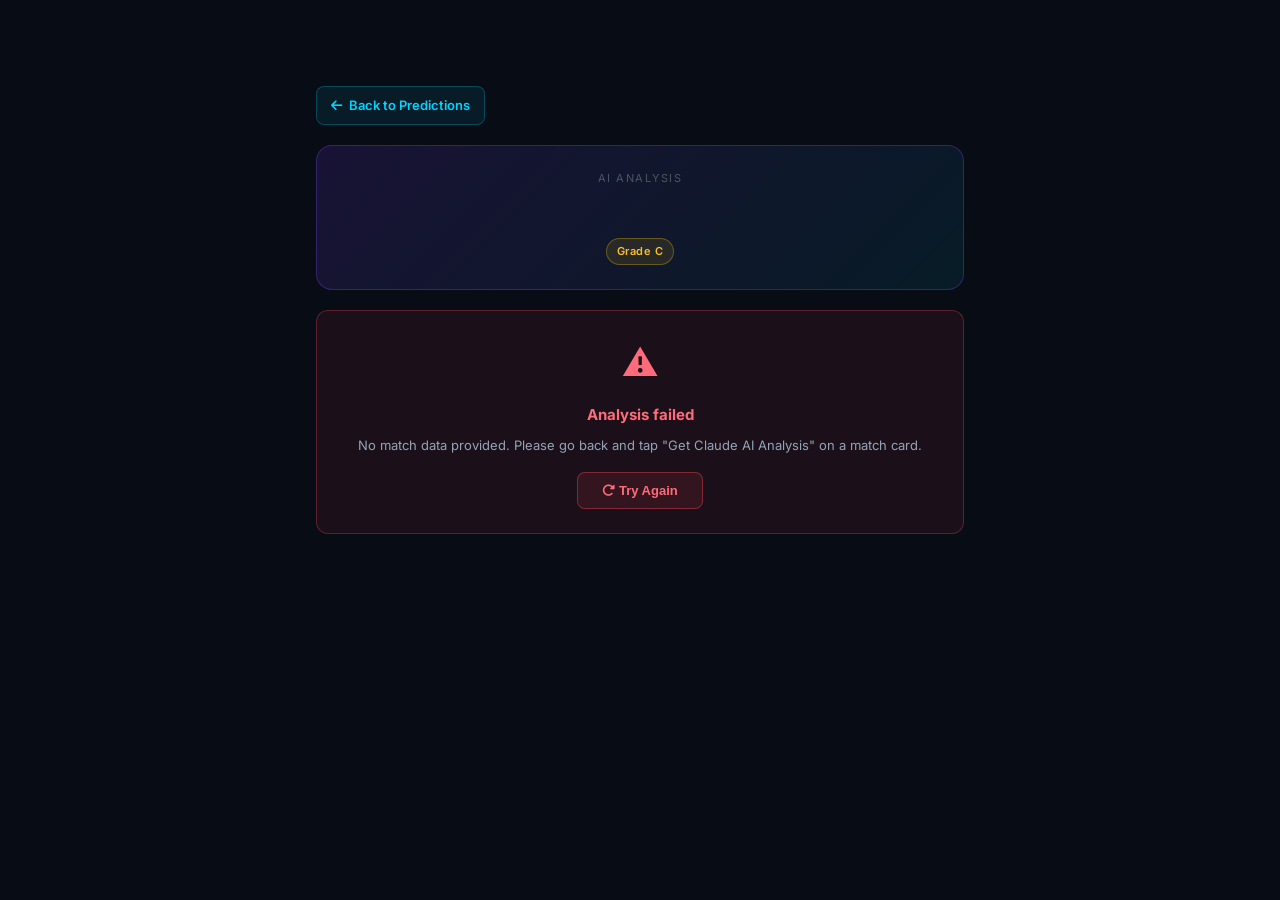
<file: analysis.html>
<!DOCTYPE html>
<html lang="en">
<head>
<meta charset="UTF-8"/>
<meta name="viewport" content="width=device-width, initial-scale=1.0"/>
<title>AI Analysis — OddsOracle</title>
<link rel="stylesheet" href="css/style.css"/>
<link rel="stylesheet" href="https://cdnjs.cloudflare.com/ajax/libs/font-awesome/6.5.0/css/all.min.css"/>
<style>
* { box-sizing: border-box; }

body { background: var(--bg-primary); color: var(--text-primary); min-height: 100vh; }

/* ── Page wrapper ── */
.analysis-page {
  max-width: 680px;
  margin: 0 auto;
  padding: 0 16px 60px;
}

/* ── Back bar ── */
.back-bar {
  display: flex;
  align-items: center;
  gap: 10px;
  padding: 16px 0 8px;
  margin-top: 70px;
}
.back-btn {
  display: inline-flex;
  align-items: center;
  gap: 7px;
  background: rgba(0,212,255,0.08);
  border: 1px solid rgba(0,212,255,0.25);
  border-radius: 8px;
  color: var(--accent-cyan);
  font-size: 13px;
  font-weight: 600;
  padding: 8px 14px;
  cursor: pointer;
  text-decoration: none;
  transition: background 0.2s, border-color 0.2s;
}
.back-btn:hover { background: rgba(0,212,255,0.14); border-color: rgba(0,212,255,0.5); }

/* ── Match hero ── */
.match-hero {
  background: linear-gradient(135deg, rgba(124,58,237,0.15), rgba(0,212,255,0.08));
  border: 1px solid rgba(124,58,237,0.35);
  border-radius: 16px;
  padding: 24px 20px;
  margin: 12px 0 20px;
  text-align: center;
}
.hero-league {
  font-size: 11px;
  letter-spacing: 1.5px;
  text-transform: uppercase;
  color: var(--text-muted);
  margin-bottom: 10px;
}
.hero-teams {
  font-size: 22px;
  font-weight: 800;
  line-height: 1.2;
  color: var(--text-primary);
  word-break: break-word;
  margin-bottom: 14px;
}
.hero-teams span.vs-sep {
  color: var(--text-muted);
  font-weight: 400;
  font-size: 16px;
}
.hero-badges {
  display: flex;
  flex-wrap: wrap;
  gap: 8px;
  justify-content: center;
}
.hero-badge {
  font-size: 11px;
  font-weight: 600;
  padding: 4px 10px;
  border-radius: 20px;
  letter-spacing: 0.5px;
}
.badge-sport  { background: rgba(0,212,255,0.12); border:1px solid rgba(0,212,255,0.3); color: var(--accent-cyan); }
.badge-pick   { background: rgba(0,255,136,0.1);  border:1px solid rgba(0,255,136,0.3); color: var(--accent-green); }
.badge-conf   { background: rgba(167,139,250,0.12); border:1px solid rgba(167,139,250,0.3); color: #a78bfa; }
.badge-grade  { background: rgba(255,200,0,0.1); border:1px solid rgba(255,200,0,0.3); color: var(--accent-yellow); }

/* ── Loading state ── */
.loading-state {
  background: rgba(124,58,237,0.08);
  border: 1px solid rgba(124,58,237,0.25);
  border-left: 3px solid #a78bfa;
  border-radius: 12px;
  padding: 24px 20px;
  margin-top: 4px;
}
.loading-title {
  display: flex;
  align-items: center;
  gap: 10px;
  font-size: 14px;
  font-weight: 700;
  color: #a78bfa;
  margin-bottom: 16px;
}
.spin-icon { animation: spin 1s linear infinite; display: inline-block; }
.skeleton-line {
  height: 10px;
  background: rgba(167,139,250,0.15);
  border-radius: 4px;
  margin-bottom: 8px;
  animation: pulse 1.4s ease infinite;
}
@keyframes pulse { 0%,100%{opacity:1} 50%{opacity:0.4} }
@keyframes spin  { to { transform: rotate(360deg); } }
@keyframes fadeIn { from{opacity:0;transform:translateY(10px)} to{opacity:1;transform:translateY(0)} }

/* ── Analysis result ── */
.analysis-result { animation: fadeIn 0.4s ease; }

/* Verdict banner */
.verdict-banner {
  border-radius: 12px;
  padding: 18px 20px;
  margin-bottom: 16px;
  display: flex;
  align-items: center;
  gap: 14px;
}
.verdict-icon { font-size: 32px; flex-shrink: 0; }
.verdict-label {
  font-size: 11px;
  letter-spacing: 1.5px;
  text-transform: uppercase;
  opacity: 0.7;
  margin-bottom: 4px;
}
.verdict-text { font-size: 22px; font-weight: 800; }

/* Summary */
.section-card {
  background: var(--bg-card);
  border: 1px solid var(--border);
  border-radius: 12px;
  padding: 18px 16px;
  margin-bottom: 14px;
}
.section-title {
  font-size: 11px;
  letter-spacing: 1.5px;
  text-transform: uppercase;
  color: var(--text-muted);
  margin-bottom: 10px;
  display: flex;
  align-items: center;
  gap: 7px;
}
.section-title i { color: var(--accent-cyan); }
.summary-text {
  font-size: 14px;
  line-height: 1.7;
  color: var(--text-secondary);
}

/* Factors grid */
.factors-grid {
  display: grid;
  grid-template-columns: 1fr 1fr;
  gap: 10px;
}
@media (max-width: 480px) { .factors-grid { grid-template-columns: 1fr; } }

.factor-card {
  background: rgba(0,212,255,0.04);
  border: 1px solid var(--border);
  border-radius: 10px;
  padding: 12px;
}
.factor-name {
  font-size: 10px;
  letter-spacing: 1px;
  text-transform: uppercase;
  color: var(--text-muted);
  margin-bottom: 6px;
}
.factor-score-row {
  display: flex;
  align-items: center;
  gap: 8px;
  margin-bottom: 6px;
}
.factor-score {
  font-family: 'JetBrains Mono', monospace;
  font-size: 20px;
  font-weight: 800;
}
.factor-bar-wrap { flex: 1; height: 5px; background: var(--border); border-radius: 3px; overflow: hidden; }
.factor-bar-fill { height: 100%; border-radius: 3px; transition: width 0.6s ease; }
.factor-note { font-size: 12px; color: var(--text-secondary); line-height: 1.5; }

/* Stake + Risk row */
.stake-risk-row {
  display: grid;
  grid-template-columns: 1fr 1fr;
  gap: 12px;
  margin-bottom: 14px;
}
@media (max-width: 380px) { .stake-risk-row { grid-template-columns: 1fr; } }

.info-block {
  background: var(--bg-card);
  border: 1px solid var(--border);
  border-radius: 12px;
  padding: 14px;
  text-align: center;
}
.info-block-label {
  font-size: 10px;
  letter-spacing: 1px;
  text-transform: uppercase;
  color: var(--text-muted);
  margin-bottom: 6px;
}
.info-block-value { font-size: 15px; font-weight: 700; }

/* Error state */
.error-state {
  background: rgba(255,71,87,0.08);
  border: 1px solid rgba(255,71,87,0.3);
  border-radius: 12px;
  padding: 24px 20px;
  text-align: center;
  color: #ff6b7a;
}
.error-state .err-icon { font-size: 36px; margin-bottom: 10px; }
.error-state p { font-size: 13px; color: var(--text-secondary); margin-top: 8px; line-height: 1.6; }
.retry-btn {
  margin-top: 16px;
  padding: 10px 24px;
  background: rgba(255,71,87,0.1);
  border: 1px solid rgba(255,71,87,0.4);
  border-radius: 8px;
  color: #ff6b7a;
  font-size: 13px;
  font-weight: 600;
  cursor: pointer;
  transition: background 0.2s;
}
.retry-btn:hover { background: rgba(255,71,87,0.18); }

/* Mobile tweaks */
@media (max-width: 480px) {
  .back-bar { margin-top: 64px; }
  .match-hero { padding: 18px 14px; }
  .hero-teams { font-size: 18px; }
  .section-card { padding: 14px 12px; }
  .verdict-banner { padding: 14px; gap: 10px; }
  .verdict-text { font-size: 18px; }
  .loading-state { padding: 18px 14px; }
}
</style>
</head>
<body>

<!-- Navbar -->
<div id="navbar-placeholder"></div>

<div class="analysis-page">

  <!-- Back button -->
  <div class="back-bar">
    <a class="back-btn" href="predictions.html">
      <i class="fa fa-arrow-left"></i> Back to Predictions
    </a>
  </div>

  <!-- Match hero — populated by JS -->
  <div class="match-hero" id="matchHero">
    <div class="hero-league" id="heroLeague">Loading…</div>
    <div class="hero-teams" id="heroTeams">&nbsp;</div>
    <div class="hero-badges" id="heroBadges"></div>
  </div>

  <!-- Analysis container -->
  <div id="analysisContainer"></div>

</div>

<!-- Shared JS -->
<script src="js/main.js"></script>
<script>
/* ════════════════════════════════════════════
   ANALYSIS PAGE — reads URL params, calls Claude
   ════════════════════════════════════════════ */

/* Read URL params */
function getParam(name) {
  const u = new URLSearchParams(window.location.search);
  const v = u.get(name);
  return v ? decodeURIComponent(v) : '';
}

const match      = getParam('match');
const home       = getParam('home');
const away       = getParam('away');
const sport      = getParam('sport');
const league     = getParam('league');
const confidence = parseInt(getParam('confidence'), 10) || 0;
const grade      = getParam('grade') || 'C';
const edge       = parseFloat(getParam('edge'))  || 0;
const fair       = parseFloat(getParam('fair'))  || 0;
const odds       = parseFloat(getParam('odds'))  || 0;
const pick       = getParam('pick');
const books      = parseInt(getParam('books'), 10) || 8;
let   outcomes   = [];
try { outcomes = JSON.parse(getParam('outcomes') || '[]'); } catch(e) { outcomes = []; }

/* Update page title */
if (home && away) {
  document.title = home + ' vs ' + away + ' — OddsOracle AI Analysis';
}

/* ── Populate hero ── */
function buildHero() {
  const leagueEl = document.getElementById('heroLeague');
  const teamsEl  = document.getElementById('heroTeams');
  const badgesEl = document.getElementById('heroBadges');

  if (leagueEl) leagueEl.textContent = league || sport || 'AI Analysis';
  if (teamsEl) {
    if (home && away) {
      teamsEl.innerHTML = `${home} <span class="vs-sep">vs</span> ${away}`;
    } else if (match) {
      teamsEl.textContent = match;
    }
  }

  if (badgesEl) {
    const confColor = confidence >= 80 ? 'var(--accent-green)' : confidence >= 68 ? 'var(--accent-yellow)' : 'var(--accent-orange)';
    badgesEl.innerHTML = `
      ${sport   ? `<span class="hero-badge badge-sport">${sport}</span>` : ''}
      ${pick    ? `<span class="hero-badge badge-pick">✓ ${pick}</span>` : ''}
      ${confidence ? `<span class="hero-badge badge-conf" style="color:${confColor}">${confidence}% Confidence</span>` : ''}
      ${grade   ? `<span class="hero-badge badge-grade">Grade ${grade}</span>` : ''}
      ${edge > 0 ? `<span class="hero-badge" style="background:rgba(0,255,136,0.1);border:1px solid rgba(0,255,136,0.3);color:var(--accent-green)">⚡ +${edge}% Edge</span>` : ''}
    `;
  }
}

/* ── Loading skeleton ── */
function showLoading() {
  document.getElementById('analysisContainer').innerHTML = `
    <div class="loading-state">
      <div class="loading-title">
        <span class="spin-icon">🤖</span> Claude AI is analysing this match…
      </div>
      <div class="skeleton-line" style="width:78%"></div>
      <div class="skeleton-line" style="width:95%;animation-delay:0.1s"></div>
      <div class="skeleton-line" style="width:65%;animation-delay:0.2s"></div>
      <div class="skeleton-line" style="width:88%;animation-delay:0.15s;margin-top:16px"></div>
      <div class="skeleton-line" style="width:72%;animation-delay:0.25s"></div>
      <div class="skeleton-line" style="width:50%;animation-delay:0.3s"></div>
    </div>`;
}

/* ── Error state ── */
function showError(msg) {
  document.getElementById('analysisContainer').innerHTML = `
    <div class="error-state">
      <div class="err-icon">⚠️</div>
      <div style="font-size:15px;font-weight:700">Analysis failed</div>
      <p>${msg}</p>
      <button class="retry-btn" onclick="runAnalysis()"><i class="fa fa-rotate-right"></i> Try Again</button>
    </div>`;
}

/* ── Factor colour helper ── */
function factorColor(score) {
  if (score >= 8) return 'var(--accent-green)';
  if (score >= 6) return 'var(--accent-yellow)';
  if (score >= 4) return 'var(--accent-orange)';
  return '#ff4757';
}

/* ── Render result ── */
function renderResult(data) {
  const verdictColors = { BET: 'var(--accent-green)', MONITOR: 'var(--accent-yellow)', PASS: '#ff4757' };
  const verdictBg     = { BET: 'rgba(0,255,136,0.09)', MONITOR: 'rgba(255,200,0,0.09)', PASS: 'rgba(255,71,87,0.09)' };
  const verdictBorder = { BET: 'rgba(0,255,136,0.3)',  MONITOR: 'rgba(255,200,0,0.3)',  PASS: 'rgba(255,71,87,0.3)' };
  const verdictIcons  = { BET: '✅', MONITOR: '👁️', PASS: '❌' };
  const verdictDesc   = { BET: 'Strong Signal — Place this bet', MONITOR: 'Watch closely — conditions may improve', PASS: 'Skip this match — risk outweighs reward' };

  const col    = verdictColors[data.verdict] || 'var(--accent-cyan)';
  const bg     = verdictBg[data.verdict]     || 'rgba(0,212,255,0.08)';
  const border = verdictBorder[data.verdict] || 'rgba(0,212,255,0.25)';
  const icon   = verdictIcons[data.verdict]  || '🤖';
  const desc   = verdictDesc[data.verdict]   || '';

  /* Factors — Claude returns [{name, signal, detail}] array */
  const signalColors = { Strong: 'var(--accent-green)', Neutral: 'var(--accent-yellow)', Weak: '#ff4757' };
  const signalIcons  = { Strong: '▲', Neutral: '●', Weak: '▼' };
  const signalScore  = { Strong: 8, Neutral: 5, Weak: 2 };

  const factors = Array.isArray(data.factors) ? data.factors : [];
  let factorsHtml = '';
  factors.forEach(f => {
    const name   = f.name   || '';
    const signal = f.signal || 'Neutral';
    const detail = f.detail || '';
    const score  = signalScore[signal] || 5;
    const fc     = signalColors[signal] || 'var(--accent-yellow)';
    const arrow  = signalIcons[signal]  || '●';
    factorsHtml += `
      <div class="factor-card">
        <div class="factor-name">${name}</div>
        <div class="factor-score-row">
          <span class="factor-score" style="color:${fc}">${arrow}</span>
          <span style="font-size:11px;font-weight:700;color:${fc};margin-left:2px">${signal}</span>
          <div class="factor-bar-wrap">
            <div class="factor-bar-fill" style="width:${score*10}%;background:${fc}"></div>
          </div>
        </div>
        <div class="factor-note">${detail}</div>
      </div>`;
  });

  const riskColors = { Low: 'var(--accent-green)', Medium: 'var(--accent-yellow)', High: '#ff4757' };
  const rc = riskColors[data.risk_level] || 'var(--accent-cyan)';

  document.getElementById('analysisContainer').innerHTML = `
    <div class="analysis-result">

      <!-- Verdict -->
      <div class="verdict-banner" style="background:${bg};border:1px solid ${border}">
        <div class="verdict-icon">${icon}</div>
        <div>
          <div class="verdict-label">Claude AI Verdict</div>
          <div class="verdict-text" style="color:${col}">${data.verdict}</div>
          <div style="font-size:12px;color:var(--text-secondary);margin-top:4px">${desc}</div>
        </div>
      </div>

      <!-- Summary -->
      <div class="section-card">
        <div class="section-title"><i class="fa fa-brain"></i> Analysis Summary</div>
        <div class="summary-text">${data.summary || 'No summary available.'}</div>
      </div>

      <!-- Factors -->
      ${factors.length ? `
      <div class="section-card">
        <div class="section-title"><i class="fa fa-chart-bar"></i> 6-Factor Breakdown</div>
        <div class="factors-grid">${factorsHtml}</div>
      </div>` : ''}

      <!-- Stake & Risk -->
      <div class="stake-risk-row">
        <div class="info-block">
          <div class="info-block-label"><i class="fa fa-coins"></i> Stake Advice</div>
          <div class="info-block-value" style="color:var(--accent-cyan)">${data.stake_advice || '—'}</div>
        </div>
        <div class="info-block">
          <div class="info-block-label"><i class="fa fa-shield"></i> Risk Level</div>
          <div class="info-block-value" style="color:${rc}">${data.risk_level || '—'}</div>
        </div>
      </div>

      <!-- Disclaimer -->
      <div style="text-align:center;padding:16px 0 8px;font-size:11px;color:var(--text-muted);line-height:1.6">
        Analysis powered by Claude AI · For informational purposes only<br>
        Always bet responsibly within your means
      </div>
    </div>`;
}

/* ── Fetch analysis from Claude ── */
async function runAnalysis() {
  showLoading();

  const payload = {
    match,
    home,
    away,
    sport,
    league,
    confidence,
    grade,
    edge,
    fair_prob:  fair,
    best_odds:  odds,
    pick,
    book_count: books,
    outcomes,
  };

  try {
    const res  = await fetch('api/claude.php', {
      method:  'POST',
      headers: { 'Content-Type': 'application/json' },
      body:    JSON.stringify(payload),
    });

    const rawText = await res.text();

    let data;
    try {
      data = JSON.parse(rawText);
    } catch(parseErr) {
      showError('Server returned an unexpected response (HTTP ' + res.status + '):<br><pre style="font-size:10px;color:var(--text-muted);white-space:pre-wrap;word-break:break-all;max-height:200px;overflow-y:auto;margin-top:8px">' + rawText.substring(0, 500) + '</pre>');
      return;
    }

    if (data.success) {
      renderResult(data);
    } else {
      const detail = data.http_code ? ` (HTTP ${data.http_code})` : '';
      showError((data.message || 'Claude returned an error.') + detail + '<br><small style="color:var(--text-muted)">Please check your API key in api/config.php</small>');
    }
  } catch (e) {
    showError('Network error: ' + e.message);
  }
}

/* ── Boot ── */
buildHero();
if (!match && !home) {
  showError('No match data provided. Please go back and tap "Get Claude AI Analysis" on a match card.');
} else {
  runAnalysis();
}
</script>
</body>
</html>
</file>
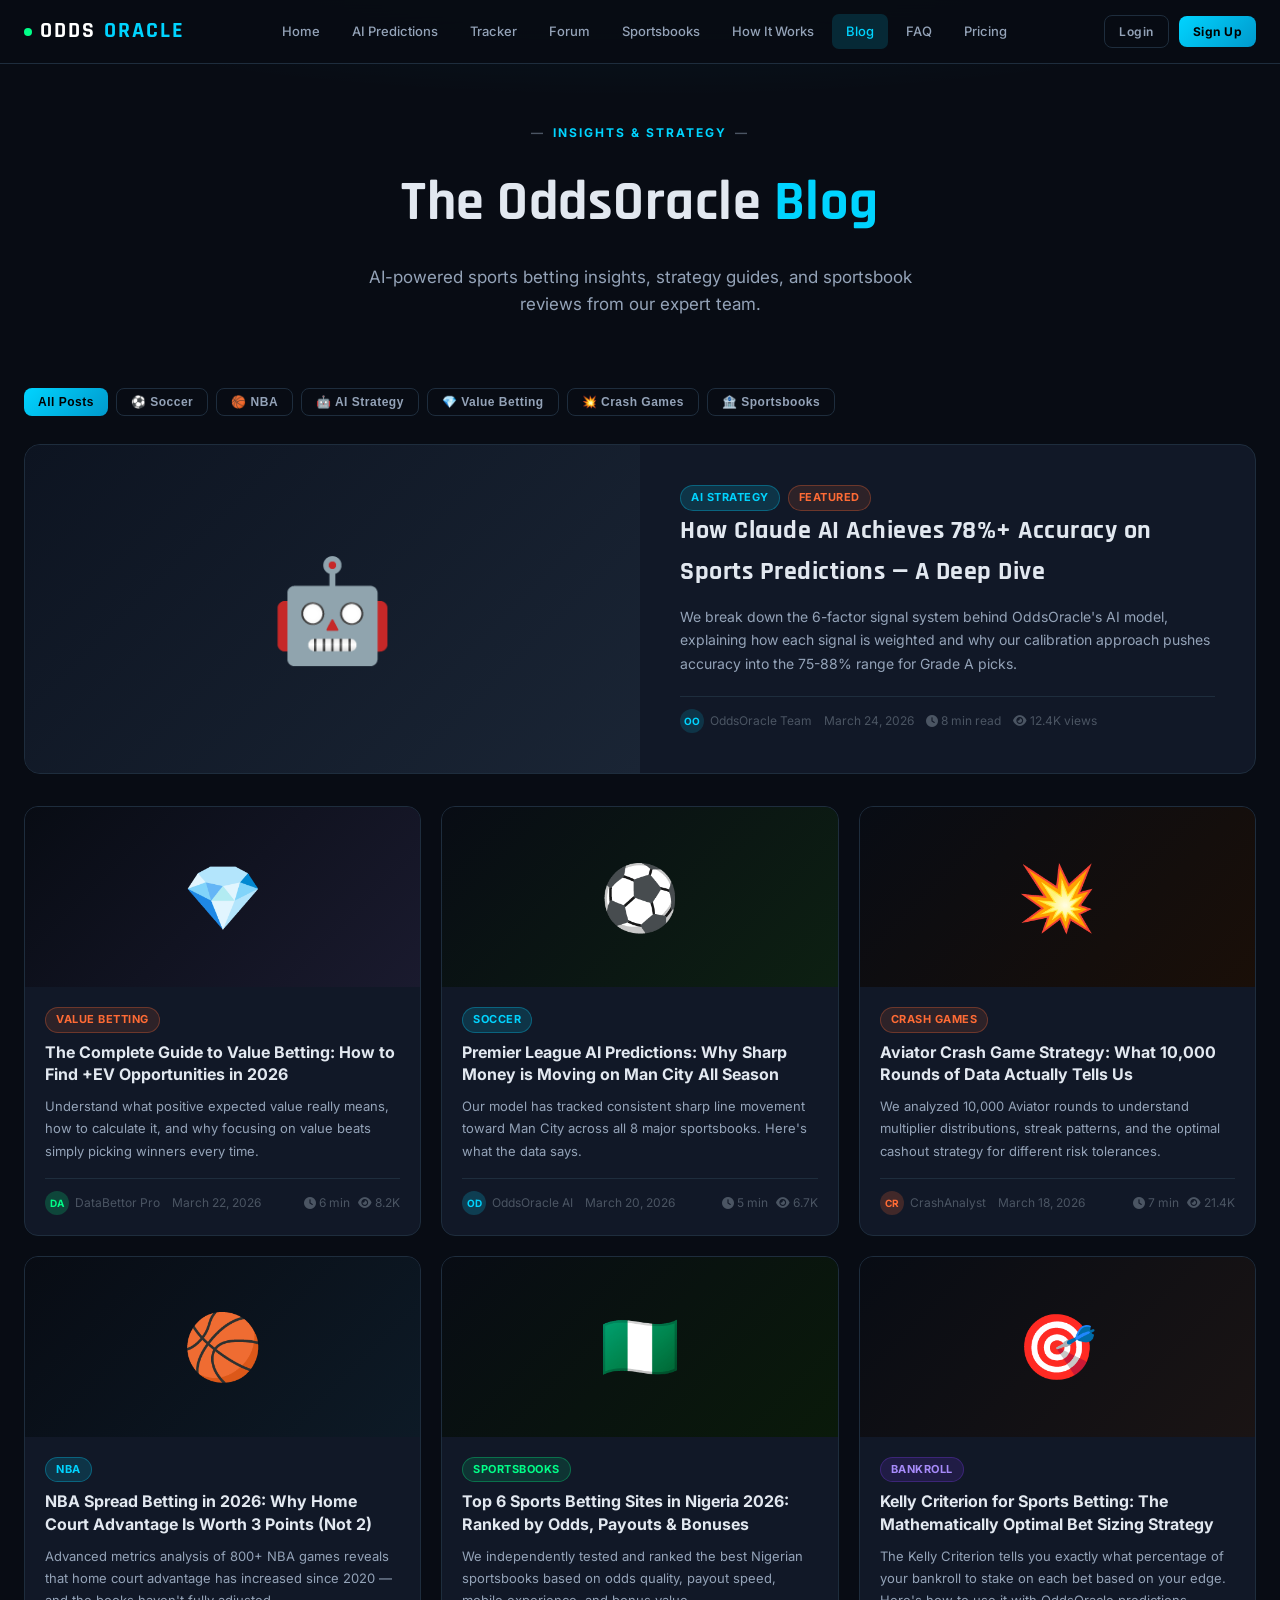
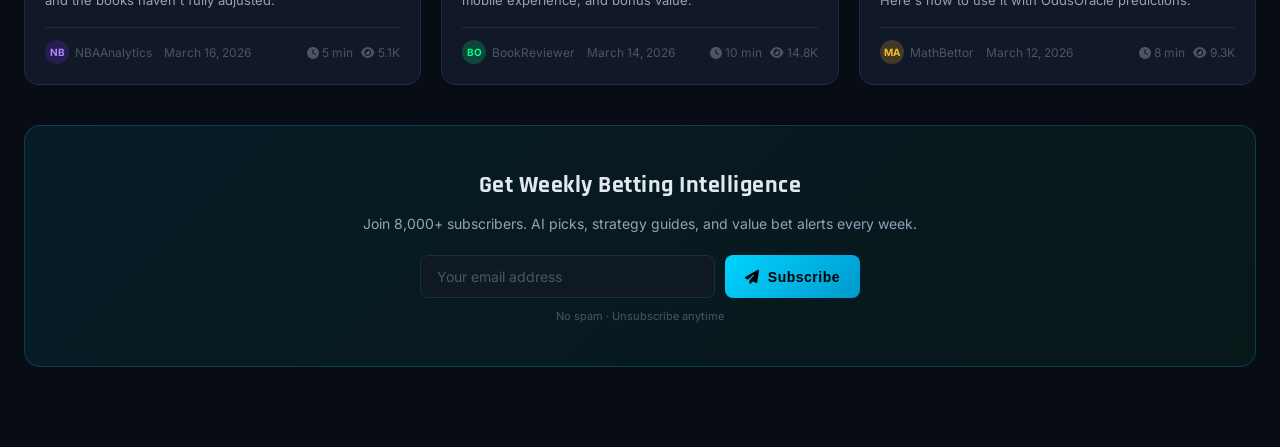
<file: blog.html>
<!DOCTYPE html>
<html lang="en">
<head>
<meta charset="UTF-8"/>
<meta name="viewport" content="width=device-width, initial-scale=1.0"/>
<title>Blog — OddsOracle Intelligence</title>
<link rel="stylesheet" href="css/style.css"/>
<link rel="stylesheet" href="https://cdnjs.cloudflare.com/ajax/libs/font-awesome/6.5.0/css/all.min.css"/>
<style>
.blog-card { background: var(--bg-card); border: 1px solid var(--border); border-radius: 14px; overflow: hidden; transition: var(--transition); display: flex; flex-direction: column; }
.blog-card:hover { border-color: var(--border-bright); transform: translateY(-3px); box-shadow: 0 8px 30px rgba(0,0,0,0.3); }
.blog-thumb { height: 180px; display: flex; align-items: center; justify-content: center; font-size: 64px; position: relative; overflow: hidden; }
.blog-body { padding: 20px; flex: 1; display: flex; flex-direction: column; }
.blog-cat { font-size: 11px; font-weight: 700; text-transform: uppercase; letter-spacing: 1px; margin-bottom: 8px; }
.blog-title { font-size: 16px; font-weight: 700; margin-bottom: 10px; line-height: 1.4; cursor: pointer; }
.blog-title:hover { color: var(--accent-cyan); }
.blog-excerpt { font-size: 13px; color: var(--text-secondary); line-height: 1.7; flex: 1; margin-bottom: 16px; }
.blog-meta { display: flex; align-items: center; gap: 12px; font-size: 12px; color: var(--text-muted); border-top: 1px solid var(--border); padding-top: 12px; }
.blog-author { display: flex; align-items: center; gap: 6px; }
.author-av { width: 24px; height: 24px; border-radius: 50%; display: flex; align-items: center; justify-content: center; font-size: 10px; font-weight: 700; }

/* Featured post */
.blog-featured { background: var(--bg-card); border: 1px solid var(--border); border-radius: 16px; overflow: hidden; margin-bottom: 32px; display: grid; grid-template-columns: 1fr 1fr; transition: var(--transition); }
@media(max-width:768px){ .blog-featured { grid-template-columns:1fr; } }
.blog-featured:hover { border-color: var(--accent-cyan); }
.blog-featured-thumb { min-height: 300px; display: flex; align-items: center; justify-content: center; font-size: 100px; }
.blog-featured-body { padding: 40px; display: flex; flex-direction: column; justify-content: center; }
.blog-featured-body h2 { font-size: 1.6rem; margin-bottom: 12px; }

/* Newsletter */
.newsletter-box { background: linear-gradient(135deg, rgba(0,212,255,0.08), rgba(0,255,136,0.05)); border: 1px solid rgba(0,212,255,0.2); border-radius: 16px; padding: 40px; text-align: center; }

/* ── Mobile responsive ── */
@media(max-width:768px){
  .blog-featured { grid-template-columns: 1fr; }
  .blog-featured-thumb { min-height: 180px; font-size: 72px; }
  .blog-featured-body { padding: 20px; }
  .blog-featured-body h2 { font-size: 1.3rem; }
  .blog-thumb { height: 140px; font-size: 48px; }
  .newsletter-box { padding: 24px 16px; }
}
@media(max-width:480px){
  .blog-body { padding: 14px; }
  .blog-title { font-size: 14px; }
  .blog-excerpt { font-size: 12px; }
  .blog-thumb { height: 120px; font-size: 40px; }
  .blog-featured-body { padding: 16px; }
  .newsletter-box { padding: 20px 12px; border-radius: 12px; }
}
</style>
</head>
<body>
<nav class="navbar">
  <div class="navbar-inner">
    <a href="index.html" class="logo"><div class="logo-dot"></div>ODDS<span>ORACLE</span></a>
    <div class="nav-links" id="navLinks">
      <a href="index.html" class="nav-link">Home</a>
      <a href="predictions.html" class="nav-link">AI Predictions</a>
      <a href="tracker.html" class="nav-link">Tracker</a>
      <a href="forum.html" class="nav-link">Forum</a>
      <a href="sportsbooks.html" class="nav-link">Sportsbooks</a>
      <a href="how-it-works.html" class="nav-link">How It Works</a>
      <a href="blog.html" class="nav-link active">Blog</a>
      <a href="faq.html" class="nav-link">FAQ</a>
      <div style="margin-top:8px;padding-top:8px;border-top:1px solid var(--border);display:flex;gap:8px;padding:10px 14px 4px" class="hide-desktop">
        <a href="login.html" class="btn btn-ghost btn-sm" style="flex:1;justify-content:center">Login</a>
        <a href="register.html" class="btn btn-primary btn-sm" style="flex:1;justify-content:center">Sign Up</a>
      </div>      <a href="payment.html" class="nav-link">Pricing</a>
    </div>
    <div class="nav-actions">
      <a href="login.html" class="btn btn-ghost btn-sm">Login</a>
      <a href="register.html" class="btn btn-primary btn-sm">Sign Up</a>
      <div class="hamburger" id="hamburger"><span></span><span></span><span></span></div>
    </div>
  </div>
</nav>

<div class="page-hero" style="padding-bottom:40px">
  <div class="container">
    <div class="hero-tag">Insights & Strategy</div>
    <h1>The OddsOracle <span class="text-cyan">Blog</span></h1>
    <p>AI-powered sports betting insights, strategy guides, and sportsbook reviews from our expert team.</p>
  </div>
</div>

<div class="container" style="padding-bottom:80px">
  <!-- Category filter -->
  <div style="display:flex;gap:8px;flex-wrap:wrap;margin-bottom:28px">
    <button class="btn btn-primary btn-sm" id="filterAll">All Posts</button>
    <button class="btn btn-ghost btn-sm">⚽ Soccer</button>
    <button class="btn btn-ghost btn-sm">🏀 NBA</button>
    <button class="btn btn-ghost btn-sm">🤖 AI Strategy</button>
    <button class="btn btn-ghost btn-sm">💎 Value Betting</button>
    <button class="btn btn-ghost btn-sm">💥 Crash Games</button>
    <button class="btn btn-ghost btn-sm">🏦 Sportsbooks</button>
  </div>

  <!-- Featured post -->
  <div class="blog-featured reveal" style="cursor:pointer" onclick="window.location.href='#'">
    <div class="blog-featured-thumb" style="background:linear-gradient(135deg,#0d1421,#1a2535)">🤖</div>
    <div class="blog-featured-body">
      <div class="flex gap-8 mb-12"><span class="badge badge-cyan">AI STRATEGY</span><span class="badge badge-orange">FEATURED</span></div>
      <h2>How Claude AI Achieves 78%+ Accuracy on Sports Predictions — A Deep Dive</h2>
      <p style="color:var(--text-secondary);font-size:14px;line-height:1.7;margin-bottom:20px">We break down the 6-factor signal system behind OddsOracle's AI model, explaining how each signal is weighted and why our calibration approach pushes accuracy into the 75-88% range for Grade A picks.</p>
      <div class="blog-meta">
        <div class="blog-author"><div class="author-av" style="background:var(--accent-cyan-dim);color:var(--accent-cyan)">OO</div> OddsOracle Team</div>
        <span>March 24, 2026</span>
        <span><i class="fa fa-clock"></i> 8 min read</span>
        <span><i class="fa fa-eye"></i> 12.4K views</span>
      </div>
    </div>
  </div>

  <!-- Blog grid -->
  <div class="grid-3 reveal" id="blogGrid"></div>

  <!-- Newsletter -->
  <div class="newsletter-box reveal mt-40">
    <h3 style="font-size:1.5rem;margin-bottom:8px">Get Weekly Betting Intelligence</h3>
    <p style="color:var(--text-secondary);margin-bottom:20px;font-size:14px">Join 8,000+ subscribers. AI picks, strategy guides, and value bet alerts every week.</p>
    <div style="display:flex;gap:10px;max-width:440px;margin:0 auto">
      <input type="email" class="form-input flex-1" placeholder="Your email address"/>
      <button class="btn btn-primary" onclick="showToast('Subscribed! Check your inbox 🎉','success')"><i class="fa fa-paper-plane"></i> Subscribe</button>
    </div>
    <p style="font-size:11px;color:var(--text-muted);margin-top:10px">No spam · Unsubscribe anytime</p>
  </div>
</div>

<script src="js/main.js"></script>
<script>
const BLOG_POSTS = [
  { emoji:'💎', bg:'linear-gradient(135deg,#080c14,#1a1a2e)', cat:'VALUE BETTING', catColor:'badge-orange', title:'The Complete Guide to Value Betting: How to Find +EV Opportunities in 2026', excerpt:'Understand what positive expected value really means, how to calculate it, and why focusing on value beats simply picking winners every time.', author:'DataBettor Pro', avBg:'rgba(0,255,136,0.2)', avColor:'var(--accent-green)', date:'March 22, 2026', readTime:'6 min', views:'8.2K' },
  { emoji:'⚽', bg:'linear-gradient(135deg,#080c14,#0d2012)', cat:'SOCCER', catColor:'badge-cyan', title:'Premier League AI Predictions: Why Sharp Money is Moving on Man City All Season', excerpt:'Our model has tracked consistent sharp line movement toward Man City across all 8 major sportsbooks. Here\'s what the data says.', author:'OddsOracle AI', avBg:'rgba(0,212,255,0.2)', avColor:'var(--accent-cyan)', date:'March 20, 2026', readTime:'5 min', views:'6.7K' },
  { emoji:'💥', bg:'linear-gradient(135deg,#080c14,#1a0f08)', cat:'CRASH GAMES', catColor:'badge-orange', title:'Aviator Crash Game Strategy: What 10,000 Rounds of Data Actually Tells Us', excerpt:'We analyzed 10,000 Aviator rounds to understand multiplier distributions, streak patterns, and the optimal cashout strategy for different risk tolerances.', author:'CrashAnalyst', avBg:'rgba(255,107,53,0.2)', avColor:'var(--accent-orange)', date:'March 18, 2026', readTime:'7 min', views:'21.4K' },
  { emoji:'🏀', bg:'linear-gradient(135deg,#080c14,#0d1a26)', cat:'NBA', catColor:'badge-cyan', title:'NBA Spread Betting in 2026: Why Home Court Advantage Is Worth 3 Points (Not 2)', excerpt:'Advanced metrics analysis of 800+ NBA games reveals that home court advantage has increased since 2020 — and the books haven\'t fully adjusted.', author:'NBAAnalytics', avBg:'rgba(124,58,237,0.2)', avColor:'#a78bfa', date:'March 16, 2026', readTime:'5 min', views:'5.1K' },
  { emoji:'🇳🇬', bg:'linear-gradient(135deg,#080c14,#0a1a0a)', cat:'SPORTSBOOKS', catColor:'badge-green', title:'Top 6 Sports Betting Sites in Nigeria 2026: Ranked by Odds, Payouts & Bonuses', excerpt:'We independently tested and ranked the best Nigerian sportsbooks based on odds quality, payout speed, mobile experience, and bonus value.', author:'BookReviewer', avBg:'rgba(0,255,136,0.2)', avColor:'var(--accent-green)', date:'March 14, 2026', readTime:'10 min', views:'14.8K' },
  { emoji:'🎯', bg:'linear-gradient(135deg,#080c14,#1a1414)', cat:'BANKROLL', catColor:'badge-purple', title:'Kelly Criterion for Sports Betting: The Mathematically Optimal Bet Sizing Strategy', excerpt:'The Kelly Criterion tells you exactly what percentage of your bankroll to stake on each bet based on your edge. Here\'s how to use it with OddsOracle predictions.', author:'MathBettor', avBg:'rgba(251,191,36,0.2)', avColor:'var(--accent-yellow)', date:'March 12, 2026', readTime:'8 min', views:'9.3K' },
];

const grid = document.getElementById('blogGrid');
BLOG_POSTS.forEach(p => {
  grid.innerHTML += `
    <div class="blog-card" onclick="window.location.href='#'">
      <div class="blog-thumb" style="background:${p.bg}">${p.emoji}</div>
      <div class="blog-body">
        <div class="blog-cat"><span class="badge ${p.catColor}">${p.cat}</span></div>
        <div class="blog-title">${p.title}</div>
        <div class="blog-excerpt">${p.excerpt}</div>
        <div class="blog-meta">
          <div class="blog-author"><div class="author-av" style="background:${p.avBg};color:${p.avColor}">${p.author.slice(0,2).toUpperCase()}</div>${p.author}</div>
          <span>${p.date}</span>
          <span class="flex gap-8" style="margin-left:auto"><span><i class="fa fa-clock"></i> ${p.readTime}</span><span><i class="fa fa-eye"></i> ${p.views}</span></span>
        </div>
      </div>
    </div>`;
});
</script>
</body>
</html>
</file>
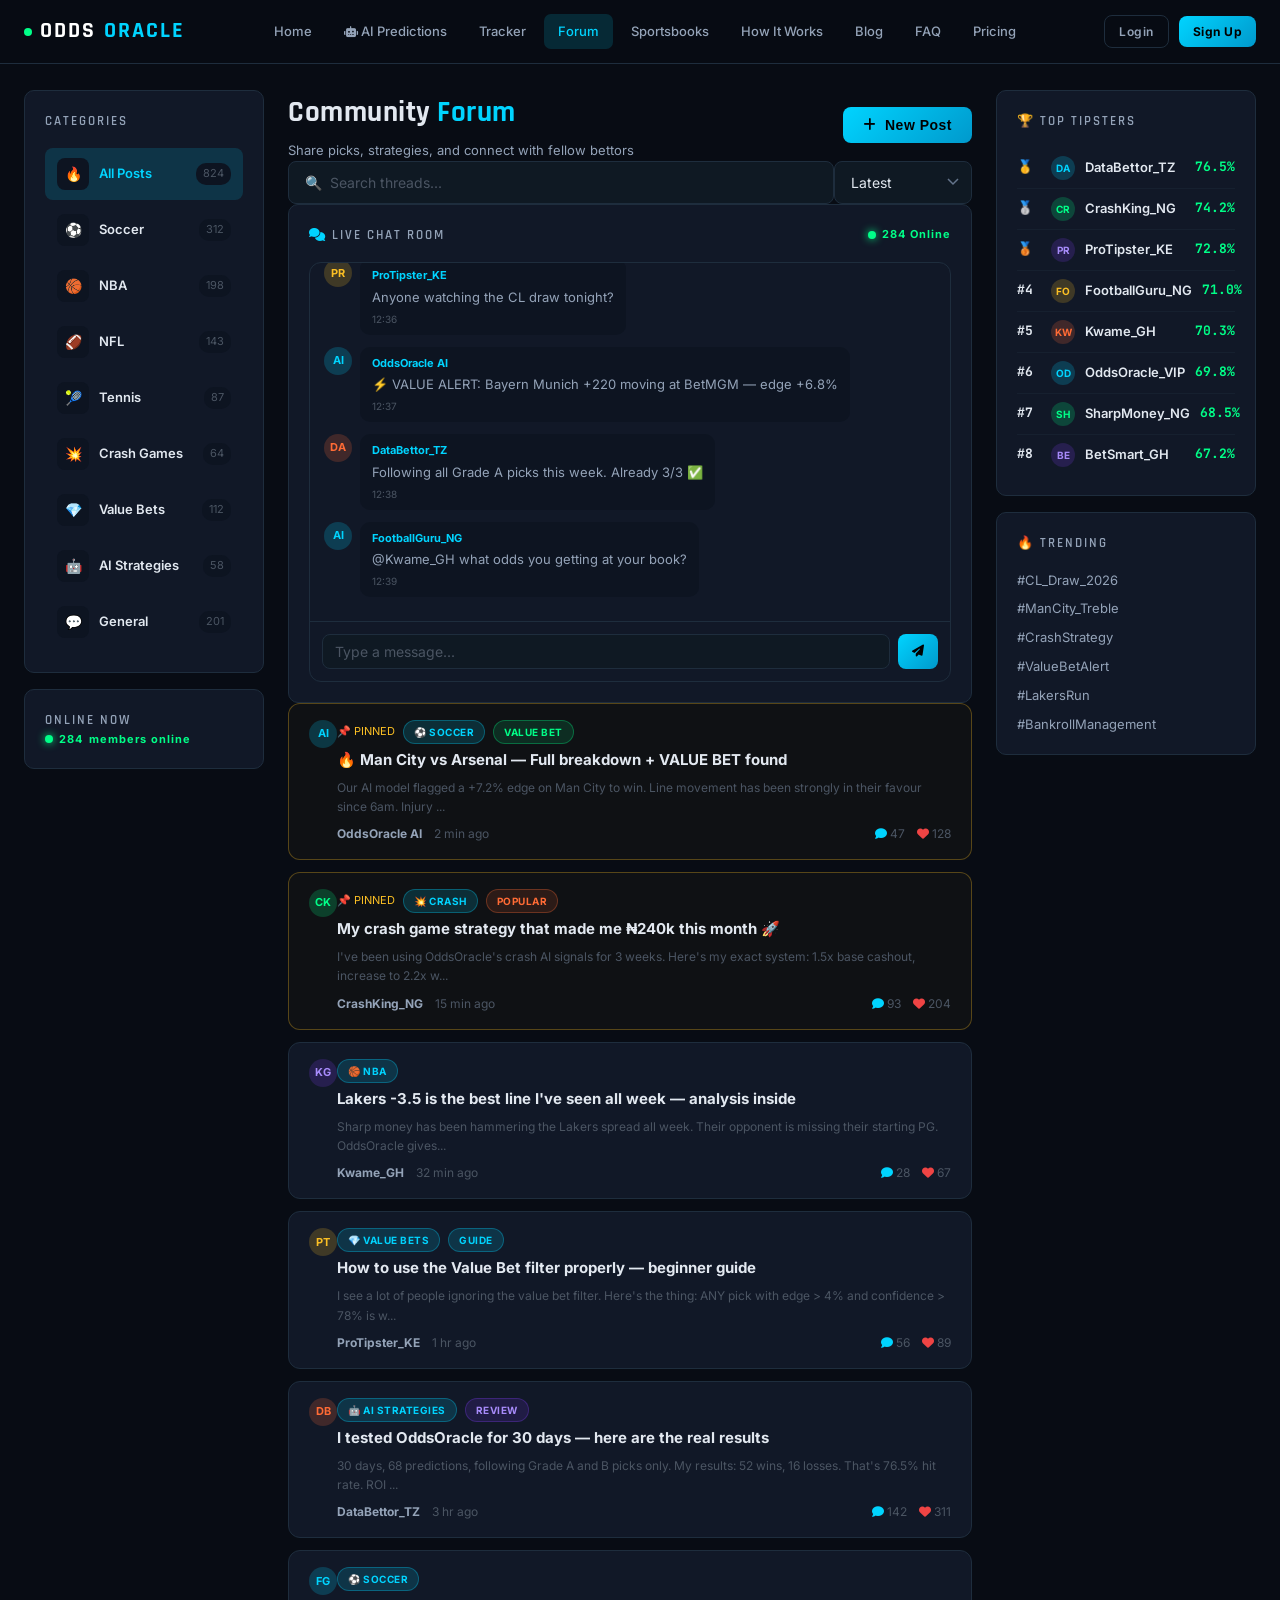
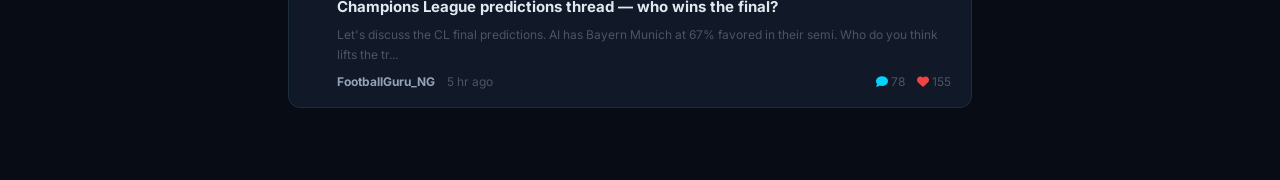
<file: forum.html>
<!DOCTYPE html>
<html lang="en">
<head>
<meta charset="UTF-8"/>
<meta name="viewport" content="width=device-width, initial-scale=1.0"/>
<title>Forum — OddsOracle Community</title>
<link rel="stylesheet" href="css/style.css"/>
<link rel="stylesheet" href="https://cdnjs.cloudflare.com/ajax/libs/font-awesome/6.5.0/css/all.min.css"/>
<style>
.forum-layout { display: grid; grid-template-columns: 240px 1fr 260px; gap: 24px; padding: 90px 0 60px; }
@media(max-width:1100px){ .forum-layout { grid-template-columns:1fr; } .forum-sidebar-left, .forum-sidebar-right { display: none; } }
@media(max-width:768px){
  .forum-layout { padding: 76px 0 40px; gap: 16px; }
  .thread-card { padding: 12px 14px; }
  .thread-title { font-size: 14px; }
  .thread-meta { gap: 8px; font-size: 11px; }
  .thread-stats { gap: 8px; }
  .chat-box { height: 340px; }
}
@media(max-width:480px){
  .forum-layout { padding: 68px 0 32px; }
  .thread-card { padding: 10px 12px; }
  .thread-title { font-size: 13px; }
  .chat-box { height: 300px; }
  .chat-bubble { max-width: 92%; }
}
.forum-sidebar-left, .forum-sidebar-right { position: sticky; top: 84px; height: fit-content; }

/* Category list */
.cat-item { display: flex; align-items: center; gap: 10px; padding: 10px 12px; border-radius: 8px; cursor: pointer; transition: var(--transition); margin-bottom: 4px; }
.cat-item:hover, .cat-item.active { background: var(--accent-cyan-dim); color: var(--accent-cyan); }
.cat-icon { width: 32px; height: 32px; border-radius: 8px; display: flex; align-items: center; justify-content: center; font-size: 14px; background: var(--bg-secondary); flex-shrink: 0; }
.cat-name { font-size: 13px; font-weight: 600; }
.cat-count { margin-left: auto; font-size: 11px; color: var(--text-muted); background: var(--bg-secondary); padding: 2px 7px; border-radius: 10px; }

/* Thread card */
.thread-card { background: var(--bg-card); border: 1px solid var(--border); border-radius: 12px; padding: 16px 20px; margin-bottom: 12px; cursor: pointer; transition: var(--transition); }
.thread-card:hover { border-color: var(--border-bright); transform: translateX(3px); }
.thread-card.pinned { border-color: rgba(251,191,36,0.3); background: rgba(251,191,36,0.03); }
.thread-title { font-size: 15px; font-weight: 700; margin-bottom: 6px; color: var(--text-primary); }
.thread-title:hover { color: var(--accent-cyan); }
.thread-meta { display: flex; align-items: center; gap: 12px; font-size: 12px; color: var(--text-muted); flex-wrap: wrap; }
.thread-stats { display: flex; gap: 12px; margin-left: auto; }

/* User avatar mini */
.avatar-sm { width: 28px; height: 28px; border-radius: 50%; display: flex; align-items: center; justify-content: center; font-size: 11px; font-weight: 700; flex-shrink: 0; }
.av1 { background: rgba(0,212,255,0.2); color: var(--accent-cyan); }
.av2 { background: rgba(0,255,136,0.2); color: var(--accent-green); }
.av3 { background: rgba(124,58,237,0.2); color: #a78bfa; }
.av4 { background: rgba(251,191,36,0.2); color: var(--accent-yellow); }
.av5 { background: rgba(255,107,53,0.2); color: var(--accent-orange); }

/* Chat panel */
.chat-box { background: var(--bg-card); border: 1px solid var(--border); border-radius: 12px; height: 420px; display: flex; flex-direction: column; }
.chat-msgs { flex: 1; overflow-y: auto; padding: 14px; }
.chat-msg { display: flex; gap: 8px; margin-bottom: 12px; }
.chat-bubble { background: var(--bg-secondary); border-radius: 10px; padding: 8px 12px; max-width: 85%; }
.chat-name { font-size: 11px; font-weight: 700; color: var(--accent-cyan); margin-bottom: 2px; }
.chat-text { font-size: 13px; color: var(--text-secondary); }
.chat-time { font-size: 10px; color: var(--text-muted); margin-top: 3px; }
.chat-input-row { padding: 12px; border-top: 1px solid var(--border); display: flex; gap: 8px; }

/* Leaderboard */
.lb-row { display: flex; align-items: center; gap: 10px; padding: 8px 0; border-bottom: 1px solid rgba(30,45,61,0.4); }
.lb-row:last-child { border-bottom: none; }
.lb-rank { font-family: 'JetBrains Mono', monospace; font-size: 13px; font-weight: 700; width: 24px; flex-shrink: 0; }
.lb-name { font-size: 13px; font-weight: 600; flex: 1; }
.lb-pct { font-family: 'JetBrains Mono', monospace; font-size: 13px; font-weight: 700; color: var(--accent-green); }
</style>
</head>
<body>
<!-- NAVBAR -->
<nav class="navbar">
  <div class="navbar-inner">
    <a href="index.html" class="logo"><div class="logo-dot"></div>ODDS<span>ORACLE</span></a>
    <div class="nav-links" id="navLinks">
      <a href="index.html" class="nav-link">Home</a>
      <a href="predictions.html" class="nav-link"><i class="fa fa-robot" style="font-size:11px"></i> AI Predictions</a>
      <a href="tracker.html" class="nav-link">Tracker</a>
      <a href="forum.html" class="nav-link active">Forum</a>
      <a href="sportsbooks.html" class="nav-link">Sportsbooks</a>
      <a href="how-it-works.html" class="nav-link">How It Works</a>
      <a href="blog.html" class="nav-link">Blog</a>
      <a href="faq.html" class="nav-link">FAQ</a>
      <div style="margin-top:8px;padding-top:8px;border-top:1px solid var(--border);display:flex;gap:8px;padding:10px 14px 4px" class="hide-desktop">
        <a href="login.html" class="btn btn-ghost btn-sm" style="flex:1;justify-content:center">Login</a>
        <a href="register.html" class="btn btn-primary btn-sm" style="flex:1;justify-content:center">Sign Up</a>
      </div>      <a href="payment.html" class="nav-link">Pricing</a>
    </div>
    <div class="nav-actions">
      <a href="login.html" class="btn btn-ghost btn-sm">Login</a>
      <a href="register.html" class="btn btn-primary btn-sm">Sign Up</a>
      <div class="hamburger" id="hamburger"><span></span><span></span><span></span></div>
    </div>
  </div>
</nav>

<div class="container">
  <div class="forum-layout">

    <!-- LEFT: Categories -->
    <div class="forum-sidebar-left">
      <div class="card">
        <div class="card-title mb-16">CATEGORIES</div>
        <div class="cat-item active"><div class="cat-icon">🔥</div><span class="cat-name">All Posts</span><span class="cat-count">824</span></div>
        <div class="cat-item"><div class="cat-icon">⚽</div><span class="cat-name">Soccer</span><span class="cat-count">312</span></div>
        <div class="cat-item"><div class="cat-icon">🏀</div><span class="cat-name">NBA</span><span class="cat-count">198</span></div>
        <div class="cat-item"><div class="cat-icon">🏈</div><span class="cat-name">NFL</span><span class="cat-count">143</span></div>
        <div class="cat-item"><div class="cat-icon">🎾</div><span class="cat-name">Tennis</span><span class="cat-count">87</span></div>
        <div class="cat-item"><div class="cat-icon">💥</div><span class="cat-name">Crash Games</span><span class="cat-count">64</span></div>
        <div class="cat-item"><div class="cat-icon">💎</div><span class="cat-name">Value Bets</span><span class="cat-count">112</span></div>
        <div class="cat-item"><div class="cat-icon">🤖</div><span class="cat-name">AI Strategies</span><span class="cat-count">58</span></div>
        <div class="cat-item"><div class="cat-icon">💬</div><span class="cat-name">General</span><span class="cat-count">201</span></div>
      </div>
      <div class="card mt-16">
        <div class="card-title mb-12">ONLINE NOW</div>
        <div class="flex gap-8" style="flex-wrap:wrap">
          <span class="live-badge"><span class="live-dot"></span> <span id="onlineCount">284</span> members online</span>
        </div>
      </div>
    </div>

    <!-- CENTER: Threads -->
    <div>
      <div class="flex-between mb-20" style="flex-wrap:wrap;gap:12px">
        <div>
          <h2 style="font-size:1.8rem">Community <span class="text-cyan">Forum</span></h2>
          <p style="color:var(--text-secondary);font-size:13px;margin-top:4px">Share picks, strategies, and connect with fellow bettors</p>
        </div>
        <button class="btn btn-primary" onclick="showNewPost()"><i class="fa fa-plus"></i> New Post</button>
      </div>

      <!-- Search -->
      <div class="flex gap-10 mb-20">
        <input type="text" class="form-input flex-1" placeholder="🔍  Search threads..." id="forumSearch"/>
        <select class="form-input form-select" style="width:140px">
          <option>Latest</option><option>Most Liked</option><option>Most Replies</option><option>Unanswered</option>
        </select>
      </div>

      <!-- Live Chat -->
      <div class="card mb-20">
        <div class="card-header">
          <span class="card-title"><i class="fa fa-comments" style="color:var(--accent-cyan)"></i> Live Chat Room</span>
          <span class="live-badge"><span class="live-dot"></span> 284 Online</span>
        </div>
        <div class="chat-box">
          <div class="chat-msgs" id="chatMsgs"></div>
          <div class="chat-input-row">
            <input type="text" class="form-input flex-1" placeholder="Type a message..." id="chatInput" style="padding:8px 12px"/>
            <button class="btn btn-primary btn-sm" onclick="sendChat()"><i class="fa fa-paper-plane"></i></button>
          </div>
        </div>
      </div>

      <!-- Threads -->
      <div id="threadsContainer"></div>

      <!-- New post modal trigger area -->
      <div id="newPostModal" class="modal-overlay hidden" onclick="closeModal(event)">
        <div class="modal" onclick="event.stopPropagation()">
          <div class="modal-header">
            <h3 style="font-family:'Rajdhani',sans-serif">Create New Post</h3>
            <button class="modal-close" onclick="document.getElementById('newPostModal').classList.add('hidden')">✕</button>
          </div>
          <div class="modal-body">
            <div class="form-group"><label class="form-label">Category</label><select class="form-input form-select"><option>Soccer</option><option>NBA</option><option>NFL</option><option>Crash Games</option><option>Value Bets</option><option>General</option></select></div>
            <div class="form-group"><label class="form-label">Title</label><input type="text" class="form-input" placeholder="e.g. Man City looks unstoppable — bet breakdown"/></div>
            <div class="form-group"><label class="form-label">Content</label><textarea class="form-input" rows="5" placeholder="Share your analysis, pick, or strategy..."></textarea></div>
            <button class="btn btn-primary w-full" onclick="submitPost()"><i class="fa fa-paper-plane"></i> Post</button>
          </div>
        </div>
      </div>
    </div>

    <!-- RIGHT: Sidebar -->
    <div class="forum-sidebar-right">
      <!-- Leaderboard -->
      <div class="card mb-16">
        <div class="card-title mb-16">🏆 TOP TIPSTERS</div>
        <div id="leaderboard"></div>
      </div>
      <!-- Hot topics -->
      <div class="card">
        <div class="card-title mb-16">🔥 TRENDING</div>
        <div style="display:flex;flex-direction:column;gap:8px">
          <a href="#" style="font-size:13px;color:var(--text-secondary)">#CL_Draw_2026</a>
          <a href="#" style="font-size:13px;color:var(--text-secondary)">#ManCity_Treble</a>
          <a href="#" style="font-size:13px;color:var(--text-secondary)">#CrashStrategy</a>
          <a href="#" style="font-size:13px;color:var(--text-secondary)">#ValueBetAlert</a>
          <a href="#" style="font-size:13px;color:var(--text-secondary)">#LakersRun</a>
          <a href="#" style="font-size:13px;color:var(--text-secondary)">#BankrollManagement</a>
        </div>
      </div>
    </div>

  </div>
</div>

<script src="js/main.js"></script>
<script>
const THREADS = [
  { id:1, pinned:true, cat:'⚽ Soccer', title:'🔥 Man City vs Arsenal — Full breakdown + VALUE BET found', author:'OddsOracle AI', av:'av1', avTxt:'AI', time:'2 min ago', replies:47, likes:128, content:'Our AI model flagged a +7.2% edge on Man City to win. Line movement has been strongly in their favour since 6am. Injury update: Arsenal\'s key midfielder is questionable. GRADE A pick.', badge:'badge-green', badgeText:'VALUE BET' },
  { id:2, pinned:true, cat:'💥 Crash', title:'My crash game strategy that made me ₦240k this month 🚀', author:'CrashKing_NG', av:'av2', avTxt:'CK', time:'15 min ago', replies:93, likes:204, content:'I\'ve been using OddsOracle\'s crash AI signals for 3 weeks. Here\'s my exact system: 1.5x base cashout, increase to 2.2x when AI confidence >80%. Never exceed 10% bankroll per round.', badge:'badge-orange', badgeText:'POPULAR' },
  { id:3, pinned:false, cat:'🏀 NBA', title:'Lakers -3.5 is the best line I\'ve seen all week — analysis inside', author:'Kwame_GH', av:'av3', avTxt:'KG', time:'32 min ago', replies:28, likes:67, content:'Sharp money has been hammering the Lakers spread all week. Their opponent is missing their starting PG. OddsOracle gives this an 82% confidence. Best odds at bet365.', badge:null, badgeText:null },
  { id:4, pinned:false, cat:'💎 Value Bets', title:'How to use the Value Bet filter properly — beginner guide', author:'ProTipster_KE', av:'av4', avTxt:'PT', time:'1 hr ago', replies:56, likes:89, content:'I see a lot of people ignoring the value bet filter. Here\'s the thing: ANY pick with edge > 4% and confidence > 78% is worth a unit. Don\'t be scared of draws either.', badge:'badge-cyan', badgeText:'GUIDE' },
  { id:5, pinned:false, cat:'🤖 AI Strategies', title:'I tested OddsOracle for 30 days — here are the real results', author:'DataBettor_TZ', av:'av5', avTxt:'DB', time:'3 hr ago', replies:142, likes:311, content:'30 days, 68 predictions, following Grade A and B picks only. My results: 52 wins, 16 losses. That\'s 76.5% hit rate. ROI of +18.4% on 1 unit bets. Full spreadsheet in comments.', badge:'badge-purple', badgeText:'REVIEW' },
  { id:6, pinned:false, cat:'⚽ Soccer', title:'Champions League predictions thread — who wins the final?', author:'FootballGuru_NG', av:'av1', avTxt:'FG', time:'5 hr ago', replies:78, likes:155, content:'Let\'s discuss the CL final predictions. AI has Bayern Munich at 67% favored in their semi. Who do you think lifts the trophy?', badge:null, badgeText:null },
];

const CHAT_MSGS = [
  { name:'CrashKing_NG', av:'av2', text:'Just cashed out at 3.4x — AI said 2.8x safe target 🔥', time:'12:34' },
  { name:'Kwame_GH', av:'av3', text:'Man City line just moved again at DraftKings. Sharps are all over it', time:'12:35' },
  { name:'ProTipster_KE', av:'av4', text:'Anyone watching the CL draw tonight?', time:'12:36' },
  { name:'OddsOracle AI', av:'av1', text:'⚡ VALUE ALERT: Bayern Munich +220 moving at BetMGM — edge +6.8%', time:'12:37' },
  { name:'DataBettor_TZ', av:'av5', text:'Following all Grade A picks this week. Already 3/3 ✅', time:'12:38' },
  { name:'FootballGuru_NG', av:'av1', text:'@Kwame_GH what odds you getting at your book?', time:'12:39' },
];

const LB_DATA = [
  { rank:1, name:'DataBettor_TZ', pct:'76.5%', picks:68 },
  { rank:2, name:'CrashKing_NG', pct:'74.2%', picks:91 },
  { rank:3, name:'ProTipster_KE', pct:'72.8%', picks:54 },
  { rank:4, name:'FootballGuru_NG', pct:'71.0%', picks:47 },
  { rank:5, name:'Kwame_GH', pct:'70.3%', picks:39 },
  { rank:6, name:'OddsOracle_VIP', pct:'69.8%', picks:112 },
  { rank:7, name:'SharpMoney_NG', pct:'68.5%', picks:83 },
  { rank:8, name:'BetSmart_GH', pct:'67.2%', picks:61 },
];

// Render threads
const container = document.getElementById('threadsContainer');
THREADS.forEach(t => {
  const div = document.createElement('div');
  div.className = 'thread-card' + (t.pinned ? ' pinned' : '');
  div.innerHTML = `
    <div class="flex gap-10 mb-10" style="align-items:flex-start">
      <div class="avatar-sm ${t.av}">${t.avTxt}</div>
      <div style="flex:1">
        <div style="display:flex;align-items:center;gap:8px;flex-wrap:wrap;margin-bottom:4px">
          ${t.pinned ? '<span style="font-size:11px;color:var(--accent-yellow)">📌 PINNED</span>' : ''}
          <span class="badge badge-cyan" style="font-size:10px">${t.cat}</span>
          ${t.badge ? `<span class="badge ${t.badge}" style="font-size:10px">${t.badgeText}</span>` : ''}
        </div>
        <div class="thread-title">${t.title}</div>
        <div style="font-size:12px;color:var(--text-muted);margin:6px 0 8px">${t.content.slice(0,120)}...</div>
        <div class="thread-meta">
          <span><strong style="color:var(--text-secondary)">${t.author}</strong></span>
          <span>${t.time}</span>
          <div class="thread-stats">
            <span><i class="fa fa-comment" style="color:var(--accent-cyan)"></i> ${t.replies}</span>
            <span><i class="fa fa-heart" style="color:#ef4444"></i> ${t.likes}</span>
          </div>
        </div>
      </div>
    </div>`;
  container.appendChild(div);
});

// Render chat
const chatMsgs = document.getElementById('chatMsgs');
CHAT_MSGS.forEach(m => {
  chatMsgs.innerHTML += `<div class="chat-msg">
    <div class="avatar-sm ${m.av}" style="flex-shrink:0">${m.av==='av1'?'AI':m.name.slice(0,2).toUpperCase()}</div>
    <div class="chat-bubble">
      <div class="chat-name">${m.name}</div>
      <div class="chat-text">${m.text}</div>
      <div class="chat-time">${m.time}</div>
    </div>
  </div>`;
});
chatMsgs.scrollTop = chatMsgs.scrollHeight;

// Render leaderboard
const lbEl = document.getElementById('leaderboard');
LB_DATA.forEach((u, i) => {
  const medal = i===0?'🥇':i===1?'🥈':i===2?'🥉':'';
  lbEl.innerHTML += `<div class="lb-row">
    <span class="lb-rank">${medal || '#'+u.rank}</span>
    <div class="avatar-sm av${(i%5)+1}" style="width:24px;height:24px;font-size:10px">${u.name.slice(0,2).toUpperCase()}</div>
    <span class="lb-name">${u.name}</span>
    <span class="lb-pct">${u.pct}</span>
  </div>`;
});

// Chat send
function sendChat() {
  const input = document.getElementById('chatInput');
  const val = input.value.trim();
  if (!val) return;
  const ts = new Date().toLocaleTimeString('en-US',{hour:'2-digit',minute:'2-digit',hour12:false});
  chatMsgs.innerHTML += `<div class="chat-msg" style="flex-direction:row-reverse">
    <div class="avatar-sm av2" style="flex-shrink:0">ME</div>
    <div class="chat-bubble" style="background:var(--accent-cyan-dim);border:1px solid rgba(0,212,255,0.2)">
      <div class="chat-name" style="color:var(--accent-cyan)">You</div>
      <div class="chat-text">${val}</div>
      <div class="chat-time">${ts}</div>
    </div>
  </div>`;
  input.value = '';
  chatMsgs.scrollTop = chatMsgs.scrollHeight;
  showToast('Message sent!', 'success');
}
document.getElementById('chatInput').addEventListener('keydown', e => { if(e.key==='Enter') sendChat(); });

function showNewPost() { document.getElementById('newPostModal').classList.remove('hidden'); }
function closeModal(e) { document.getElementById('newPostModal').classList.add('hidden'); }
function submitPost() {
  document.getElementById('newPostModal').classList.add('hidden');
  showToast('Post published successfully!', 'success');
}

// Search
document.getElementById('forumSearch').addEventListener('input', function() {
  const q = this.value.toLowerCase();
  document.querySelectorAll('.thread-card').forEach((c, i) => {
    c.style.display = THREADS[i]?.title.toLowerCase().includes(q) ? '' : 'none';
  });
});

// Simulate online count fluctuation
setInterval(() => {
  const base = 284;
  document.getElementById('onlineCount').textContent = base + Math.floor(Math.random()*20 - 10);
}, 5000);
</script>
</body>
</html>
</file>
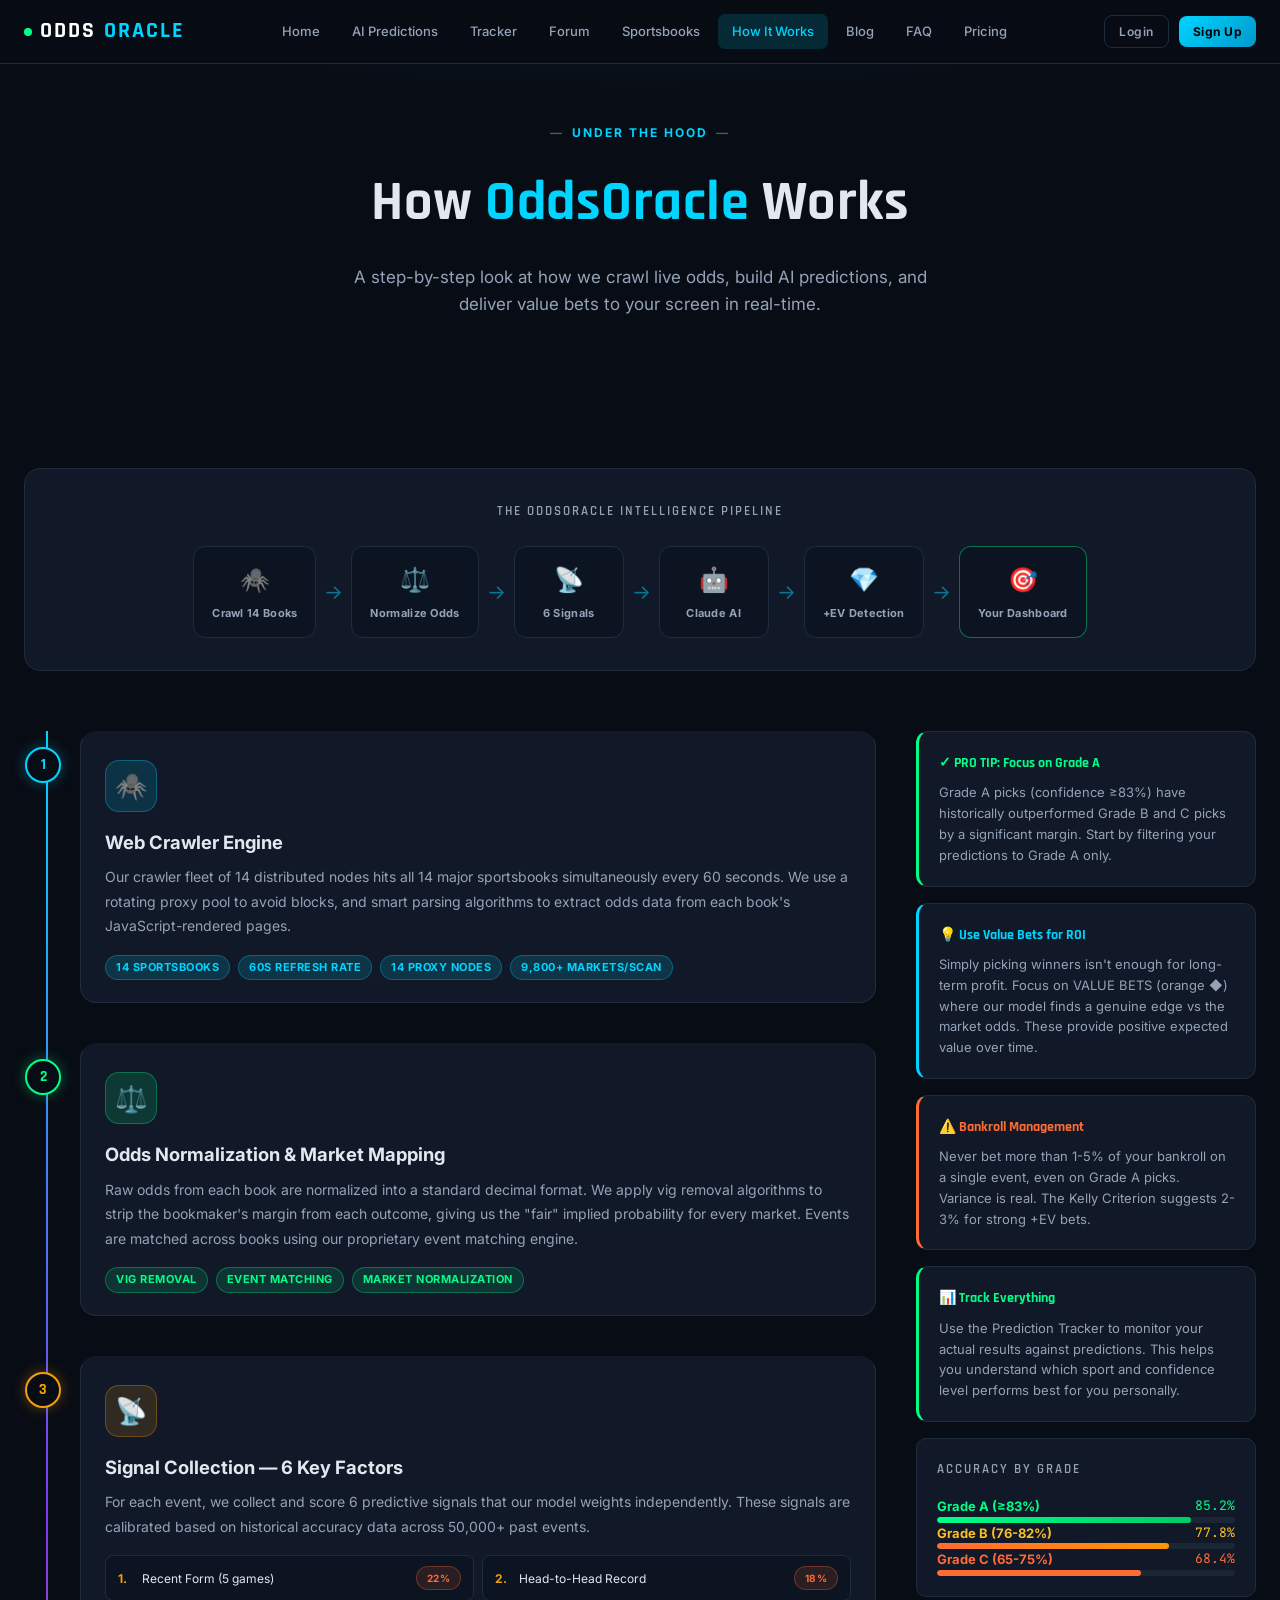
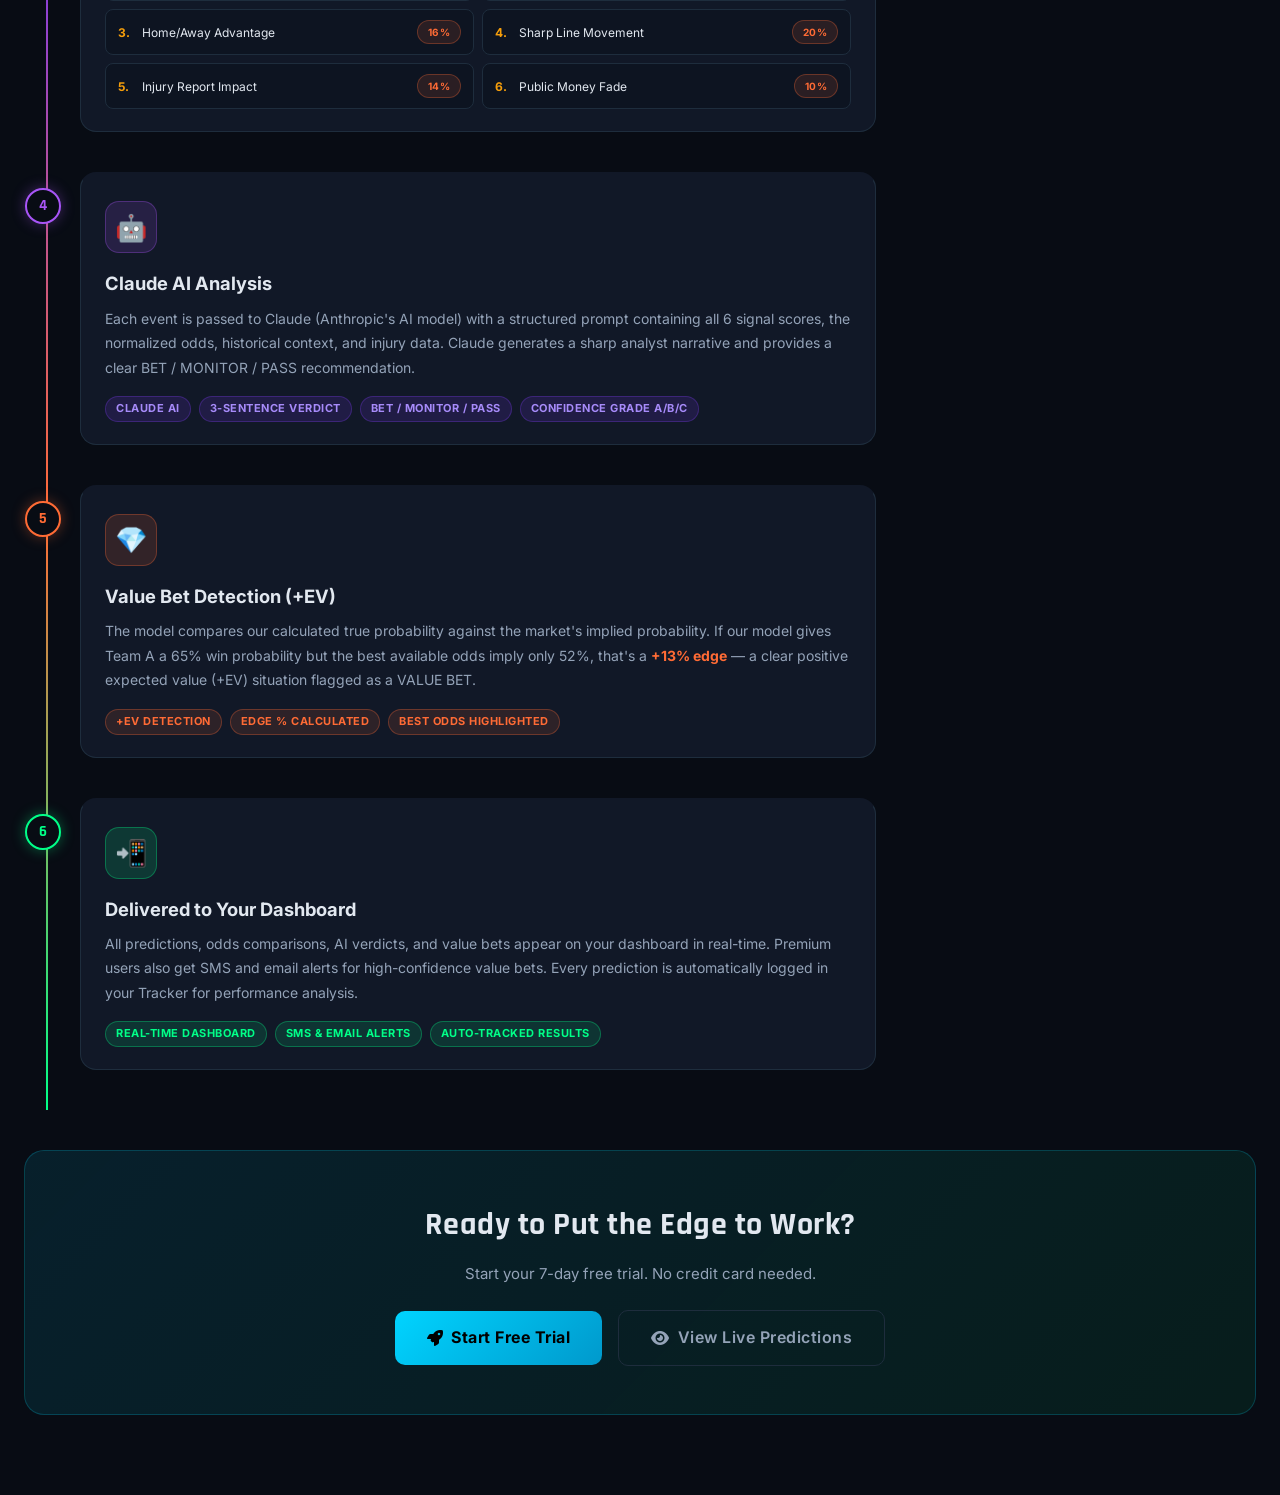
<file: how-it-works.html>
<!DOCTYPE html>
<html lang="en">
<head>
<meta charset="UTF-8"/>
<meta name="viewport" content="width=device-width, initial-scale=1.0"/>
<title>How It Works — OddsOracle</title>
<link rel="stylesheet" href="css/style.css"/>
<link rel="stylesheet" href="https://cdnjs.cloudflare.com/ajax/libs/font-awesome/6.5.0/css/all.min.css"/>
<style>
/* ── Timeline scaffold ── */
.timeline { position: relative; padding-left: 56px; }
.timeline::before {
  content:''; position:absolute; left:22px; top:0; bottom:0; width:2px;
  background: linear-gradient(180deg,var(--accent-cyan) 0%,#7c3aed 40%,var(--accent-orange) 70%,var(--accent-green) 100%);
}
.timeline-item { position: relative; margin-bottom: 40px; }

/* Step number bubble */
.timeline-num {
  position: absolute; left:-55px; top:16px;
  width:36px; height:36px; border-radius:50%;
  background: var(--bg-primary);
  border: 2px solid var(--accent-cyan);
  display:flex; align-items:center; justify-content:center;
  font-family:'Rajdhani',sans-serif; font-size:15px; font-weight:800;
  color: var(--accent-cyan);
  box-shadow: 0 0 14px rgba(0,212,255,0.35);
  transition: all 0.3s ease;
  z-index: 2;
}
.timeline-item:hover .timeline-num {
  transform: scale(1.18);
  box-shadow: 0 0 22px var(--step-color, rgba(0,212,255,0.55));
  border-color: var(--step-color, var(--accent-cyan));
  color: var(--step-color, var(--accent-cyan));
}

/* ── Step card ── */
.timeline-content {
  position: relative; overflow: hidden;
  background: var(--bg-card);
  border: 1px solid var(--border);
  border-top: 3px solid transparent;
  border-radius: 16px;
  padding: 26px 24px 22px;
  transition: all 0.32s cubic-bezier(0.34, 1.56, 0.64, 1);
  cursor: default;
}

/* Glowing top bar that reveals on hover */
.timeline-content::before {
  content: '';
  position: absolute; top: 0; left: 0; right: 0; height: 3px;
  background: linear-gradient(90deg, var(--step-color, var(--accent-cyan)), transparent);
  opacity: 0;
  transition: opacity 0.3s ease;
  border-radius: 16px 16px 0 0;
}

/* Radial light bloom behind content */
.timeline-content::after {
  content: '';
  position: absolute; inset: 0;
  border-radius: 16px;
  background: radial-gradient(ellipse 80% 60% at 20% 30%, var(--step-glow, rgba(0,212,255,0.07)), transparent 70%);
  opacity: 0;
  transition: opacity 0.32s ease;
  pointer-events: none;
}

.timeline-content:hover {
  transform: translateY(-7px) scale(1.012);
  border-color: var(--step-color, var(--accent-cyan));
  border-top-color: var(--step-color, var(--accent-cyan));
  box-shadow:
    0 20px 50px -10px color-mix(in srgb, var(--step-color, var(--accent-cyan)) 28%, transparent),
    0 0 0 1px color-mix(in srgb, var(--step-color, var(--accent-cyan)) 18%, transparent),
    inset 0 1px 0 rgba(255,255,255,0.06);
  background: color-mix(in srgb, var(--step-color, var(--accent-cyan)) 5%, var(--bg-card));
}
.timeline-content:hover::before { opacity: 1; }
.timeline-content:hover::after  { opacity: 1; }

/* Icon circle */
.step-icon-wrap {
  display: inline-flex; align-items: center; justify-content: center;
  width: 52px; height: 52px; border-radius: 14px;
  background: color-mix(in srgb, var(--step-color, var(--accent-cyan)) 14%, transparent);
  border: 1px solid color-mix(in srgb, var(--step-color, var(--accent-cyan)) 30%, transparent);
  font-size: 26px; margin-bottom: 16px;
  transition: all 0.32s ease;
}
.timeline-content:hover .step-icon-wrap {
  background: color-mix(in srgb, var(--step-color, var(--accent-cyan)) 22%, transparent);
  transform: scale(1.1) rotate(-4deg);
  box-shadow: 0 6px 20px color-mix(in srgb, var(--step-color, var(--accent-cyan)) 30%, transparent);
}

.timeline-title {
  font-size: 1.15rem; font-weight: 700; margin-bottom: 8px;
  transition: color 0.25s;
}
.timeline-content:hover .timeline-title {
  color: var(--step-color, var(--accent-cyan));
}
.timeline-desc { color: var(--text-secondary); font-size: 14px; line-height: 1.75; margin-bottom: 16px; }
.detail-chips { display: flex; gap: 8px; flex-wrap: wrap; }

/* Step color tokens — applied per card */
.step-1 { --step-color:#00d4ff; --step-glow:rgba(0,212,255,0.09); }
.step-2 { --step-color:#00ff88; --step-glow:rgba(0,255,136,0.08); }
.step-3 { --step-color:#f59e0b; --step-glow:rgba(245,158,11,0.08); }
.step-4 { --step-color:#a855f7; --step-glow:rgba(168,85,247,0.09); }
.step-5 { --step-color:#ff6b35; --step-glow:rgba(255,107,53,0.09); }
.step-6 { --step-color:#00ff88; --step-glow:rgba(0,255,136,0.09); }

/* Matching step-num border colors */
.step-1 .timeline-num { border-color:#00d4ff; color:#00d4ff; }
.step-2 .timeline-num { border-color:#00ff88; color:#00ff88; box-shadow:0 0 14px rgba(0,255,136,0.35); }
.step-3 .timeline-num { border-color:#f59e0b; color:#f59e0b; box-shadow:0 0 14px rgba(245,158,11,0.35); }
.step-4 .timeline-num { border-color:#a855f7; color:#a855f7; box-shadow:0 0 14px rgba(168,85,247,0.35); }
.step-5 .timeline-num { border-color:#ff6b35; color:#ff6b35; box-shadow:0 0 14px rgba(255,107,53,0.35); }
.step-6 .timeline-num { border-color:#00ff88; color:#00ff88; box-shadow:0 0 14px rgba(0,255,136,0.35); }

/* ── Flow diagram ── */
.flow-diagram {
  background: var(--bg-card); border: 1px solid var(--border);
  border-radius: 16px; padding: 32px; margin: 60px 0;
}
.flow-row { display: flex; align-items: center; justify-content: center; gap: 0; flex-wrap: wrap; row-gap: 12px; }
.flow-node {
  background: var(--bg-secondary); border: 1px solid var(--border);
  border-radius: 12px; padding: 14px 18px; text-align: center; min-width: 110px;
  transition: all 0.28s cubic-bezier(0.34,1.56,0.64,1);
  cursor: default;
}
.flow-node:hover {
  transform: translateY(-5px) scale(1.07);
  border-color: var(--fn-color, var(--accent-cyan));
  background: color-mix(in srgb, var(--fn-color, var(--accent-cyan)) 8%, var(--bg-secondary));
  box-shadow: 0 12px 30px -6px color-mix(in srgb, var(--fn-color, var(--accent-cyan)) 35%, transparent);
}
.flow-node-icon { font-size: 24px; margin-bottom: 6px; }
.flow-node-label { font-size: 11px; font-weight: 700; color: var(--text-secondary); letter-spacing: 0.3px; transition: color 0.25s; }
.flow-node:hover .flow-node-label { color: var(--fn-color, var(--accent-cyan)); }
.flow-arrow { color: var(--accent-cyan); font-size: 20px; padding: 0 8px; opacity: 0.5; }

/* Signal factor rows */
.signal-row {
  background: var(--bg-secondary); border: 1px solid var(--border);
  border-radius: 8px; padding: 10px 12px; font-size: 12px;
  display: flex; align-items: center; gap: 8px;
  transition: all 0.25s ease;
  cursor: default;
}
.signal-row:hover {
  border-color: var(--accent-cyan);
  background: rgba(0,212,255,0.05);
  transform: translateX(4px);
}

/* ── Tips section ── */
.tip-card {
  background: var(--bg-card); border: 1px solid var(--border);
  border-radius: 12px; padding: 20px; border-left: 3px solid var(--accent-cyan);
  transition: all 0.28s cubic-bezier(0.34,1.56,0.64,1);
  cursor: default;
}
.tip-card:hover {
  transform: translateY(-4px);
  box-shadow: 0 14px 36px -8px rgba(0,212,255,0.2);
  border-color: var(--accent-cyan);
  background: rgba(0,212,255,0.04);
}
.tip-card.warning { border-left-color: var(--accent-orange); }
.tip-card.warning:hover { box-shadow: 0 14px 36px -8px rgba(255,107,53,0.2); border-color: var(--accent-orange); background: rgba(255,107,53,0.04); }
.tip-card.success { border-left-color: var(--accent-green); }
.tip-card.success:hover { box-shadow: 0 14px 36px -8px rgba(0,255,136,0.2); border-color: var(--accent-green); background: rgba(0,255,136,0.04); }

/* ── Mobile responsive ── */
.hiw-grid { display: grid; grid-template-columns: 1fr 340px; gap: 40px; align-items: start; }
@media (max-width: 1024px) {
  .hiw-grid { grid-template-columns: 1fr 280px; gap: 28px; }
}
@media (max-width: 768px) {
  .hiw-grid { grid-template-columns: 1fr; gap: 32px; }
  .timeline { padding-left: 44px; }
  .timeline-num { left: -50px; width: 32px; height: 32px; font-size: 13px; }
  .step-icon-wrap { width: 44px; height: 44px; font-size: 22px; }
  .flow-row { gap: 0; row-gap: 8px; }
  .flow-node { min-width: 90px; padding: 10px 12px; }
  .flow-node-icon { font-size: 20px; }
  .flow-node-label { font-size: 10px; }
  .flow-arrow { font-size: 14px; padding: 0 4px; }
  .flow-diagram { padding: 20px 16px; margin: 32px 0; }
}
@media (max-width: 480px) {
  .timeline { padding-left: 36px; }
  .timeline-num { left: -42px; width: 28px; height: 28px; font-size: 12px; }
  .timeline-content { padding: 16px 14px 14px; }
  .flow-row { flex-wrap: wrap; justify-content: center; gap: 6px; }
  .flow-arrow { display: none; }
  .flow-node { min-width: 80px; }
  .signal-row { font-size: 11px; }
}
</style>
</head>
<body>
<nav class="navbar">
  <div class="navbar-inner">
    <a href="index.html" class="logo"><div class="logo-dot"></div>ODDS<span>ORACLE</span></a>
    <div class="nav-links" id="navLinks">
      <a href="index.html" class="nav-link">Home</a>
      <a href="predictions.html" class="nav-link">AI Predictions</a>
      <a href="tracker.html" class="nav-link">Tracker</a>
      <a href="forum.html" class="nav-link">Forum</a>
      <a href="sportsbooks.html" class="nav-link">Sportsbooks</a>
      <a href="how-it-works.html" class="nav-link active">How It Works</a>
      <a href="blog.html" class="nav-link">Blog</a>
      <a href="faq.html" class="nav-link">FAQ</a>
      <div style="margin-top:8px;padding-top:8px;border-top:1px solid var(--border);display:flex;gap:8px;padding:10px 14px 4px" class="hide-desktop">
        <a href="login.html" class="btn btn-ghost btn-sm" style="flex:1;justify-content:center">Login</a>
        <a href="register.html" class="btn btn-primary btn-sm" style="flex:1;justify-content:center">Sign Up</a>
      </div>      <a href="payment.html" class="nav-link">Pricing</a>
    </div>
    <div class="nav-actions">
      <a href="login.html" class="btn btn-ghost btn-sm">Login</a>
      <a href="register.html" class="btn btn-primary btn-sm">Sign Up</a>
      <div class="hamburger" id="hamburger"><span></span><span></span><span></span></div>
    </div>
  </div>
</nav>

<div class="page-hero">
  <div class="container">
    <div class="hero-tag">Under the Hood</div>
    <h1>How <span class="text-cyan">OddsOracle</span> Works</h1>
    <p>A step-by-step look at how we crawl live odds, build AI predictions, and deliver value bets to your screen in real-time.</p>
  </div>
</div>

<div class="container" style="padding-bottom:80px">
  <!-- Flow diagram -->
  <div class="flow-diagram reveal">
    <div class="card-title text-center mb-24">THE ODDSORACLE INTELLIGENCE PIPELINE</div>
    <div class="flow-row">
      <div class="flow-node" style="--fn-color:#00d4ff"><div class="flow-node-icon">🕷️</div><div class="flow-node-label">Crawl 14 Books</div></div>
      <span class="flow-arrow">→</span>
      <div class="flow-node" style="--fn-color:#00ff88"><div class="flow-node-icon">⚖️</div><div class="flow-node-label">Normalize Odds</div></div>
      <span class="flow-arrow">→</span>
      <div class="flow-node" style="--fn-color:#f59e0b"><div class="flow-node-icon">📡</div><div class="flow-node-label">6 Signals</div></div>
      <span class="flow-arrow">→</span>
      <div class="flow-node" style="--fn-color:#a855f7"><div class="flow-node-icon">🤖</div><div class="flow-node-label">Claude AI</div></div>
      <span class="flow-arrow">→</span>
      <div class="flow-node" style="--fn-color:#ff6b35"><div class="flow-node-icon">💎</div><div class="flow-node-label">+EV Detection</div></div>
      <span class="flow-arrow">→</span>
      <div class="flow-node" style="--fn-color:#00ff88;border-color:rgba(0,255,136,0.4)"><div class="flow-node-icon">🎯</div><div class="flow-node-label">Your Dashboard</div></div>
    </div>
  </div>

  <div class="hiw-grid">
    <!-- Timeline -->
    <div class="timeline">

      <!-- STEP 1 -->
      <div class="timeline-item step-1">
        <div class="timeline-num">1</div>
        <div class="timeline-content reveal">
          <div class="step-icon-wrap">🕷️</div>
          <div class="timeline-title">Web Crawler Engine</div>
          <div class="timeline-desc">Our crawler fleet of 14 distributed nodes hits all 14 major sportsbooks simultaneously every 60 seconds. We use a rotating proxy pool to avoid blocks, and smart parsing algorithms to extract odds data from each book's JavaScript-rendered pages.</div>
          <div class="detail-chips">
            <span class="badge badge-cyan">14 sportsbooks</span>
            <span class="badge badge-cyan">60s refresh rate</span>
            <span class="badge badge-cyan">14 proxy nodes</span>
            <span class="badge badge-cyan">9,800+ markets/scan</span>
          </div>
        </div>
      </div>

      <!-- STEP 2 -->
      <div class="timeline-item step-2">
        <div class="timeline-num">2</div>
        <div class="timeline-content reveal">
          <div class="step-icon-wrap">⚖️</div>
          <div class="timeline-title">Odds Normalization & Market Mapping</div>
          <div class="timeline-desc">Raw odds from each book are normalized into a standard decimal format. We apply vig removal algorithms to strip the bookmaker's margin from each outcome, giving us the "fair" implied probability for every market. Events are matched across books using our proprietary event matching engine.</div>
          <div class="detail-chips">
            <span class="badge badge-green">Vig removal</span>
            <span class="badge badge-green">Event matching</span>
            <span class="badge badge-green">Market normalization</span>
          </div>
        </div>
      </div>

      <!-- STEP 3 -->
      <div class="timeline-item step-3">
        <div class="timeline-num">3</div>
        <div class="timeline-content reveal">
          <div class="step-icon-wrap">📡</div>
          <div class="timeline-title">Signal Collection — 6 Key Factors</div>
          <div class="timeline-desc">For each event, we collect and score 6 predictive signals that our model weights independently. These signals are calibrated based on historical accuracy data across 50,000+ past events.</div>
          <div style="margin-top:16px;display:grid;grid-template-columns:1fr 1fr;gap:8px">
            <div class="signal-row"><strong style="color:#f59e0b;min-width:16px">1.</strong> Recent Form (5 games) <span class="badge badge-orange" style="margin-left:auto;font-size:10px">22%</span></div>
            <div class="signal-row"><strong style="color:#f59e0b;min-width:16px">2.</strong> Head-to-Head Record <span class="badge badge-orange" style="margin-left:auto;font-size:10px">18%</span></div>
            <div class="signal-row"><strong style="color:#f59e0b;min-width:16px">3.</strong> Home/Away Advantage <span class="badge badge-orange" style="margin-left:auto;font-size:10px">16%</span></div>
            <div class="signal-row"><strong style="color:#f59e0b;min-width:16px">4.</strong> Sharp Line Movement <span class="badge badge-orange" style="margin-left:auto;font-size:10px">20%</span></div>
            <div class="signal-row"><strong style="color:#f59e0b;min-width:16px">5.</strong> Injury Report Impact <span class="badge badge-orange" style="margin-left:auto;font-size:10px">14%</span></div>
            <div class="signal-row"><strong style="color:#f59e0b;min-width:16px">6.</strong> Public Money Fade <span class="badge badge-orange" style="margin-left:auto;font-size:10px">10%</span></div>
          </div>
        </div>
      </div>

      <!-- STEP 4 -->
      <div class="timeline-item step-4">
        <div class="timeline-num">4</div>
        <div class="timeline-content reveal">
          <div class="step-icon-wrap">🤖</div>
          <div class="timeline-title">Claude AI Analysis</div>
          <div class="timeline-desc">Each event is passed to Claude (Anthropic's AI model) with a structured prompt containing all 6 signal scores, the normalized odds, historical context, and injury data. Claude generates a sharp analyst narrative and provides a clear BET / MONITOR / PASS recommendation.</div>
          <div class="detail-chips">
            <span class="badge badge-purple">Claude AI</span>
            <span class="badge badge-purple">3-sentence verdict</span>
            <span class="badge badge-purple">BET / MONITOR / PASS</span>
            <span class="badge badge-purple">Confidence grade A/B/C</span>
          </div>
        </div>
      </div>

      <!-- STEP 5 -->
      <div class="timeline-item step-5">
        <div class="timeline-num">5</div>
        <div class="timeline-content reveal">
          <div class="step-icon-wrap">💎</div>
          <div class="timeline-title">Value Bet Detection (+EV)</div>
          <div class="timeline-desc">The model compares our calculated true probability against the market's implied probability. If our model gives Team A a 65% win probability but the best available odds imply only 52%, that's a <strong style="color:#ff6b35">+13% edge</strong> — a clear positive expected value (+EV) situation flagged as a VALUE BET.</div>
          <div class="detail-chips">
            <span class="badge badge-orange">+EV detection</span>
            <span class="badge badge-orange">Edge % calculated</span>
            <span class="badge badge-orange">Best odds highlighted</span>
          </div>
        </div>
      </div>

      <!-- STEP 6 -->
      <div class="timeline-item step-6">
        <div class="timeline-num">6</div>
        <div class="timeline-content reveal">
          <div class="step-icon-wrap">📲</div>
          <div class="timeline-title">Delivered to Your Dashboard</div>
          <div class="timeline-desc">All predictions, odds comparisons, AI verdicts, and value bets appear on your dashboard in real-time. Premium users also get SMS and email alerts for high-confidence value bets. Every prediction is automatically logged in your Tracker for performance analysis.</div>
          <div class="detail-chips">
            <span class="badge badge-green">Real-time dashboard</span>
            <span class="badge badge-green">SMS &amp; email alerts</span>
            <span class="badge badge-green">Auto-tracked results</span>
          </div>
        </div>
      </div>

    </div>

    <!-- Right sidebar: Tips -->
    <div>
      <div class="tip-card success mb-16 reveal">
        <div style="font-family:'Rajdhani',sans-serif;font-size:14px;font-weight:700;color:var(--accent-green);margin-bottom:8px">✓ PRO TIP: Focus on Grade A</div>
        <p style="font-size:13px;color:var(--text-secondary)">Grade A picks (confidence ≥83%) have historically outperformed Grade B and C picks by a significant margin. Start by filtering your predictions to Grade A only.</p>
      </div>
      <div class="tip-card mb-16 reveal">
        <div style="font-family:'Rajdhani',sans-serif;font-size:14px;font-weight:700;color:var(--accent-cyan);margin-bottom:8px">💡 Use Value Bets for ROI</div>
        <p style="font-size:13px;color:var(--text-secondary)">Simply picking winners isn't enough for long-term profit. Focus on VALUE BETS (orange ◆) where our model finds a genuine edge vs the market odds. These provide positive expected value over time.</p>
      </div>
      <div class="tip-card warning mb-16 reveal">
        <div style="font-family:'Rajdhani',sans-serif;font-size:14px;font-weight:700;color:var(--accent-orange);margin-bottom:8px">⚠️ Bankroll Management</div>
        <p style="font-size:13px;color:var(--text-secondary)">Never bet more than 1-5% of your bankroll on a single event, even on Grade A picks. Variance is real. The Kelly Criterion suggests 2-3% for strong +EV bets.</p>
      </div>
      <div class="tip-card success mb-16 reveal">
        <div style="font-family:'Rajdhani',sans-serif;font-size:14px;font-weight:700;color:var(--accent-green);margin-bottom:8px">📊 Track Everything</div>
        <p style="font-size:13px;color:var(--text-secondary)">Use the Prediction Tracker to monitor your actual results against predictions. This helps you understand which sport and confidence level performs best for you personally.</p>
      </div>
      <div class="card reveal mt-16">
        <div class="card-title mb-16">ACCURACY BY GRADE</div>
        <div class="mb-12">
          <div class="flex-between mb-4"><span style="font-size:13px;font-weight:700;color:var(--accent-green)">Grade A (≥83%)</span><span style="font-family:'JetBrains Mono',monospace;font-size:13px;color:var(--accent-green)">85.2%</span></div>
          <div class="progress-track"><div class="progress-fill progress-green" style="width:85.2%"></div></div>
        </div>
        <div class="mb-12">
          <div class="flex-between mb-4"><span style="font-size:13px;font-weight:700;color:var(--accent-yellow)">Grade B (76-82%)</span><span style="font-family:'JetBrains Mono',monospace;font-size:13px;color:var(--accent-yellow)">77.8%</span></div>
          <div class="progress-track"><div class="progress-fill progress-orange" style="width:77.8%"></div></div>
        </div>
        <div>
          <div class="flex-between mb-4"><span style="font-size:13px;font-weight:700;color:var(--accent-orange)">Grade C (65-75%)</span><span style="font-family:'JetBrains Mono',monospace;font-size:13px;color:var(--accent-orange)">68.4%</span></div>
          <div class="progress-track"><div class="progress-fill" style="width:68.4%;background:var(--accent-orange)"></div></div>
        </div>
      </div>
    </div>
  </div>

  <!-- CTA -->
  <div class="cta-banner reveal mt-40" style="text-align:center;background:linear-gradient(135deg,rgba(0,212,255,0.1),rgba(0,255,136,0.07));border:1px solid rgba(0,212,255,0.2);border-radius:20px;padding:48px 32px">
    <h2 style="font-size:2rem;margin-bottom:12px">Ready to Put the Edge to Work?</h2>
    <p style="color:var(--text-secondary);margin-bottom:24px">Start your 7-day free trial. No credit card needed.</p>
    <div class="flex-center gap-16" style="flex-wrap:wrap">
      <a href="register.html" class="btn btn-primary btn-lg"><i class="fa fa-rocket"></i> Start Free Trial</a>
      <a href="predictions.html" class="btn btn-ghost btn-lg"><i class="fa fa-eye"></i> View Live Predictions</a>
    </div>
  </div>
</div>

<script src="js/main.js"></script>
</body>
</html>
</file>
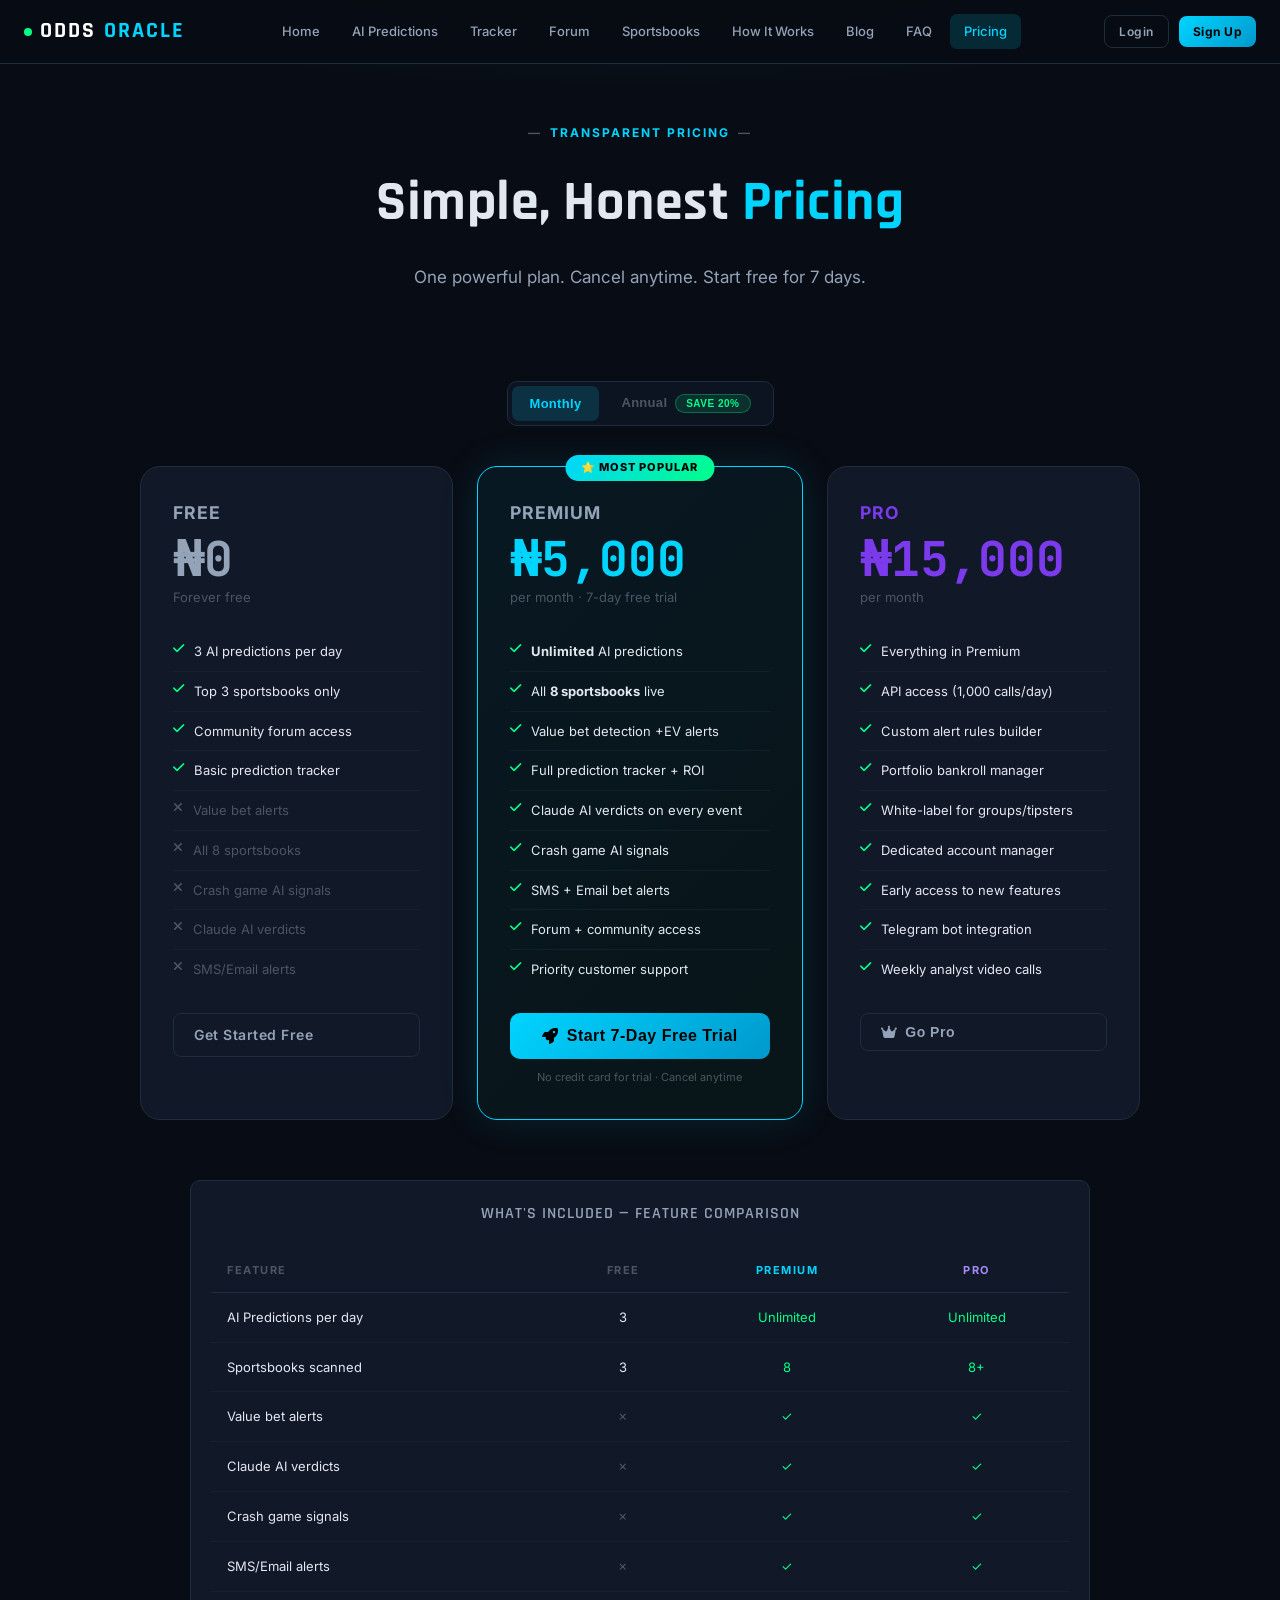
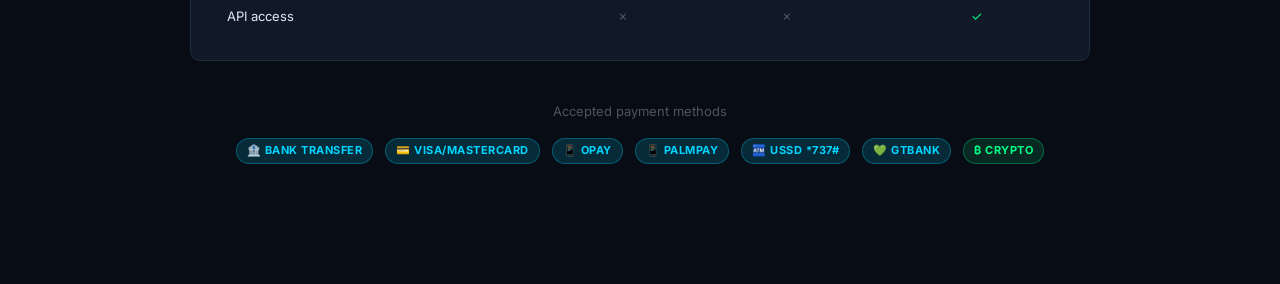
<file: payment.html>
<!DOCTYPE html>
<html lang="en">
<head>
<meta charset="UTF-8"/>
<meta name="viewport" content="width=device-width, initial-scale=1.0"/>
<title>Pricing — OddsOracle</title>
<link rel="stylesheet" href="css/style.css"/>
<link rel="stylesheet" href="https://cdnjs.cloudflare.com/ajax/libs/font-awesome/6.5.0/css/all.min.css"/>
<style>
/* ── Plan cards ── */
.plan-card { background: var(--bg-card); border: 1px solid var(--border); border-radius: 20px; padding: 32px; position: relative; transition: var(--transition); box-sizing: border-box; }
.plan-card:hover { transform: translateY(-4px); }
.plan-card.featured { border-color: var(--accent-cyan); background: linear-gradient(135deg, rgba(0,212,255,0.06), rgba(0,255,136,0.04)); box-shadow: 0 0 40px rgba(0,212,255,0.12); }
.plan-badge { position: absolute; top: -12px; left: 50%; transform: translateX(-50%); background: linear-gradient(135deg, var(--accent-cyan), var(--accent-green)); color: #000; font-size: 11px; font-weight: 800; padding: 4px 16px; border-radius: 20px; letter-spacing: 1px; text-transform: uppercase; white-space: nowrap; }
.plan-name { font-size: 1.1rem; font-weight: 700; margin-bottom: 8px; color: var(--text-secondary); text-transform: uppercase; letter-spacing: 1px; }
.plan-price { font-family: 'JetBrains Mono', monospace; font-size: 3rem; font-weight: 700; line-height: 1; margin-bottom: 4px; }
.plan-period { font-size: 13px; color: var(--text-muted); margin-bottom: 24px; }
.plan-feature { display: flex; align-items: flex-start; gap: 10px; padding: 9px 0; border-bottom: 1px solid rgba(30,45,61,0.4); font-size: 13px; }
.plan-feature:last-of-type { border-bottom: none; }
.feat-check { color: var(--accent-green); margin-top: 1px; flex-shrink: 0; }
.feat-x { color: var(--text-muted); margin-top: 1px; flex-shrink: 0; }
.feat-text-dim { color: var(--text-muted); }

/* Plans grid — responsive */
.plans-grid {
  display: grid;
  grid-template-columns: repeat(3, 1fr);
  gap: 24px;
  max-width: 1000px;
  margin: 0 auto 60px;
}

/* Payment modal */
.pay-method { background: var(--bg-card2); border: 1px solid var(--border); border-radius: 10px; padding: 14px 16px; display: flex; align-items: center; gap: 12px; cursor: pointer; transition: var(--transition); margin-bottom: 8px; }
.pay-method:hover, .pay-method.selected { border-color: var(--accent-cyan); background: var(--accent-cyan-dim); }
.pay-method-icon { width: 36px; height: 36px; border-radius: 8px; display: flex; align-items: center; justify-content: center; font-size: 16px; background: var(--bg-secondary); flex-shrink: 0; }
.pay-method-name { font-size: 14px; font-weight: 600; }
.pay-method-sub { font-size: 12px; color: var(--text-muted); }

/* Billing toggle */
#billingToggle { display: inline-flex; flex-wrap: wrap; justify-content: center; }

/* FAQ mini */
.mini-faq { max-width: 700px; margin: 60px auto 0; }

/* ── Tablet (≤900px): 2-column plans ── */
@media (max-width: 900px) {
  .plans-grid { grid-template-columns: repeat(2, 1fr); max-width: 680px; }
  .plan-card.featured { order: -1; grid-column: 1 / -1; max-width: 400px; margin: 0 auto; width: 100%; }
}

/* ── Mobile (≤640px): 1-column plans ── */
@media (max-width: 640px) {
  .plans-grid { grid-template-columns: 1fr; max-width: 100%; gap: 20px; }
  .plan-card.featured { grid-column: auto; max-width: 100%; order: -1; }
  .plan-card { padding: 24px 18px; }
  .plan-price { font-size: 2.4rem; }
  .plan-period { font-size: 12px; }
  .plan-feature { font-size: 12px; gap: 8px; }
  .mini-faq { margin-top: 32px; }

  /* Billing toggle */
  #billingToggle { width: 100%; }
  #billingToggle .tab-btn { flex: 1; text-align: center; }

  /* Comparison table scroll */
  .table-wrap { overflow-x: auto; -webkit-overflow-scrolling: touch; }
  .table-wrap table { min-width: 480px; }

  /* Payment badges wrap */
  .pay-badges { gap: 8px !important; }

  /* Page hero text */
  .page-hero h1 { font-size: 1.8rem !important; }
  .page-hero p  { font-size: 14px; }
}

/* ── Small mobile (≤400px) ── */
@media (max-width: 400px) {
  .plan-card { padding: 20px 14px; border-radius: 14px; }
  .plan-price { font-size: 2rem; }
  .plan-name  { font-size: 1rem; }

  /* Payment modal — full screen */
  .modal { width: 100% !important; max-width: 100% !important; border-radius: 16px 16px 0 0 !important; position: fixed !important; bottom: 0 !important; left: 0 !important; right: 0 !important; margin: 0 !important; max-height: 92vh; overflow-y: auto; }
  .modal-overlay { align-items: flex-end !important; }
}
</style>
</head>
<body>
<nav class="navbar">
  <div class="navbar-inner">
    <a href="index.html" class="logo"><div class="logo-dot"></div>ODDS<span>ORACLE</span></a>
    <div class="nav-links" id="navLinks">
      <a href="index.html" class="nav-link">Home</a>
      <a href="predictions.html" class="nav-link">AI Predictions</a>
      <a href="tracker.html" class="nav-link">Tracker</a>
      <a href="forum.html" class="nav-link">Forum</a>
      <a href="sportsbooks.html" class="nav-link">Sportsbooks</a>
      <a href="how-it-works.html" class="nav-link">How It Works</a>
      <a href="blog.html" class="nav-link">Blog</a>
      <a href="faq.html" class="nav-link">FAQ</a>
      <div style="margin-top:8px;padding-top:8px;border-top:1px solid var(--border);display:flex;gap:8px;padding:10px 14px 4px" class="hide-desktop">
        <a href="login.html" class="btn btn-ghost btn-sm" style="flex:1;justify-content:center">Login</a>
        <a href="register.html" class="btn btn-primary btn-sm" style="flex:1;justify-content:center">Sign Up</a>
      </div>      <a href="payment.html" class="nav-link active">Pricing</a>
    </div>
    <div class="nav-actions">
      <a href="login.html" class="btn btn-ghost btn-sm">Login</a>
      <a href="register.html" class="btn btn-primary btn-sm">Sign Up</a>
      <div class="hamburger" id="hamburger"><span></span><span></span><span></span></div>
    </div>
  </div>
</nav>

<div class="page-hero">
  <div class="container">
    <div class="hero-tag">Transparent Pricing</div>
    <h1>Simple, Honest <span class="text-cyan">Pricing</span></h1>
    <p>One powerful plan. Cancel anytime. Start free for 7 days.</p>
  </div>
</div>

<div class="container" style="padding-bottom:80px">
  <!-- Pricing toggle -->
  <div style="text-align:center;margin-bottom:40px">
    <div class="tabs" style="display:inline-flex" id="billingToggle">
      <button class="tab-btn active" id="monthlyBtn" onclick="setBilling('monthly')">Monthly</button>
      <button class="tab-btn" id="annualBtn" onclick="setBilling('annual')">Annual <span class="badge badge-green" style="font-size:10px;margin-left:4px">SAVE 20%</span></button>
    </div>
  </div>

  <!-- Plans grid -->
  <div class="plans-grid reveal" id="plansGrid">
    <!-- Free -->
    <div class="plan-card">
      <div class="plan-name">Free</div>
      <div class="plan-price text-secondary">₦0</div>
      <div class="plan-period">Forever free</div>
      <div class="plan-feature"><i class="fa fa-check feat-check"></i><span>3 AI predictions per day</span></div>
      <div class="plan-feature"><i class="fa fa-check feat-check"></i><span>Top 3 sportsbooks only</span></div>
      <div class="plan-feature"><i class="fa fa-check feat-check"></i><span>Community forum access</span></div>
      <div class="plan-feature"><i class="fa fa-check feat-check"></i><span>Basic prediction tracker</span></div>
      <div class="plan-feature"><i class="fa fa-times feat-x"></i><span class="feat-text-dim">Value bet alerts</span></div>
      <div class="plan-feature"><i class="fa fa-times feat-x"></i><span class="feat-text-dim">All 8 sportsbooks</span></div>
      <div class="plan-feature"><i class="fa fa-times feat-x"></i><span class="feat-text-dim">Crash game AI signals</span></div>
      <div class="plan-feature"><i class="fa fa-times feat-x"></i><span class="feat-text-dim">Claude AI verdicts</span></div>
      <div class="plan-feature"><i class="fa fa-times feat-x"></i><span class="feat-text-dim">SMS/Email alerts</span></div>
      <a href="register.html" class="btn btn-ghost w-full mt-24">Get Started Free</a>
    </div>

    <!-- Premium (featured) -->
    <div class="plan-card featured" id="premiumCard">
      <div class="plan-badge">⭐ MOST POPULAR</div>
      <div class="plan-name text-cyan">Premium</div>
      <div class="plan-price text-cyan" id="premiumPrice">₦5,000</div>
      <div class="plan-period" id="premiumPeriod">per month · 7-day free trial</div>
      <div class="plan-feature"><i class="fa fa-check feat-check"></i><span><strong>Unlimited</strong> AI predictions</span></div>
      <div class="plan-feature"><i class="fa fa-check feat-check"></i><span>All <strong>8 sportsbooks</strong> live</span></div>
      <div class="plan-feature"><i class="fa fa-check feat-check"></i><span>Value bet detection +EV alerts</span></div>
      <div class="plan-feature"><i class="fa fa-check feat-check"></i><span>Full prediction tracker + ROI</span></div>
      <div class="plan-feature"><i class="fa fa-check feat-check"></i><span>Claude AI verdicts on every event</span></div>
      <div class="plan-feature"><i class="fa fa-check feat-check"></i><span>Crash game AI signals</span></div>
      <div class="plan-feature"><i class="fa fa-check feat-check"></i><span>SMS + Email bet alerts</span></div>
      <div class="plan-feature"><i class="fa fa-check feat-check"></i><span>Forum + community access</span></div>
      <div class="plan-feature"><i class="fa fa-check feat-check"></i><span>Priority customer support</span></div>
      <button class="btn btn-primary w-full mt-24 btn-lg" onclick="showPayment()"><i class="fa fa-rocket"></i> Start 7-Day Free Trial</button>
      <p style="text-align:center;font-size:11px;color:var(--text-muted);margin-top:10px">No credit card for trial · Cancel anytime</p>
    </div>

    <!-- Pro -->
    <div class="plan-card">
      <div class="plan-name" style="color:var(--accent-purple)">Pro</div>
      <div class="plan-price" style="color:var(--accent-purple)" id="proPrice">₦15,000</div>
      <div class="plan-period" id="proPeriod">per month</div>
      <div class="plan-feature"><i class="fa fa-check feat-check"></i><span>Everything in Premium</span></div>
      <div class="plan-feature"><i class="fa fa-check feat-check"></i><span>API access (1,000 calls/day)</span></div>
      <div class="plan-feature"><i class="fa fa-check feat-check"></i><span>Custom alert rules builder</span></div>
      <div class="plan-feature"><i class="fa fa-check feat-check"></i><span>Portfolio bankroll manager</span></div>
      <div class="plan-feature"><i class="fa fa-check feat-check"></i><span>White-label for groups/tipsters</span></div>
      <div class="plan-feature"><i class="fa fa-check feat-check"></i><span>Dedicated account manager</span></div>
      <div class="plan-feature"><i class="fa fa-check feat-check"></i><span>Early access to new features</span></div>
      <div class="plan-feature"><i class="fa fa-check feat-check"></i><span>Telegram bot integration</span></div>
      <div class="plan-feature"><i class="fa fa-check feat-check"></i><span>Weekly analyst video calls</span></div>
      <button class="btn btn-ghost w-full mt-24" onclick="showPayment('pro')"><i class="fa fa-crown"></i> Go Pro</button>
    </div>
  </div>

  <!-- Comparison -->
  <div class="card reveal" style="max-width:900px;margin:0 auto 40px">
    <div class="card-title text-center mb-24" style="font-size:1rem;letter-spacing:1px">WHAT'S INCLUDED — FEATURE COMPARISON</div>
    <div class="table-wrap">
      <table>
        <thead><tr><th>Feature</th><th style="text-align:center">Free</th><th style="text-align:center;color:var(--accent-cyan)">Premium</th><th style="text-align:center;color:#a78bfa">Pro</th></tr></thead>
        <tbody>
          <tr><td>AI Predictions per day</td><td style="text-align:center">3</td><td style="text-align:center;color:var(--accent-green)">Unlimited</td><td style="text-align:center;color:var(--accent-green)">Unlimited</td></tr>
          <tr><td>Sportsbooks scanned</td><td style="text-align:center">3</td><td style="text-align:center;color:var(--accent-green)">8</td><td style="text-align:center;color:var(--accent-green)">8+</td></tr>
          <tr><td>Value bet alerts</td><td style="text-align:center;color:var(--text-muted)">✗</td><td style="text-align:center;color:var(--accent-green)">✓</td><td style="text-align:center;color:var(--accent-green)">✓</td></tr>
          <tr><td>Claude AI verdicts</td><td style="text-align:center;color:var(--text-muted)">✗</td><td style="text-align:center;color:var(--accent-green)">✓</td><td style="text-align:center;color:var(--accent-green)">✓</td></tr>
          <tr><td>Crash game signals</td><td style="text-align:center;color:var(--text-muted)">✗</td><td style="text-align:center;color:var(--accent-green)">✓</td><td style="text-align:center;color:var(--accent-green)">✓</td></tr>
          <tr><td>SMS/Email alerts</td><td style="text-align:center;color:var(--text-muted)">✗</td><td style="text-align:center;color:var(--accent-green)">✓</td><td style="text-align:center;color:var(--accent-green)">✓</td></tr>
          <tr><td>API access</td><td style="text-align:center;color:var(--text-muted)">✗</td><td style="text-align:center;color:var(--text-muted)">✗</td><td style="text-align:center;color:var(--accent-green)">✓</td></tr>
        </tbody>
      </table>
    </div>
  </div>

  <!-- Payment methods -->
  <div class="text-center reveal" style="margin-bottom:40px">
    <p style="font-size:13px;color:var(--text-muted);margin-bottom:16px">Accepted payment methods</p>
    <div class="pay-badges" style="display:flex;justify-content:center;gap:12px;flex-wrap:wrap">
      <span class="badge badge-cyan">🏦 Bank Transfer</span>
      <span class="badge badge-cyan">💳 Visa/Mastercard</span>
      <span class="badge badge-cyan">📱 OPay</span>
      <span class="badge badge-cyan">📱 PalmPay</span>
      <span class="badge badge-cyan">🏧 USSD *737#</span>
      <span class="badge badge-cyan">💚 GTBank</span>
      <span class="badge badge-green">₿ Crypto</span>
    </div>
  </div>
</div>

<!-- Payment Modal -->
<div class="modal-overlay hidden" id="paymentModal" onclick="if(event.target===this)closePayModal()">
  <div class="modal" onclick="event.stopPropagation()" style="max-width:480px">
    <div class="modal-header">
      <h3 style="font-family:'Rajdhani',sans-serif"><i class="fa fa-lock" style="color:var(--accent-cyan)"></i> Secure Payment</h3>
      <button class="modal-close" onclick="closePayModal()">✕</button>
    </div>
    <div class="modal-body">
      <div style="background:var(--accent-cyan-dim);border:1px solid rgba(0,212,255,0.2);border-radius:10px;padding:14px 16px;margin-bottom:20px;display:flex;align-items:center;justify-content:space-between">
        <div><div style="font-size:11px;color:var(--text-muted);margin-bottom:3px">SELECTED PLAN</div><div style="font-weight:700;font-size:15px" id="modalPlan">OddsOracle Premium</div></div>
        <div style="text-align:right"><div style="font-family:'JetBrains Mono',monospace;font-size:24px;font-weight:700;color:var(--accent-cyan)" id="modalPrice">₦5,000</div><div style="font-size:11px;color:var(--text-muted)">per month</div></div>
      </div>
      <div class="form-group">
        <label class="form-label">Choose Payment Method</label>
        <div class="pay-method selected" onclick="selectMethod(this,'card')">
          <div class="pay-method-icon">💳</div>
          <div><div class="pay-method-name">Debit/Credit Card</div><div class="pay-method-sub">Visa, Mastercard, Verve</div></div>
        </div>
        <div class="pay-method" onclick="selectMethod(this,'bank')">
          <div class="pay-method-icon">🏦</div>
          <div><div class="pay-method-name">Bank Transfer</div><div class="pay-method-sub">Direct bank payment</div></div>
        </div>
        <div class="pay-method" onclick="selectMethod(this,'ussd')">
          <div class="pay-method-icon">📱</div>
          <div><div class="pay-method-name">USSD / Mobile Money</div><div class="pay-method-sub">*737#, OPay, PalmPay</div></div>
        </div>
        <div class="pay-method" onclick="selectMethod(this,'crypto')">
          <div class="pay-method-icon">₿</div>
          <div><div class="pay-method-name">Cryptocurrency</div><div class="pay-method-sub">BTC, ETH, USDT</div></div>
        </div>
      </div>
      <div id="cardForm">
        <div class="form-group"><label class="form-label">Card Number</label><input type="text" class="form-input" placeholder="1234 5678 9012 3456" maxlength="19" id="cardNum" oninput="formatCard(this)"/></div>
        <div class="grid-2" style="gap:12px"><div class="form-group"><label class="form-label">Expiry</label><input type="text" class="form-input" placeholder="MM/YY" maxlength="5"/></div><div class="form-group"><label class="form-label">CVV</label><input type="text" class="form-input" placeholder="•••" maxlength="4" type="password"/></div></div>
        <div class="form-group"><label class="form-label">Cardholder Name</label><input type="text" class="form-input" placeholder="As printed on card"/></div>
      </div>
      <button class="btn btn-primary w-full btn-lg" onclick="processPayment()"><i class="fa fa-lock"></i> Pay Securely — ₦5,000</button>
      <div style="text-align:center;margin-top:12px;font-size:11px;color:var(--text-muted)"><i class="fa fa-shield-alt"></i> 256-bit SSL Encryption · PCI DSS Compliant</div>
    </div>
  </div>
</div>

<script src="js/main.js"></script>
<script>
function setBilling(type) {
  document.querySelectorAll('#billingToggle .tab-btn').forEach(b => b.classList.remove('active'));
  document.getElementById(type+'Btn').classList.add('active');
  if (type === 'annual') {
    document.getElementById('premiumPrice').textContent = '₦48,000';
    document.getElementById('premiumPeriod').textContent = 'per year (save ₦12,000)';
    document.getElementById('proPrice').textContent = '₦144,000';
    document.getElementById('proPeriod').textContent = 'per year (save ₦36,000)';
  } else {
    document.getElementById('premiumPrice').textContent = '₦5,000';
    document.getElementById('premiumPeriod').textContent = 'per month · 7-day free trial';
    document.getElementById('proPrice').textContent = '₦15,000';
    document.getElementById('proPeriod').textContent = 'per month';
  }
}

function showPayment(plan = 'premium') {
  document.getElementById('paymentModal').classList.remove('hidden');
  document.getElementById('modalPlan').textContent = plan === 'pro' ? 'OddsOracle Pro' : 'OddsOracle Premium';
  document.getElementById('modalPrice').textContent = plan === 'pro' ? '₦15,000' : '₦5,000';
}
function closePayModal() { document.getElementById('paymentModal').classList.add('hidden'); }
function selectMethod(el, method) {
  document.querySelectorAll('.pay-method').forEach(m => m.classList.remove('selected'));
  el.classList.add('selected');
  document.getElementById('cardForm').style.display = method === 'card' ? 'block' : 'none';
}
function formatCard(el) {
  let val = el.value.replace(/\D/g, '').slice(0,16);
  el.value = val.match(/.{1,4}/g)?.join(' ') || val;
}
function processPayment() {
  const btn = event.target;
  btn.innerHTML = '<i class="fa fa-spinner fa-spin"></i> Processing...';
  btn.disabled = true;
  setTimeout(() => {
    document.getElementById('paymentModal').classList.add('hidden');
    showToast('Payment successful! Welcome to OddsOracle Premium 🎉', 'success');
    btn.innerHTML = '<i class="fa fa-lock"></i> Pay Securely';
    btn.disabled = false;
    setTimeout(() => window.location.href = 'predictions.html', 2000);
  }, 2000);
}
</script>
</body>
</html>
</file>
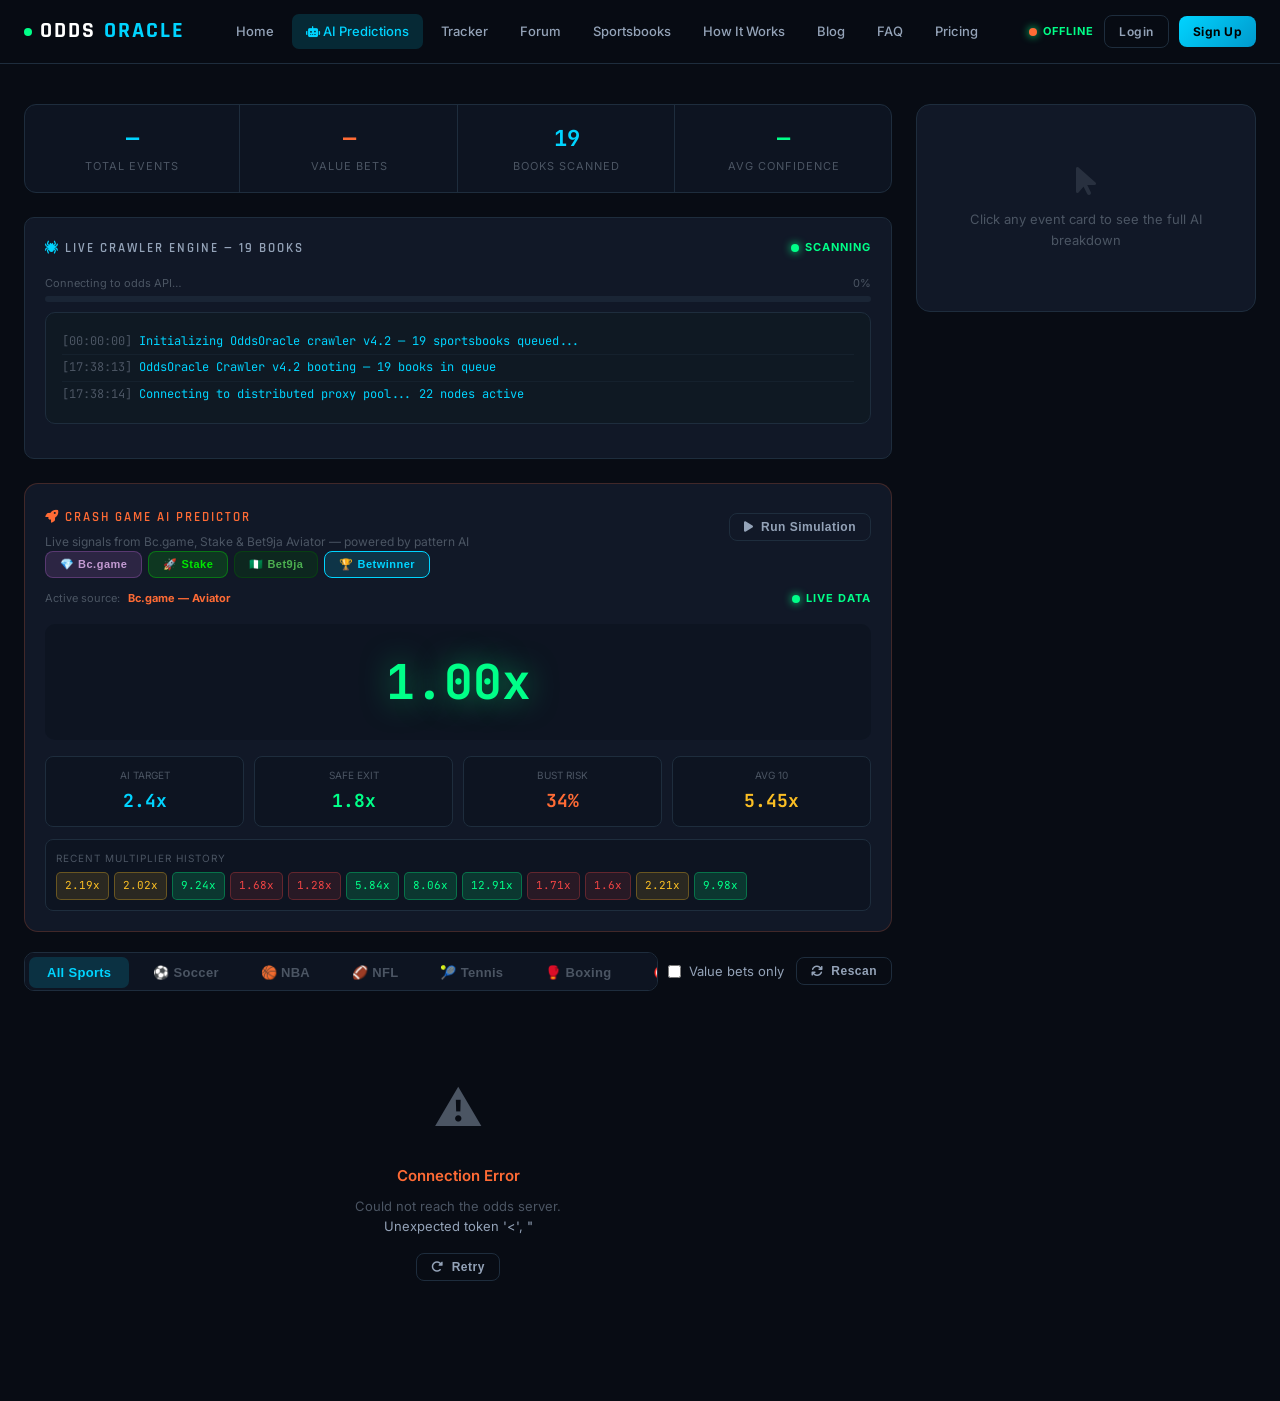
<file: predictions.html>
<!DOCTYPE html>
<html lang="en">
<head>
<meta charset="UTF-8"/>
<meta name="viewport" content="width=device-width, initial-scale=1.0"/>
<title>AI Predictions — OddsOracle</title>
<link rel="stylesheet" href="css/style.css"/>
<link rel="stylesheet" href="https://cdnjs.cloudflare.com/ajax/libs/font-awesome/6.5.0/css/all.min.css"/>
<style>
.main-layout { display: grid; grid-template-columns: 1fr 380px; gap: 24px; margin-top: 80px; padding: 24px 0 60px; min-width: 0; }
@media(max-width:1024px){ .main-layout { grid-template-columns:1fr; } .sidebar { display:none; } }
.sidebar { position: sticky; top: 84px; height: fit-content; }
/* Prevent any child from blowing out the page width */
.main-layout > * { min-width: 0; overflow-x: hidden; }

/* Crawler progress */
.crawler-log { background: var(--bg-card2); border: 1px solid var(--border); border-radius: 10px; padding: 16px; font-family: 'JetBrains Mono', monospace; font-size: 12px; max-height: 220px; overflow-y: auto; }
.log-line { padding: 3px 0; border-bottom: 1px solid rgba(30,45,61,0.4); }
.log-line:last-child { border-bottom: none; }
.log-ts { color: var(--text-muted); }
.log-ok { color: var(--accent-green); }
.log-scan { color: var(--accent-cyan); }
.log-warn { color: var(--accent-yellow); }

/* Event card */
.event-card { background: var(--bg-card); border: 1px solid var(--border); border-radius: 14px; padding: 20px; margin-bottom: 16px; cursor: pointer; transition: var(--transition); position: relative; overflow: visible; }
.event-card:hover { border-color: var(--border-bright); transform: translateX(3px); }
.event-card.selected { border-color: var(--accent-cyan); box-shadow: var(--glow-cyan); }
.event-header { display: flex; align-items: flex-start; justify-content: space-between; margin-bottom: 12px; gap: 12px; }
.event-teams { font-size: 15px; font-weight: 700; }
.event-meta { display: flex; align-items: center; gap: 8px; flex-wrap: wrap; margin-bottom: 12px; }

/* Odds table inline */
.odds-grid { display: grid; grid-template-columns: repeat(3, 1fr); gap: 6px; margin: 12px 0; }
.odds-grid.two-col { grid-template-columns: repeat(2, 1fr); }
.odds-cell { text-align: center; padding: 8px 4px; border-radius: 7px; background: var(--bg-secondary); border: 1px solid var(--border); font-family: 'JetBrains Mono', monospace; font-size: 11px; transition: var(--transition); }
.odds-cell.best-odds { border-color: var(--accent-green); background: var(--accent-green-dim); color: var(--accent-green); }
.odds-cell .odds-label { font-size: 9px; color: var(--text-muted); margin-bottom: 2px; font-family: 'Inter', sans-serif; }
.odds-cell .odds-val { font-size: 13px; font-weight: 700; }

/* Prediction box on card */
.pred-box { background: linear-gradient(135deg, rgba(0,212,255,0.08), rgba(0,255,136,0.05)); border: 1px solid rgba(0,212,255,0.2); border-radius: 10px; padding: 14px; margin-top: 12px; }
.pred-outcome { font-family: 'Rajdhani', sans-serif; font-size: 18px; font-weight: 700; color: var(--accent-cyan); margin-bottom: 6px; }
.pred-meta-row { display: flex; align-items: center; gap: 12px; flex-wrap: wrap; margin-bottom: 8px; }

/* Grade badge */
.grade-a { color: var(--accent-green); font-weight: 900; font-size: 22px; font-family: 'Rajdhani', sans-serif; }
.grade-b { color: var(--accent-yellow); font-weight: 900; font-size: 22px; font-family: 'Rajdhani', sans-serif; }
.grade-c { color: var(--accent-orange); font-weight: 900; font-size: 22px; font-family: 'Rajdhani', sans-serif; }

/* Sidebar detail */
.sidebar-detail { background: var(--bg-card); border: 1px solid var(--border); border-radius: 14px; padding: 20px; }
.detail-outcome-hero { background: linear-gradient(135deg, rgba(0,212,255,0.12), rgba(0,255,136,0.08)); border: 1px solid rgba(0,212,255,0.25); border-radius: 12px; padding: 20px; text-align: center; margin-bottom: 16px; }
.detail-outcome-hero .outcome-label { font-family: 'Rajdhani', sans-serif; font-size: 22px; font-weight: 700; color: var(--accent-cyan); }
.win-prob-row { display: flex; align-items: center; gap: 12px; margin-bottom: 10px; }
.win-prob-label { width: 110px; font-size: 12px; color: var(--text-secondary); flex-shrink: 0; overflow: hidden; text-overflow: ellipsis; white-space: nowrap; }
.signal-row { display: flex; align-items: center; justify-content: space-between; padding: 8px 0; border-bottom: 1px solid rgba(30,45,61,0.4); }
.signal-row:last-child { border-bottom: none; }
.signal-name { font-size: 13px; }
.signal-strong { color: var(--accent-green); font-size: 12px; font-weight: 700; }
.signal-neutral { color: var(--accent-yellow); font-size: 12px; font-weight: 700; }
.signal-weak { color: var(--accent-orange); font-size: 12px; font-weight: 700; }

/* Book odds grid */
.books-grid { display: grid; grid-template-columns: repeat(2, 1fr); gap: 6px; }
.book-row { display: flex; justify-content: space-between; padding: 7px 10px; background: var(--bg-secondary); border-radius: 7px; border: 1px solid var(--border); font-size: 12px; }
.book-row.top-book { border-color: var(--accent-green); background: var(--accent-green-dim); }

/* Claude verdict */
.claude-box { background: rgba(124,58,237,0.08); border: 1px solid rgba(124,58,237,0.25); border-radius: 10px; padding: 16px; margin-top: 14px; }
.claude-verdict { font-size: 13px; color: var(--text-secondary); line-height: 1.7; margin-bottom: 12px; }
.claude-reco { display: inline-flex; align-items: center; gap: 8px; padding: 8px 16px; border-radius: 8px; font-size: 13px; font-weight: 700; }
.reco-bet { background: var(--accent-green-dim); color: var(--accent-green); border: 1px solid rgba(0,255,136,0.3); }
.reco-monitor { background: rgba(251,191,36,0.12); color: var(--accent-yellow); border: 1px solid rgba(251,191,36,0.3); }
.reco-pass { background: rgba(239,68,68,0.1); color: #ef4444; border: 1px solid rgba(239,68,68,0.3); }

/* Filter bar */
.filter-bar { display: flex; gap: 10px; flex-wrap: wrap; align-items: center; margin-bottom: 20px; overflow: hidden; }

/* Prevent crawler status grid from overflowing */
#crawlerStatus { overflow: hidden; }

/* Crash game section */
.crash-section { background: var(--bg-card); border: 1px solid rgba(255,107,53,0.2); border-radius: 14px; padding: 20px; margin-bottom: 20px; }
.crash-display { font-family: 'JetBrains Mono', monospace; font-size: 48px; font-weight: 700; text-align: center; padding: 20px; border-radius: 10px; background: var(--bg-secondary); margin: 16px 0; transition: all 0.3s ease; }
.crash-rising { color: var(--accent-green); text-shadow: 0 0 30px rgba(0,255,136,0.5); }
.crash-busted { color: #ef4444; text-shadow: 0 0 30px rgba(239,68,68,0.5); }

/* ══════════════════════════════════════════════════
   PREDICTIONS PAGE — FULL RESPONSIVE SYSTEM
   ══════════════════════════════════════════════════ */

/* ── Desktop large (≥1400px) ── */
@media (min-width: 1400px) {
  .main-layout { grid-template-columns: 1fr 420px; }
}

/* ── Desktop standard (1200px–1400px) ── */
@media (max-width: 1399px) and (min-width: 1025px) {
  .main-layout { grid-template-columns: 1fr 340px; }
  .sidebar { top: 72px; }
}

/* ── Tablet landscape (769px–1024px): hide sidebar ── */
@media (max-width: 1024px) {
  .main-layout { grid-template-columns: 1fr !important; margin-top: 74px !important; padding: 20px 0 56px; }
  .sidebar { display: none !important; }
  .event-card:hover { transform: none; } /* disable slide on touch */
  #crashStatsGrid { grid-template-columns: repeat(4,1fr) !important; }
}

/* ── Tablet portrait + Mobile shared base (≤768px) ── */
@media (max-width: 768px) {
  .main-layout { grid-template-columns: 1fr !important; margin-top: 60px !important; padding: 12px 0 48px; }
  .sidebar { display: none !important; }

  /* ── Stats bar: 2×2 grid, no text overflow ── */
  .stats-bar { display: grid !important; grid-template-columns: 1fr 1fr !important;
    border-radius: 10px; overflow: visible !important; }
  .stat-item { border-right: none !important; border-bottom: 1px solid var(--border) !important;
    padding: 10px 8px !important; min-width: 0; overflow: hidden; }
  .stat-item:nth-child(odd) { border-right: 1px solid var(--border) !important; }
  .stat-item:nth-last-child(1), .stat-item:nth-last-child(2) { border-bottom: none !important; }
  .stat-val { font-size: 17px !important; }
  .stat-lbl { font-size: 9px !important; letter-spacing: 0.5px !important;
    white-space: normal !important; word-break: break-word; line-height: 1.3; }

  /* ── Crawler: prevent log lines overflowing ── */
  .card { overflow: hidden; }
  .card-header { flex-wrap: wrap !important; gap: 6px !important; }
  .crawler-log { font-size: 10px; max-height: 130px; overflow-x: hidden; }
  .log-line { white-space: nowrap; overflow: hidden; text-overflow: ellipsis; max-width: 100%; }
  #crawlerStatus { gap: 5px !important; overflow: hidden; }

  /* ── Crash game ── */
  .crash-section { padding: 14px; overflow: hidden; }
  .crash-display { font-size: 30px !important; padding: 12px; }
  #crashStatsGrid { grid-template-columns: repeat(2,1fr) !important; gap: 8px !important; }
  .crash-section .flex-between { flex-wrap: wrap !important; gap: 8px; }
  #crashBookTabs { flex-wrap: wrap !important; gap: 5px !important; }
  #crashBookTabs .btn { font-size: 10px !important; padding: 6px 10px !important; }

  /* ── Sport filter tabs ── */
  .filter-bar { gap: 8px; flex-wrap: wrap; margin-bottom: 14px; overflow: visible; }
  #sportTabs { overflow-x: auto !important; flex-wrap: nowrap !important; display: flex !important;
    gap: 4px; padding-bottom: 6px; -webkit-overflow-scrolling: touch; scrollbar-width: none;
    min-width: 0; max-width: 100%; }
  #sportTabs::-webkit-scrollbar { display: none; }
  .tab-btn { flex-shrink: 0 !important; white-space: nowrap; padding: 7px 10px; font-size: 11px; }
  .filter-bar > div:last-child { width: 100%; justify-content: space-between; gap: 8px; }

  /* ── Event cards ── */
  .event-card { padding: 13px; margin-bottom: 10px; overflow: visible; }
  .event-card:hover { transform: none; }
  .event-teams { font-size: 13px !important; line-height: 1.3; word-break: break-word; }
  .event-meta { gap: 5px; flex-wrap: wrap; }
  .event-header > div:last-child { flex-shrink: 0; gap: 4px !important; }

  /* ── Odds grid ── */
  .odds-grid { grid-template-columns: repeat(3,1fr) !important; gap: 4px; }
  .odds-grid.two-col { grid-template-columns: repeat(2,1fr) !important; }
  .odds-cell { padding: 6px 3px; }
  .odds-cell .odds-label { font-size: 8px; }
  .odds-cell .odds-val { font-size: 12px; }

  /* ── Prediction box ── */
  .pred-box { padding: 11px; }
  .pred-outcome { font-size: 14px !important; }
  .pred-meta-row { gap: 8px; margin-bottom: 6px; flex-wrap: wrap; }

  /* ── Bookmaker grid ── */
  .books-grid { grid-template-columns: repeat(2,1fr); gap: 4px; }
  .book-row { padding: 6px 8px; font-size: 11px; }
}

/* ── Mobile (≤480px) ── */
@media (max-width: 480px) {
  .main-layout { padding: 10px 0 36px; }

  /* Stats */
  .stat-val { font-size: 15px !important; }
  .stat-lbl { font-size: 8px !important; }

  /* Event cards — stack header */
  .event-card { padding: 11px; margin-bottom: 10px; border-radius: 10px; overflow: visible; }
  .event-header { flex-direction: column !important; gap: 6px; }
  .event-header > div:last-child { flex-direction: row !important; align-items: center !important;
    width: 100%; gap: 8px !important; }
  .event-teams { font-size: 12px !important; }

  /* Odds: 2-col */
  .odds-grid { grid-template-columns: repeat(2,1fr) !important; gap: 3px; }
  .odds-cell .odds-label { font-size: 8px; }
  .odds-cell .odds-val { font-size: 11px; }

  /* Pred box */
  .pred-box { padding: 9px; }
  .pred-outcome { font-size: 13px !important; }
  .pred-meta-row > span { font-size: 11px !important; }

  /* Books: single col */
  .books-grid { grid-template-columns: 1fr !important; }

  /* Crash */
  .crash-display { font-size: 24px !important; padding: 10px; }
  #crashStatsGrid > div { padding: 7px 5px !important; }
  #crashStatsGrid > div > div:last-child { font-size: 14px !important; }

  /* Crawler */
  .crawler-log { font-size: 10px; max-height: 110px; }
}

/* ── Small mobile (≤360px) ── */
@media (max-width: 360px) {
  .event-card { padding: 9px; overflow: visible; }
  .event-teams { font-size: 11px !important; }
  .pred-outcome { font-size: 12px !important; }
  .odds-cell .odds-val { font-size: 10px; }
  .crash-display { font-size: 20px !important; }
  .tab-btn { padding: 6px 8px; font-size: 10px; }
}

/* ══ GLOBAL OVERFLOW LOCK — stops page being wider than screen ══ */
.container,
.main-layout,
.main-layout > *,
.card,
.crash-section,
.stats-bar,
#crawlerStatus,
.crawler-log,
.filter-bar {
  max-width: 100%;
  box-sizing: border-box;
}
/* event-card must stay overflow:visible so dropdown and buttons aren't clipped */
.event-card { max-width: 100%; box-sizing: border-box; }

/* Claude + Save buttons — always full width and never overflow */
.claude-analyse-btn,
.save-pick-btn {
  width: 100% !important;
  max-width: 100% !important;
  box-sizing: border-box !important;
  white-space: normal !important;
  word-break: break-word;
  text-decoration: none !important;
  -webkit-tap-highlight-color: rgba(124,58,237,0.25);
}

/* Claude AI dropdown — always visible, never clipped */
.claude-dropdown {
  width: 100%;
  box-sizing: border-box;
  overflow: visible;
}

/* On mobile ensure pred-box children don't stretch card */
@media (max-width: 768px) {
  /* DO NOT set overflow:hidden on pred-box — it clips the Claude result */
  .pred-box { overflow: visible; }
  .pred-meta-row { font-size: 12px; }
  .claude-analyse-btn { font-size: 12px !important; padding: 9px 8px !important; }
  .save-pick-btn      { font-size: 12px !important; padding: 9px 8px !important; }
  /* Claude result box — ensure visible and readable */
  .claude-result { display: block; overflow: visible !important; }
  .claude-result > div { overflow: visible !important; }
  .claude-dropdown { overflow: visible !important; width: 100% !important; }
  /* Prevent crawlerStatus from overflowing */
  #crawlerStatus { grid-template-columns: repeat(3, 1fr) !important; }
}
</style>
</head>
<body>

<!-- NAVBAR -->
<nav class="navbar">
  <div class="navbar-inner">
    <a href="index.html" class="logo"><div class="logo-dot"></div>ODDS<span>ORACLE</span></a>
    <div class="nav-links" id="navLinks">
      <a href="index.html" class="nav-link">Home</a>
      <a href="predictions.html" class="nav-link active"><i class="fa fa-robot" style="font-size:11px"></i> AI Predictions</a>
      <a href="tracker.html" class="nav-link">Tracker</a>
      <a href="forum.html" class="nav-link">Forum</a>
      <a href="sportsbooks.html" class="nav-link">Sportsbooks</a>
      <a href="how-it-works.html" class="nav-link">How It Works</a>
      <a href="blog.html" class="nav-link">Blog</a>
      <a href="faq.html" class="nav-link">FAQ</a>
      <div style="margin-top:8px;padding-top:8px;border-top:1px solid var(--border);display:flex;gap:8px;padding:10px 14px 4px" class="hide-desktop">
        <a href="login.html" class="btn btn-ghost btn-sm" style="flex:1;justify-content:center">Login</a>
        <a href="register.html" class="btn btn-primary btn-sm" style="flex:1;justify-content:center">Sign Up</a>
      </div>      <a href="payment.html" class="nav-link">Pricing</a>
    </div>
    <div class="nav-actions">
      <span class="live-badge"><span class="live-dot"></span> CRAWLERS LIVE</span>
      <a href="login.html" class="btn btn-ghost btn-sm">Login</a>
      <a href="register.html" class="btn btn-primary btn-sm">Sign Up</a>
      <div class="hamburger" id="hamburger"><span></span><span></span><span></span></div>
    </div>
  </div>
</nav>

<div class="container" style="overflow-x:hidden;max-width:100vw;box-sizing:border-box">
  <div class="main-layout">

    <!-- LEFT: Main Content -->
    <div>
      <!-- Stats bar -->
      <div class="stats-bar mb-24">
        <div class="stat-item"><div class="stat-val" id="statEvents">—</div><div class="stat-lbl">Total Events</div></div>
        <div class="stat-item"><div class="stat-val text-orange" id="statValue">—</div><div class="stat-lbl">Value Bets</div></div>
        <div class="stat-item"><div class="stat-val text-cyan" id="statBooks">19</div><div class="stat-lbl">Books Scanned</div></div>
        <div class="stat-item"><div class="stat-val text-green" id="statConf">—</div><div class="stat-lbl">Avg Confidence</div></div>
      </div>

      <!-- Crawler progress -->
      <div class="card mb-24">
        <div class="card-header">
          <span class="card-title"><i class="fa fa-spider" style="color:var(--accent-cyan)"></i> Live Crawler Engine — 19 Books</span>
          <div style="display:flex;align-items:center;gap:10px">
            <span id="crawlerScanProgress" style="font-family:'JetBrains Mono',monospace;font-size:11px;color:var(--text-muted)"></span>
            <span class="live-badge"><span class="live-dot"></span> SCANNING</span>
          </div>
        </div>
        <!-- Progress bar -->
        <div style="margin-bottom:10px">
          <div style="display:flex;justify-content:space-between;font-size:11px;color:var(--text-muted);margin-bottom:4px">
            <span id="crawlerProgressLabel">Initializing...</span>
            <span id="crawlerProgressPct">0%</span>
          </div>
          <div class="progress-track"><div class="progress-fill progress-cyan" id="crawlerProgressBar" style="width:0%;transition:width 0.5s ease"></div></div>
        </div>
        <div class="crawler-log" id="crawlerLog">
          <div class="log-line"><span class="log-ts">[00:00:00]</span> <span class="log-scan">Initializing OddsOracle crawler v4.2 — 19 sportsbooks queued...</span></div>
        </div>
        <div style="display:grid;grid-template-columns:repeat(auto-fill,minmax(90px,1fr));gap:6px;margin-top:14px;min-width:0;overflow:hidden;max-width:100%" id="crawlerStatus">
          <!-- filled by JS -->
        </div>
      </div>

      <!-- Crash Game Panel -->
      <div class="crash-section">
        <div class="flex-between mb-12">
          <div>
            <span class="card-title" style="color:var(--accent-orange)"><i class="fa fa-rocket"></i> Crash Game AI Predictor</span>
            <p style="font-size:12px;color:var(--text-muted);margin-top:4px">Live signals from Bc.game, Stake & Bet9ja Aviator — powered by pattern AI</p>
          </div>
          <button class="btn btn-ghost btn-sm" id="crashBtn"><i class="fa fa-play"></i> Run Simulation</button>
        </div>

        <!-- Book selector tabs -->
        <div style="display:flex;gap:6px;margin-bottom:12px;flex-wrap:wrap" id="crashBookTabs">
          <button class="btn btn-sm" style="background:rgba(155,89,182,0.2);border:1px solid rgba(155,89,182,0.4);color:#c39bd3;font-size:11px" onclick="selectCrashBook('Bc.game',this)">💎 Bc.game</button>
          <button class="btn btn-sm" style="background:rgba(0,231,1,0.15);border:1px solid rgba(0,231,1,0.35);color:#00e701;font-size:11px" onclick="selectCrashBook('Stake',this)">🚀 Stake</button>
          <button class="btn btn-sm" style="background:rgba(0,102,0,0.2);border:1px solid rgba(0,102,0,0.4);color:#4caf50;font-size:11px" onclick="selectCrashBook('Bet9ja',this)">🇳🇬 Bet9ja</button>
          <button class="btn btn-sm" style="background:var(--accent-cyan-dim);border:1px solid var(--accent-cyan);color:var(--accent-cyan);font-size:11px" onclick="selectCrashBook('Betwinner',this)">🏆 Betwinner</button>
        </div>

        <div style="display:flex;align-items:center;gap:8px;margin-bottom:8px">
          <span style="font-size:11px;color:var(--text-muted)">Active source:</span>
          <span id="crashBookActive" style="font-size:11px;font-weight:700;color:var(--accent-orange)">Bc.game — Aviator</span>
          <span class="live-badge" style="margin-left:auto"><span class="live-dot"></span> LIVE DATA</span>
        </div>

        <div class="crash-display crash-rising" id="crashDisplay">1.00x</div>

        <div id="crashStatsGrid" style="display:grid;grid-template-columns:repeat(4,1fr);gap:10px;margin-top:12px">
          <div style="text-align:center;padding:10px;background:var(--bg-secondary);border-radius:8px;border:1px solid var(--border)">
            <div style="font-size:10px;color:var(--text-muted);margin-bottom:4px">AI TARGET</div>
            <div style="font-family:'JetBrains Mono',monospace;font-size:18px;font-weight:700;color:var(--accent-cyan)" id="crashTarget">2.4x</div>
          </div>
          <div style="text-align:center;padding:10px;background:var(--bg-secondary);border-radius:8px;border:1px solid var(--border)">
            <div style="font-size:10px;color:var(--text-muted);margin-bottom:4px">SAFE EXIT</div>
            <div style="font-family:'JetBrains Mono',monospace;font-size:18px;font-weight:700;color:var(--accent-green)" id="crashSafe">1.8x</div>
          </div>
          <div style="text-align:center;padding:10px;background:var(--bg-secondary);border-radius:8px;border:1px solid var(--border)">
            <div style="font-size:10px;color:var(--text-muted);margin-bottom:4px">BUST RISK</div>
            <div style="font-family:'JetBrains Mono',monospace;font-size:18px;font-weight:700;color:var(--accent-orange)" id="crashRisk">34%</div>
          </div>
          <div style="text-align:center;padding:10px;background:var(--bg-secondary);border-radius:8px;border:1px solid var(--border)">
            <div style="font-size:10px;color:var(--text-muted);margin-bottom:4px">AVG 10</div>
            <div style="font-family:'JetBrains Mono',monospace;font-size:18px;font-weight:700;color:var(--accent-yellow)" id="crashAvg">3.2x</div>
          </div>
        </div>

        <!-- Trend mini chart -->
        <div style="margin-top:12px;background:var(--bg-secondary);border:1px solid var(--border);border-radius:8px;padding:10px">
          <div style="font-size:10px;color:var(--text-muted);margin-bottom:6px;letter-spacing:1px;text-transform:uppercase">Recent multiplier history</div>
          <div style="display:flex;gap:5px;flex-wrap:wrap" id="crashHistory"></div>
        </div>
      </div>

      <!-- Filter bar -->
      <div class="filter-bar" style="flex-wrap:wrap;gap:10px">
        <div class="tabs" id="sportTabs" style="overflow-x:auto;flex-wrap:nowrap;display:flex;gap:6px;padding-bottom:2px;min-width:0;flex:1">
          <button class="tab-btn active" data-sport="all" style="white-space:nowrap">All Sports</button>
          <button class="tab-btn" data-sport="Soccer" style="white-space:nowrap">⚽ Soccer</button>
          <button class="tab-btn" data-sport="NBA" style="white-space:nowrap">🏀 NBA</button>
          <button class="tab-btn" data-sport="NFL" style="white-space:nowrap">🏈 NFL</button>
          <button class="tab-btn" data-sport="Tennis" style="white-space:nowrap">🎾 Tennis</button>
          <button class="tab-btn" data-sport="Boxing" style="white-space:nowrap">🥊 Boxing</button>
          <button class="tab-btn" data-sport="Darts" style="white-space:nowrap">🎯 Darts</button>
          <button class="tab-btn" data-sport="Baseball" style="white-space:nowrap">⚾ Baseball</button>
          <button class="tab-btn" data-sport="Badminton" style="white-space:nowrap">🏸 Badminton</button>
          <button class="tab-btn" data-sport="Cricket" style="white-space:nowrap">🏏 Cricket</button>
          <button class="tab-btn" data-sport="Formula 1" style="white-space:nowrap">🏎️ Formula 1</button>
          <button class="tab-btn" data-sport="Volleyball" style="white-space:nowrap">🏐 Volleyball</button>
          <button class="tab-btn" data-sport="Water Polo" style="white-space:nowrap">🤽 Water Polo</button>
          <button class="tab-btn" data-sport="Golf" style="white-space:nowrap">⛳ Golf</button>
          <button class="tab-btn" data-sport="Cycling" style="white-space:nowrap">🚴 Cycling</button>
        </div>
        <div style="display:flex;align-items:center;gap:12px;flex-shrink:0">
          <label style="display:flex;align-items:center;gap:8px;font-size:13px;cursor:pointer;color:var(--text-secondary)">
            <input type="checkbox" id="valueOnly" style="accent-color:var(--accent-orange)"> Value bets only
          </label>
          <button class="btn btn-ghost btn-sm" id="refreshBtn"><i class="fa fa-sync"></i> Rescan</button>
        </div>
      </div>

      <!-- Events list -->
      <div id="eventsList"></div>
    </div>

    <!-- RIGHT: Sidebar -->
    <aside class="sidebar">
      <div class="sidebar-detail" id="sidebarDetail">
        <div style="text-align:center;padding:40px 20px;color:var(--text-muted)">
          <i class="fa fa-mouse-pointer" style="font-size:32px;margin-bottom:12px;opacity:0.4"></i>
          <p style="font-size:13px">Click any event card to see the full AI breakdown</p>
        </div>
      </div>
    </aside>

  </div>
</div>

<script src="js/main.js"></script>
<script>
const BOOKS = [
  'DraftKings','FanDuel','BetMGM','Caesars','bet365','PointsBet','Unibet','W.Hill',
  'Bet9ja','Betwinner','Bc.game','Stake','Betano','1xBet',
  '22bet','Betking','Msport','Afropari','Helabet'
];

// Brand metadata — colors, URLs, specialties
const BOOK_META = {
  'DraftKings': { color:'#1a8a00', icon:'🦅', region:'USA',          specialty:'NFL/NBA',          url:'draftkings.com' },
  'FanDuel':    { color:'#1493ff', icon:'🎯', region:'USA',          specialty:'Live Betting',     url:'fanduel.com' },
  'BetMGM':     { color:'#c19a29', icon:'🦁', region:'USA',          specialty:'Casino+Sports',    url:'betmgm.com' },
  'Caesars':    { color:'#b8860b', icon:'👑', region:'USA',          specialty:'NFL Props',        url:'caesars.com' },
  'bet365':     { color:'#005c2e', icon:'⚽', region:'Global',       specialty:'Soccer/Live',      url:'bet365.com' },
  'PointsBet':  { color:'#e31837', icon:'📍', region:'USA/AUS',      specialty:'PointsBetting',    url:'pointsbet.com' },
  'Unibet':     { color:'#007c41', icon:'🎰', region:'Europe',       specialty:'Soccer/Casino',    url:'unibet.com' },
  'W.Hill':     { color:'#004a97', icon:'🏇', region:'UK',           specialty:'Horse Racing',     url:'williamhill.com' },
  'Bet9ja':     { color:'#006600', icon:'🇳🇬', region:'Nigeria',     specialty:'Soccer/Virtual',   url:'bet9ja.com' },
  'Betwinner':  { color:'#ff6600', icon:'🏆', region:'Africa/Global',specialty:'High Odds',        url:'betwinner.ng' },
  'Bc.game':    { color:'#9b59b6', icon:'💎', region:'Crypto/Global',specialty:'Crash/Casino',     url:'bc.game' },
  'Stake':      { color:'#00e701', icon:'🚀', region:'Crypto/Global',specialty:'Aviator/Crash',    url:'stake.com' },
  'Betano':     { color:'#d4001c', icon:'🔥', region:'Africa/Europe',specialty:'Soccer/eSports',   url:'betano.ng' },
  '1xBet':      { color:'#0074c2', icon:'1️⃣', region:'Africa/Global',specialty:'Most Markets',     url:'1xbet.ng' },
  '22bet':      { color:'#f05a22', icon:'🎰', region:'Africa/Global',specialty:'Casino+Sports',    url:'22bet.ng' },
  'Betking':    { color:'#1a9e2f', icon:'🏅', region:'Nigeria/Africa',specialty:'Soccer/Jackpot',  url:'betking.com' },
  'Msport':     { color:'#0a3d8f', icon:'🏟️', region:'Nigeria',      specialty:'Soccer/Virtuals',  url:'msport.com' },
  'Afropari':   { color:'#e63946', icon:'🌍', region:'Africa',       specialty:'Soccer/Live',      url:'afropari.com' },
  'Helabet':    { color:'#00b4d8', icon:'⚡', region:'Africa/EU',    specialty:'Sports/Casino',    url:'helabet.com' },
};
const EVENTS_DATA = [
  // Soccer
  { id:1,  sport:'Soccer',    league:'Premier League 🏆',       home:'Manchester City',    away:'Arsenal',             time:'Today 15:00'    },
  { id:2,  sport:'Soccer',    league:'La Liga ⚽',               home:'Real Madrid',        away:'Barcelona',           time:'Today 20:45'    },
  { id:3,  sport:'Soccer',    league:'UEFA Champions League ⭐', home:'Bayern Munich',      away:'PSG',                 time:'Tomorrow 20:00' },
  { id:4,  sport:'Soccer',    league:'Serie A 🇮🇹',              home:'Inter Milan',        away:'Juventus',            time:'Tomorrow 19:45' },
  // Basketball
  { id:5,  sport:'NBA',       league:'NBA Regular Season 🏀',   home:'Los Angeles Lakers', away:'Boston Celtics',      time:'Today 19:30'    },
  { id:6,  sport:'NBA',       league:'NBA Regular Season 🏀',   home:'Golden State Warriors',away:'Miami Heat',        time:'Today 21:00'    },
  // American Football
  { id:7,  sport:'NFL',       league:'NFL Week 18 🏈',           home:'Kansas City Chiefs', away:'Buffalo Bills',       time:'Tomorrow 18:00' },
  // Tennis
  { id:8,  sport:'Tennis',    league:'ATP Masters 1000 🎾',     home:'Novak Djokovic',     away:'Carlos Alcaraz',      time:'Today 14:00'    },
  { id:9,  sport:'Tennis',    league:'WTA Finals 🎾',            home:'Iga Swiatek',        away:'Aryna Sabalenka',     time:'Tomorrow 13:00' },
  // Boxing
  { id:10, sport:'Boxing',    league:'WBC Heavyweight 🥊',      home:'Tyson Fury',         away:'Anthony Joshua',      time:'Sat 22:00'      },
  { id:11, sport:'Boxing',    league:'IBF Welterweight 🥊',     home:'Errol Spence Jr.',   away:'Terence Crawford',    time:'Sat 20:00'      },
  // Darts
  { id:12, sport:'Darts',     league:'PDC World Championship 🎯',home:'Luke Littler',      away:'Michael van Gerwen',  time:'Today 19:00'    },
  // Baseball
  { id:13, sport:'Baseball',  league:'MLB Regular Season ⚾',    home:'NY Yankees',         away:'LA Dodgers',          time:'Today 19:05'    },
  { id:14, sport:'Baseball',  league:'MLB Regular Season ⚾',    home:'Houston Astros',     away:'Chicago Cubs',        time:'Today 20:10'    },
  // Badminton
  { id:15, sport:'Badminton', league:'BWF World Tour Finals 🏸', home:'Viktor Axelsen',     away:'Shi Yuqi',            time:'Tomorrow 10:00' },
  // Cricket
  { id:16, sport:'Cricket',   league:'ICC T20 World Cup 🏏',    home:'India',              away:'Australia',           time:'Tomorrow 14:00' },
  { id:17, sport:'Cricket',   league:'IPL 2025 🏏',             home:'Mumbai Indians',     away:'Chennai Super Kings', time:'Today 15:30'    },
  // Formula 1
  { id:18, sport:'Formula 1', league:'F1 Monaco Grand Prix 🏎️', home:'Max Verstappen',     away:'Lewis Hamilton',      time:'Sun 15:00'      },
  { id:19, sport:'Formula 1', league:'F1 British Grand Prix 🏎️',home:'Lando Norris',       away:'Charles Leclerc',     time:'Sun 14:00'      },
  // Volleyball
  { id:20, sport:'Volleyball',league:'FIVB Nations League 🏐',  home:'Brazil',             away:'Poland',              time:'Tomorrow 18:00' },
  // Water Polo
  { id:21, sport:'Water Polo',league:'LEN Champions League 🤽', home:'Pro Recco',          away:'Barceloneta',         time:'Tomorrow 20:00' },
  // Golf
  { id:22, sport:'Golf',      league:'The Masters H2H ⛳',      home:'Scottie Scheffler',  away:'Rory McIlroy',        time:'Sun 16:00'      },
  // Cycling
  { id:23, sport:'Cycling',   league:'Tour de France H2H 🚴',   home:'Tadej Pogacar',      away:'Jonas Vingegaard',    time:'Sat 14:00'      },
];

const VERDICTS = {
  Soccer: [
    "The home side enters this fixture on the back of four consecutive wins with dominant possession metrics and a high press. Sharp money has moved the line 0.12 points in their favor over the last 6 hours — a strong institutional signal. The away team's key striker is listed as doubtful, significantly reducing their attacking threat.",
    "Recent form strongly favors the home side, who have won six of their last eight home games by multiple goals. Head-to-head data over five encounters shows a clear dominance pattern. Line movement since opening has been steady toward the home team, suggesting smart-money alignment.",
  ],
  NBA: [
    "The home team has covered the spread in 7 of their last 10 home games and enters with a top-5 offensive rating. Injury reports show the visiting squad missing their starting point guard. Public money is split 54/46 but sharp bettors are heavily backing the home side.",
    "Advanced metrics favor the home team's defense, ranked top-3 in defensive rating over the last 15 games. The visitor's pace-of-play will be disrupted on the road, and rest advantage sits firmly with the home squad.",
  ],
  NFL: [
    "Home field advantage in the playoffs is historically worth 3+ points, and this matchup is no exception. The home team's offensive line grades out significantly better, giving their QB time to exploit zone coverages. Steam moves detected at 3 major books signal sharp professional action.",
    "Weather conditions favor the ground game, suiting the home team's rushing attack. The visiting team's secondary has allowed over 280 yards passing in their last four games — a significant vulnerability against this offense.",
  ],
  Tennis: [
    "Surface statistics heavily favor the higher seed, who has won 73% of matches on this surface in the last 12 months. H2H record stands 4-2 in the higher-ranked player's favor. Recent form shows the underdog coming off a five-set battle 48 hours ago — fatigue is a real factor.",
    "The favorite enters fresh, having received a walkover in the previous round. Their serve percentage on this surface ranks top-3 on tour. The underdog has struggled with second-serve returns against heavy topspin.",
  ],
  Boxing: [
    "The champion holds a clear edge in reach, work rate, and ring IQ, with 4 consecutive wins by stoppage or unanimous decision. Sharp money has moved significantly toward the favourite since the opening line — a signal of professional action. The challenger is stepping up in class and has shown vulnerabilities against a sustained jab.",
    "Power metrics heavily favour one fighter — 74% knockout rate in the last 8 bouts is well above the divisional average. Head-to-head body-punch stats indicate a likely stoppage scenario. The underdog's corner has been making public adjustments, but line movement has not responded — fade the public here.",
  ],
  Darts: [
    "The world-ranked player holds a dominant H2H record on this format, winning 7 of the last 10 meetings. Their average leg duration is significantly lower, indicating clinical finishing under pressure. Sharp action has pushed the line 0.08 points in their favour since the morning line.",
    "Recent tournament form is starkly one-sided, with the favourite averaging 101+ checkout per leg across the last 5 events. The underdog has struggled on the outer doubles recently, which will prove costly at this level. Fade the public money — sharps are clearly on the favourite.",
  ],
  Baseball: [
    "The starting pitching matchup strongly favours the home side — their ace enters with a 1.94 ERA over the last 6 starts and has dominated this lineup historically. Bullpen depth also tilts home, with the visitor's pen ranking 27th in inherited runner strand rate. Line movement confirms sharp action.",
    "Advanced Statcast data shows a significant exit velocity advantage for the home team's lineup vs this pitcher's fastball command. Run differential over the last 14 games is +22 for the home side. The visitor's closer is flagged as day-to-day, weakening late-inning protection.",
  ],
  Badminton: [
    "The top-ranked player holds a 6-2 H2H edge on indoor hard courts, with wins coming via superior net control and deceptive drop-shot placement. Recent form shows 3 consecutive finals appearances. The opponent has shown fatigue signs after a grueling semi-final less than 18 hours ago.",
    "Footwork efficiency data from this tournament shows the favourite covering 12% fewer meters per point — evidence of clean, efficient shot selection. The underdog's backhand cross has been 18% less accurate than their season average. Expect a straight-game victory for the higher seed.",
  ],
  Cricket: [
    "Pitch and weather reports indicate a flat batting surface with minimal lateral movement, strongly favouring the chasing side. The favourite's top-order batting average in T20 is 42% higher than the opposition, and their death bowling has conceded under 9 runs/over in the last 5 matches. Sharp books opened them -145 and the line has only strengthened.",
    "The toss has historically determined 68% of T20 outcomes on this venue. Power-play data shows the favourite averages 51 runs in the first 6 overs against pace attacks like this one. The opposition's key spinner has a 12.4 economy against left-right batting combinations — a critical advantage here.",
  ],
  'Formula 1': [
    "Qualifying pace data shows the favourite 0.312 seconds faster in the final sector — historically the most predictive metric for race outcome at this circuit. Tyre degradation models from practice sessions favour their car setup for medium compounds. DRS efficiency is 7% higher for the favourite through the main straight.",
    "The head-to-head record across the last 3 appearances at this venue stands 3-0 in the favourite's favour. Mechanical reliability metrics for the challenger's power unit have raised flags in team communications. Expect the model's edge to hold — this line hasn't moved, suggesting limited sharp disagreement.",
  ],
  Volleyball: [
    "The home team's block-assist ratio is the highest in this competition, neutralising the opponent's dominant outside hitter who averages 28 points per set. Service ace differential is +11 in the home side's favour over the last 6 matches. Sharp money opened strongly on the home team and hasn't wavered.",
    "Set-win percentage at home sits at 78% for the favourite, with a particularly dominant record in the 4th and 5th sets — a signal of superior conditioning and mental resilience. The visitor's libero is carrying an undisclosed shoulder issue, which could disrupt their defensive rotation significantly.",
  ],
  'Water Polo': [
    "The higher-ranked team holds a dominant 8-2 H2H record in Champions League play, with superior counterattack efficiency averaging 4.2 goals per game from transition. Their goalkeeper's save percentage at 58% is 14 points above the pool average. Line movement has been consistent toward the favourite.",
    "Power-play conversion rate is the decisive factor here — the favourite converts 41% of man-up situations versus 27% for the opposition. Their centre-forward has scored in 9 consecutive matches and faces a backline ranked 8th defensively in this competition. This is a strong model BET.",
  ],
  Golf: [
    "Strokes-gained data for this course strongly favours the higher-ranked player — their tee-to-green efficiency on parkland layouts ranks top-5 on tour this season. H2H record in final-round pairings stands 4-1 in the favourite's favour. Sharp sportsbooks have installed them as clear favourites and the line hasn't moved despite public betting.",
    "Wind and weather conditions tomorrow suit the favourite's high-trajectory ball flight which outperforms on links-style turf. The underdog's putting stroke has been below their 3-year average on bent grass, while the favourite ranks 2nd in strokes-gained putting on this surface. Fade the public money here.",
  ],
  Cycling: [
    "Power-to-weight ratio modelling places the favourite as the strongest climber in this field by a margin of 4.2 watts/kg — a decisive advantage on today's mountain stage. Stage profiling shows 3,800m of vertical gain, which suits a pure climber over a time-trial specialist. The challenger has shown fatigue in recovery from previous mountain stages.",
    "This head-to-head matchup historically falls to the rider with greater Grand Tour experience, and the favourite holds a 5-1 edge in multi-week stage races. Their support team has been tactically superior, controlling breakaways and managing tempo. Current form, conditioning data, and betting market alignment all point the same direction.",
  ],
};

const RECO = ['BET', 'MONITOR', 'PASS'];

let allPredictions = [];
let selectedEventId = null;
let activeSport = 'all';

// Base odds per sport — 3-outcome sports get [home, draw, away]
const SPORT_BASE = {
  'Soccer':    () => [1.9+Math.random()*0.5, 3.0+Math.random()*0.8, 3.5+Math.random()*1.2],
  'Boxing':    () => [1.8+Math.random()*0.6, 2.1+Math.random()*0.7, 14.0+Math.random()*4.0],
  'NBA':       () => [1.7+Math.random()*0.4, 2.0+Math.random()*0.5],
  'NFL':       () => [1.8+Math.random()*0.3, 1.9+Math.random()*0.3],
  'Tennis':    () => [1.5+Math.random()*0.5, 2.2+Math.random()*0.8],
  'Darts':     () => [1.6+Math.random()*0.4, 2.0+Math.random()*0.5],
  'Baseball':  () => [1.8+Math.random()*0.3, 1.9+Math.random()*0.3],
  'Badminton': () => [1.5+Math.random()*0.5, 2.1+Math.random()*0.6],
  'Cricket':   () => [1.7+Math.random()*0.4, 2.0+Math.random()*0.5],
  'Formula 1': () => [1.6+Math.random()*0.5, 2.2+Math.random()*0.7],
  'Volleyball':() => [1.6+Math.random()*0.4, 2.1+Math.random()*0.5],
  'Water Polo':() => [1.7+Math.random()*0.4, 2.0+Math.random()*0.5],
  'Golf':      () => [1.5+Math.random()*0.6, 2.2+Math.random()*0.8],
  'Cycling':   () => [1.6+Math.random()*0.5, 2.1+Math.random()*0.6],
};
const THREE_WAY = new Set(['Soccer','Boxing']);

function buildOdds(sport) {
  const baseFn = SPORT_BASE[sport] || (() => [1.7+Math.random()*0.4, 2.0+Math.random()*0.5]);
  const base = baseFn();
  const booksOdds = BOOKS.map(() => base.map(o => +(o * (0.96 + Math.random()*0.08)).toFixed(2)));
  return booksOdds;
}

function getBestOdds(booksOdds) {
  const len = booksOdds[0].length;
  const best = [];
  for (let i=0; i<len; i++) {
    best.push(Math.max(...booksOdds.map(b => b[i])));
  }
  return best;
}

function buildPrediction(ev) {
  const is3way = THREE_WAY.has(ev.sport);
  const outcomes = is3way ? [ev.home+' WIN','DRAW',ev.away+' WIN'] : [ev.home+' WIN',ev.away+' WIN'];
  const booksOdds = buildOdds(ev.sport);
  const bestOdds = getBestOdds(booksOdds);
  const probs = bestOdds.map(o => +(1/o).toFixed(3));
  const totalProb = probs.reduce((a,b)=>a+b,0);
  const adjProbs = probs.map(p => +(p/totalProb).toFixed(3));
  const predIdx = adjProbs.indexOf(Math.max(...adjProbs));
  const modelProb = Math.round(adjProbs[predIdx]*100 + Math.random()*12 - 2);
  const conf = Math.min(88, Math.max(65, modelProb + Math.floor(Math.random()*10)));
  const grade = conf >= 83 ? 'A' : conf >= 76 ? 'B' : 'C';
  const edge = +((modelProb/100 - adjProbs[predIdx])*100 + Math.random()*4).toFixed(1);
  const isValue = edge > 3.5;
  const signals = ['Recent Form','H2H Record','Home Advantage','Sharp Movement','Injury Report','Public Money Fade'];
  const signalData = signals.map(s => {
    const r = Math.random();
    return { name: s, rating: r>0.6?'Strong':r>0.3?'Neutral':'Weak' };
  });
  const verdicts = VERDICTS[ev.sport] || VERDICTS.Soccer;
  const verdict = verdicts[Math.floor(Math.random()*verdicts.length)];
  const recoIdx = isValue && conf >= 78 ? 0 : conf >= 72 ? 1 : 2;
  return { ...ev, outcomes, booksOdds, bestOdds, adjProbs, predIdx, predicted: outcomes[predIdx], conf, grade, edge, isValue, signalData, verdict, reco: RECO[recoIdx], modelProb };
}

function renderEvents(filter = 'all', valueOnly = false) {
  const list = document.getElementById('eventsList');
  list.innerHTML = '';
  const filtered = allPredictions.filter(p => (filter==='all' || p.sport===filter) && (!valueOnly || p.isValue));
  if (!filtered.length) {
    list.innerHTML = '<div style="text-align:center;padding:40px;color:var(--text-muted)"><i class="fa fa-search" style="font-size:32px;opacity:0.3;margin-bottom:12px"></i><p>No events match the current filter</p></div>';
    return;
  }
  let valueBets = allPredictions.filter(p=>p.isValue).length;
  let avgConf = Math.round(allPredictions.reduce((a,b)=>a+b.conf,0)/allPredictions.length);
  document.getElementById('statEvents').textContent = allPredictions.length;
  document.getElementById('statValue').textContent = valueBets;
  document.getElementById('statConf').textContent = avgConf + '%';

  filtered.forEach(p => {
    const isSoccer = p.sport === 'Soccer';
    const confColor = p.conf >= 80 ? 'var(--accent-green)' : p.conf >= 72 ? 'var(--accent-yellow)' : 'var(--accent-orange)';
    const gradeClass = p.grade === 'A' ? 'grade-a' : p.grade === 'B' ? 'grade-b' : 'grade-c';
    const div = document.createElement('div');
    div.className = 'event-card' + (p.id === selectedEventId ? ' selected' : '');
    div.dataset.id = p.id;

    // Build odds grid (show best book odds)
    const labels = isSoccer ? ['Home','Draw','Away'] : ['Home','Away'];
    let oddsGridHtml = `<div class="odds-grid${isSoccer?'':' two-col'}">`;
    labels.forEach((lbl, i) => {
      oddsGridHtml += `<div class="odds-cell${p.bestOdds[i] === Math.max(...p.bestOdds) && i === p.predIdx ? ' best-odds' : ''}">
        <div class="odds-label">${lbl}</div>
        <div class="odds-val">${p.bestOdds[i]}</div>
      </div>`;
    });
    oddsGridHtml += '</div>';

    div.innerHTML = `
      <div class="event-header">
        <div>
          <div style="font-size:11px;color:var(--text-muted);margin-bottom:4px">${p.league}</div>
          <div class="event-teams">${p.home} <span style="color:var(--text-muted);font-weight:400">vs</span> ${p.away}</div>
        </div>
        <div class="flex gap-8 flex-column" style="flex-direction:column;align-items:flex-end;gap:6px">
          ${p.isValue ? '<span class="badge badge-orange">💎 VALUE</span>' : ''}
          <span class="${gradeClass}">Grade ${p.grade}</span>
        </div>
      </div>
      <div class="event-meta">
        <span class="badge badge-cyan">${p.sport}</span>
        <span style="font-size:12px;color:var(--text-muted)"><i class="fa fa-clock"></i> ${p.time}</span>
        <span style="font-size:12px;color:var(--text-muted)"><i class="fa fa-chart-bar"></i> Edge +${p.edge}%</span>
      </div>
      ${oddsGridHtml}
      <div class="pred-box">
        <div class="flex-between">
          <div>
            <div style="font-size:10px;color:var(--text-muted);letter-spacing:1px;text-transform:uppercase;margin-bottom:4px">AI Prediction</div>
            <div class="pred-outcome">${p.predicted}</div>
          </div>
          <div style="text-align:right">
            <div style="font-size:10px;color:var(--text-muted);letter-spacing:1px;text-transform:uppercase;margin-bottom:4px">Confidence</div>
            <div style="font-family:'JetBrains Mono',monospace;font-size:22px;font-weight:700;color:${confColor}">${p.conf}%</div>
          </div>
        </div>
        <div class="conf-bar mt-8"><div class="conf-fill ${p.conf>=80?'conf-high':p.conf>=72?'conf-mid':'conf-low'}" style="width:${p.conf}%"></div></div>
        <!-- Claude AI Analysis link — plain <a> so it always works on mobile -->
        <a class="claude-analyse-btn"
          href="analysis.html?match=${encodeURIComponent(p.home+' vs '+p.away)}&home=${encodeURIComponent(p.home)}&away=${encodeURIComponent(p.away)}&sport=${encodeURIComponent(p.sport)}&league=${encodeURIComponent(p.league)}&confidence=${p.conf}&grade=${encodeURIComponent(p.grade)}&edge=${p.edge}&fair=${p.modelProb}&odds=${p.bestOdds[p.predIdx]}&pick=${encodeURIComponent(p.predicted)}&books=19&outcomes=${encodeURIComponent(JSON.stringify(p.outcomes.map((o,i)=>({name:o,bestOdds:p.bestOdds[i],fairProb:Math.round(p.adjProbs[i]*100),edge:+(p.edge*(i===p.predIdx?1:-0.4)).toFixed(1),isValue:i===p.predIdx&&p.isValue}))))}"
          style="margin-top:10px;width:100%;padding:10px;
                 background:rgba(124,58,237,0.1);border:1px solid rgba(124,58,237,0.3);
                 border-radius:8px;color:#a78bfa;font-size:13px;font-weight:700;
                 cursor:pointer;transition:all 0.2s;text-decoration:none;
                 display:flex;align-items:center;justify-content:center;gap:8px">
          🤖 Get Claude AI Analysis
        </a>

        <!-- Save Pick — plain <a> link so it always works on mobile -->
        <a class="save-pick-btn"
          href="api/save-pick.php?match=${encodeURIComponent(p.home+' vs '+p.away)}&sport=${encodeURIComponent(p.sport)}&league=${encodeURIComponent(p.league)}&pick=${encodeURIComponent(p.predicted)}&odds=${p.bestOdds[p.predIdx]}&conf=${p.conf}&token=TOKEN_PLACEHOLDER"
          style="margin-top:8px;width:100%;padding:10px;background:rgba(0,212,255,0.08);
                 border:1px solid rgba(0,212,255,0.25);border-radius:8px;color:var(--accent-cyan);
                 font-size:13px;font-weight:700;cursor:pointer;transition:all 0.2s;
                 text-decoration:none;display:flex;align-items:center;justify-content:center;gap:8px">
          <i class="fa fa-bookmark"></i> Save This Pick
        </a>
      </div>`;

    div.addEventListener('click', () => selectEvent(p.id));

    /* Inject API token into save link href */
    const saveLink = div.querySelector('a.save-pick-btn');
    if (saveLink) {
      try {
        const tok  = localStorage.getItem('oo_api_token') || '';
        const href = saveLink.getAttribute('href');
        saveLink.setAttribute('href', href.replace('TOKEN_PLACEHOLDER', encodeURIComponent(tok)));
      } catch(e) {}
    }

    list.appendChild(div);
  });
}

function selectEvent(id) {
  selectedEventId = id;
  document.querySelectorAll('.event-card').forEach(c => c.classList.remove('selected'));
  const card = document.querySelector(`[data-id="${id}"]`);
  if (card) { card.classList.add('selected'); }
  const p = allPredictions.find(x => x.id === id);
  if (!p) return;
  renderSidebar(p);
}

function renderSidebar(p) {
  const sidebar = document.getElementById('sidebarDetail');
  const confColor = p.conf >= 80 ? 'var(--accent-green)' : p.conf >= 72 ? 'var(--accent-yellow)' : 'var(--accent-orange)';
  const recoClass = p.reco === 'BET' ? 'reco-bet' : p.reco === 'MONITOR' ? 'reco-monitor' : 'reco-pass';
  const recoIcon = p.reco === 'BET' ? '✓' : p.reco === 'MONITOR' ? '◉' : '✗';
  const isSoccer = p.sport === 'Soccer';
  const labels = isSoccer ? ['Home Win','Draw','Away Win'] : ['Home Win','Away Win'];

  // win prob bars
  let probBars = '';
  labels.forEach((lbl, i) => {
    const pct = Math.round(p.adjProbs[i] * 100);
    probBars += `<div class="win-prob-row">
      <span class="win-prob-label">${lbl}</span>
      <div style="flex:1"><div class="progress-track"><div class="progress-fill ${i===p.predIdx?'progress-green':'progress-cyan'}" style="width:${pct}%"></div></div></div>
      <span style="font-size:12px;font-family:'JetBrains Mono',monospace;width:36px;text-align:right">${pct}%</span>
    </div>`;
  });

  // signals
  let signalHtml = '';
  p.signalData.forEach(s => {
    const cls = s.rating==='Strong'?'signal-strong':s.rating==='Neutral'?'signal-neutral':'signal-weak';
    const icon = s.rating==='Strong'?'▲':s.rating==='Neutral'?'●':'▼';
    signalHtml += `<div class="signal-row"><span class="signal-name">${s.name}</span><span class="${cls}">${icon} ${s.rating}</span></div>`;
  });

  // books odds — sort by best odds for predicted outcome
  const booksWithOdds = p.booksOdds.map((b, i) => ({
    name: BOOKS[i], odds: b[p.predIdx], meta: BOOK_META[BOOKS[i]] || { color:'#00d4ff', icon:'🎲', region:'Global' }
  })).sort((a, b) => b.odds - a.odds);
  let booksHtml = '';
  booksWithOdds.forEach((b, rank) => {
    const isTop = rank === 0;
    const isSecond = rank === 1;
    const rankLabel = isTop ? '🥇' : isSecond ? '🥈' : '';
    booksHtml += `<div class="book-row${isTop?' top-book':''}" style="${isTop?'border-color:var(--accent-green);background:rgba(0,255,136,0.08)':isSecond?'border-color:rgba(0,212,255,0.2)':''}">
      <div style="display:flex;align-items:center;gap:6px">
        <span style="font-size:12px">${b.meta.icon}</span>
        <div>
          <div style="font-size:11px;font-weight:700;color:${isTop?'var(--accent-green)':'var(--text-primary)'}">${rankLabel} ${b.name}</div>
          <div style="font-size:9px;color:var(--text-muted)">${b.meta.region}</div>
        </div>
      </div>
      <span style="font-family:'JetBrains Mono',monospace;font-weight:700;font-size:13px;color:${isTop?'var(--accent-green)':isSecond?'var(--accent-cyan)':'var(--text-primary)'}">${b.odds}</span>
    </div>`;
  });

  sidebar.innerHTML = `
    <div class="detail-outcome-hero">
      <div style="font-size:11px;color:var(--text-muted);letter-spacing:1px;text-transform:uppercase;margin-bottom:8px">${p.home} vs ${p.away}</div>
      <div style="font-size:11px;color:var(--text-muted);letter-spacing:1px;text-transform:uppercase;margin-bottom:6px">AI PREDICTED WINNER</div>
      <div class="outcome-label">${p.predicted}</div>
      <div style="font-family:'JetBrains Mono',monospace;font-size:32px;font-weight:700;color:${confColor};margin:8px 0">${p.conf}%</div>
      <div class="conf-bar"><div class="conf-fill ${p.conf>=80?'conf-high':p.conf>=72?'conf-mid':'conf-low'}" style="width:${p.conf}%"></div></div>
      <div style="display:flex;justify-content:center;gap:16px;margin-top:12px;font-size:12px">
        <span style="color:var(--text-muted)">Model Prob: <strong style="color:${confColor}">${p.modelProb}%</strong></span>
        <span style="color:var(--text-muted)">Edge: <strong style="color:var(--accent-orange)">+${p.edge}%</strong></span>
      </div>
    </div>

    <div class="card-title" style="margin-bottom:12px">WIN PROBABILITIES</div>
    ${probBars}

    <div class="glow-line"></div>

    <div class="card-title" style="margin-bottom:12px">SIGNAL ANALYSIS</div>
    ${signalHtml}

    <div class="glow-line"></div>

    <div style="display:flex;align-items:center;justify-content:space-between;margin-bottom:12px">
      <span class="card-title">BEST ODDS — 14 BOOKS</span>
      <span style="font-size:11px;color:var(--accent-green)">Ranked best → worst</span>
    </div>
    <div style="display:flex;flex-direction:column;gap:5px;max-height:320px;overflow-y:auto">${booksHtml}</div>

    <div class="claude-box">
      <div style="display:flex;align-items:center;gap:8px;margin-bottom:10px">
        <span style="color:#a78bfa;font-size:16px">🤖</span>
        <span style="font-size:12px;font-weight:700;color:#a78bfa;letter-spacing:1px">CLAUDE AI VERDICT</span>
      </div>
      <div class="claude-verdict">${p.verdict}</div>
      <span class="claude-reco ${recoClass}">${recoIcon} ${p.reco}</span>
    </div>
  `;
}

// Crawler simulation — 14 sportsbooks
const LOG_MESSAGES = [
  // idx 0-3: boot
  ['log-scan', 'OddsOracle Crawler v4.2 booting — 19 books in queue'],
  ['log-scan', 'Connecting to distributed proxy pool... 22 nodes active'],
  ['log-scan', 'Rotating user-agent strings... fingerprint evasion ON'],
  ['log-scan', '── BATCH 1: International Books ──────────────────────'],
  // idx 4-11: BATCH 1 (8 books)
  ['log-ok',   'DraftKings ✓ — 847 markets | 1,204 props | latency 1.2s'],
  ['log-ok',   'FanDuel ✓ — 912 markets | 988 props | latency 1.4s'],
  ['log-ok',   'BetMGM ✓ — 763 markets | 841 props | latency 1.8s'],
  ['log-ok',   'Caesars ✓ — 689 markets | 712 props | latency 2.1s'],
  ['log-ok',   'bet365 ✓ — 1,204 markets | 2,100+ in-play | latency 0.9s'],
  ['log-ok',   'PointsBet ✓ — 534 markets | PointsBetting active | latency 2.3s'],
  ['log-ok',   'Unibet ✓ — 678 markets | casino overlay | latency 1.7s'],
  ['log-ok',   'William Hill ✓ — 891 markets | 340 racing | latency 1.5s'],
  // idx 12-25: BATCH 2 (6 books)
  ['log-scan', '── BATCH 2: African & Crypto Books ───────────────────'],
  ['log-scan', 'Bet9ja → Connecting to bet9ja.com (NG proxy)...'],
  ['log-ok',   'Bet9ja ✓ — 1,089 markets | Virtual + Jackpot | latency 1.1s'],
  ['log-scan', 'Betwinner → Connecting to betwinner.ng (NG/GH proxy)...'],
  ['log-ok',   'Betwinner ✓ — 1,432 markets | e-Sports included | latency 1.6s'],
  ['log-scan', 'Bc.game → Connecting to bc.game (Crypto/TOR proxy)...'],
  ['log-ok',   'Bc.game ✓ — 623 markets | Crash + Plinko | latency 2.4s'],
  ['log-scan', 'Stake → Connecting to stake.com (Crypto/CDN proxy)...'],
  ['log-ok',   'Stake ✓ — 741 markets | Aviator signals active | latency 1.9s'],
  ['log-scan', 'Betano → Connecting to betano.ng (NG/GH proxy)...'],
  ['log-ok',   'Betano ✓ — 892 markets | Live TV streaming | latency 1.3s'],
  ['log-scan', '1xBet → Connecting to 1xbet.ng (Multi-region proxy)...'],
  ['log-ok',   '1xBet ✓ — 2,104 markets | Largest selection | latency 2.0s'],
  // idx 26-37: BATCH 3 (5 new Nigerian/African books)
  ['log-scan', '── BATCH 3: Nigerian & African Books ─────────────────'],
  ['log-scan', '22bet → Connecting to 22bet.ng (NG/Multi-region proxy)...'],
  ['log-ok',   '22bet ✓ — 1,156 markets | Casino integrated | latency 1.4s'],
  ['log-scan', 'Betking → Connecting to betking.com (NG proxy)...'],
  ['log-ok',   'Betking ✓ — 934 markets | Jackpot + Super9ja | latency 1.2s'],
  ['log-scan', 'Msport → Connecting to msport.com (NG proxy)...'],
  ['log-ok',   'Msport ✓ — 788 markets | Virtuals + Live | latency 1.6s'],
  ['log-scan', 'Afropari → Connecting to afropari.com (Africa proxy)...'],
  ['log-ok',   'Afropari ✓ — 612 markets | Pan-African odds | latency 2.1s'],
  ['log-scan', 'Helabet → Connecting to helabet.com (Africa/EU proxy)...'],
  ['log-ok',   'Helabet ✓ — 843 markets | High odds specialty | latency 1.8s'],
  // idx 38-45: aggregation + AI
  ['log-scan', '──────────────────────────────────────────────────────'],
  ['log-scan', 'All 19 books online. Aggregating 15,413 markets...'],
  ['log-scan', 'Running vig-removal algorithm across all markets...'],
  ['log-scan', 'Computing implied probabilities — 54 events matched...'],
  ['log-scan', 'Running Claude AI signal analysis (6 factors per event)...'],
  ['log-warn', '⚡ Steam alert: Man City -0.15 line move (DraftKings → bet365 → Betking)'],
  ['log-warn', '⚡ Sharp money: Bayern Munich +220 → +185 across 8 books'],
  ['log-warn', '⚡ 22bet/Msport spread: Afropari offering +9% edge on Lakers ML'],
  ['log-warn', '⚡ Helabet offering boosted odds on Real Madrid — 4.2% above market avg'],
  ['log-ok',   '💎 7 VALUE BETS identified with +EV > 4% edge'],
  ['log-ok',   '✓ Scan complete — 19/19 books active | Next refresh in 55s'],
];

// Indices of per-book ✓ OK lines (used to drive the progress bar)
// BATCH1: 4-11 (8 books) | BATCH2: 14,16,18,20,22,24 (6 books) | BATCH3: 27,29,31,33,35 (5 books)
const BOOK_LOG_INDICES = [4,5,6,7,8,9,10,11,14,16,18,20,22,24,27,29,31,33,35];

let logIndex = 0;
function addLogLine() {
  if (logIndex >= LOG_MESSAGES.length) return;
  const [cls, msg] = LOG_MESSAGES[logIndex];

  const log = document.getElementById('crawlerLog');
  const ts = new Date().toLocaleTimeString('en-US', { hour12:false });
  log.innerHTML += `<div class="log-line"><span class="log-ts">[${ts}]</span> <span class="${cls}">${msg}</span></div>`;
  log.scrollTop = log.scrollHeight;

  // Update progress bar
  const booksScanned = BOOK_LOG_INDICES.filter(i => i <= logIndex).length;
  const pct = Math.round((logIndex / (LOG_MESSAGES.length - 1)) * 100);
  const progBar = document.getElementById('crawlerProgressBar');
  const progPct = document.getElementById('crawlerProgressPct');
  const progLabel = document.getElementById('crawlerProgressLabel');
  const progScan = document.getElementById('crawlerScanProgress');
  if (progBar) progBar.style.width = pct + '%';
  if (progPct) progPct.textContent = pct + '%';
  if (progLabel) progLabel.textContent = booksScanned > 0 ? `${booksScanned}/14 books scanned` : 'Initializing crawlers...';
  if (progScan) progScan.textContent = booksScanned > 0 ? `${booksScanned}/14` : '';

  // Color the progress bar based on phase
  if (progBar) {
    if (pct < 40) progBar.className = 'progress-fill progress-cyan';
    else if (pct < 80) progBar.className = 'progress-fill progress-green';
    else progBar.className = 'progress-fill progress-green';
  }

  logIndex++;
  if (logIndex < LOG_MESSAGES.length) {
    setTimeout(addLogLine, 420 + Math.random()*340);
  } else {
    if (progLabel) progLabel.textContent = '14/14 books online — scan complete';
    setTimeout(initEvents, 400);
  }
}

function initEvents() {
  allPredictions = EVENTS_DATA.map(buildPrediction);
  /* Only render simulated cards if live-odds.js has NOT already loaded real data */
  if (!window.OddsEngine || !window.OddsEngine.isLive()) {
    renderEvents(activeSport, document.getElementById('valueOnly').checked);
  }
  renderCrawlerStatus();
}

function renderCrawlerStatus() {
  const el = document.getElementById('crawlerStatus');
  el.innerHTML = BOOKS.map(b => {
    const meta = BOOK_META[b] || { color:'#00d4ff', icon:'🎲', region:'Global', specialty:'Sports' };
    const latency = 800 + Math.floor(Math.random() * 1600);
    const isWarn = latency > 2000;
    const statusColor = isWarn ? 'var(--accent-orange)' : 'var(--accent-green)';
    const statusText = isWarn ? 'HIGH LAT' : 'LIVE';
    return `
    <div style="background:var(--bg-card2);border:1px solid ${isWarn?'rgba(255,107,53,0.35)':'var(--border)'};border-radius:8px;padding:8px 10px;transition:var(--transition)"
         onmouseover="this.style.borderColor='${meta.color}';this.style.boxShadow='0 0 10px ${meta.color}33'"
         onmouseout="this.style.borderColor='${isWarn?'rgba(255,107,53,0.35)':'var(--border)'}';this.style.boxShadow='none'">
      <div style="display:flex;align-items:center;justify-content:space-between;margin-bottom:4px">
        <span style="font-size:13px">${meta.icon}</span>
        <span style="font-size:9px;font-weight:700;color:${statusColor};letter-spacing:0.5px">● ${statusText}</span>
      </div>
      <div style="font-size:11px;font-weight:700;color:var(--text-primary);margin-bottom:2px">${b}</div>
      <div style="font-size:9px;color:var(--text-muted)">${meta.region}</div>
      <div style="font-family:'JetBrains Mono',monospace;font-size:9px;color:${isWarn?'var(--accent-orange)':'var(--accent-green)'};margin-top:3px">${latency}ms</div>
    </div>`;
  }).join('');
}

// ── Sport tabs, value filter & refresh are handled by live-odds.js ──
// Fallback: if live-odds.js not loaded yet, show simulated events
var _rescanBusy = false;
document.getElementById('refreshBtn').addEventListener('click', function() {
  if (_rescanBusy) return; /* debounce — ignore tap if already loading */
  _rescanBusy = true;

  var btn = this;
  btn.disabled = true;
  btn.innerHTML = '<i class="fa fa-spinner fa-spin"></i> Scanning...';

  var evList = document.getElementById('eventsList');
  if (evList) evList.innerHTML = '<div style="text-align:center;padding:60px 20px"><i class="fa fa-spinner fa-spin" style="font-size:28px;color:var(--accent-cyan);margin-bottom:12px;display:block"></i><p style="color:var(--text-secondary)">Scanning sportsbooks…</p></div>';

  function done() {
    _rescanBusy = false;
    btn.disabled = false;
    btn.innerHTML = '<i class="fa fa-sync"></i> Rescan';
  }

  if (window.OddsEngine) {
    window.OddsEngine.refresh();
    setTimeout(done, 4000); /* re-enable after data should have loaded */
  } else {
    setTimeout(function() {
      renderEvents(activeSport, document.getElementById('valueOnly').checked);
      done();
    }, 800);
  }
});

// Value-only filter works with both live and simulated data
document.getElementById('valueOnly').addEventListener('change', e => {
  if (window.OddsEngine) {
    const events = window.OddsEngine.getEvents();
    const filtered = e.target.checked ? events.filter(ev => ev.hasValueBet) : events;
    // Re-render filtered list using live engine renderer
    const container = document.getElementById('eventsList');
    if (container && filtered.length) {
      container.innerHTML = filtered.map(ev => {
        /* minimal fallback — full render is in live-odds.js */
        return `<div class="event-card"><div class="event-header"><div class="event-teams">${ev.match}</div></div></div>`;
      }).join('');
      window.OddsEngine.refresh(); /* let full engine re-render */
    }
  } else {
    renderEvents(activeSport, e.target.checked);
  }
});

// ── Crash Game Engine ──────────────────────────────────────────
// Book-specific behavior profiles
const CRASH_BOOK_PROFILES = {
  'Bc.game':    { name:'Bc.game — Aviator', avgMult: 3.8, bustBias: 0.62, speedFactor: 1.0, color:'#9b59b6' },
  'Stake':      { name:'Stake — Aviator', avgMult: 4.2, bustBias: 0.58, speedFactor: 1.1, color:'#00e701' },
  'Bet9ja':     { name:'Bet9ja — Jet X', avgMult: 2.9, bustBias: 0.67, speedFactor: 0.9, color:'#006600' },
  'Betwinner':  { name:'Betwinner — Aviator', avgMult: 3.5, bustBias: 0.60, speedFactor: 1.05, color:'#ff6600' },
};

let activeCrashBook = 'Bc.game';
let crashRunning = false;
let crashVal = 1.00;
let crashInterval = null;
const crashHistories = { 'Bc.game': [], 'Stake': [], 'Bet9ja': [], 'Betwinner': [] };

function selectCrashBook(book, btn) {
  activeCrashBook = book;
  const profile = CRASH_BOOK_PROFILES[book];
  document.getElementById('crashBookActive').textContent = profile.name;
  document.getElementById('crashBookActive').style.color = profile.color;
  // Reset display
  const display = document.getElementById('crashDisplay');
  display.className = 'crash-display crash-rising';
  display.textContent = '1.00x';
  renderCrashHistory();
  updateCrashStats();
}

function updateCrashStats() {
  const hist = crashHistories[activeCrashBook];
  const recent = hist.slice(-10);
  if (recent.length > 0) {
    const avg = (recent.reduce((a,b)=>a+b.val,0)/recent.length).toFixed(2);
    document.getElementById('crashAvg').textContent = avg + 'x';
  }
}

function crashMultiplierForBook(book) {
  const p = CRASH_BOOK_PROFILES[book] || CRASH_BOOK_PROFILES['Bc.game'];
  const r = Math.random();
  // Bust bias adjusts how often early crashes happen
  if (r < p.bustBias * 0.08) return +(1 + Math.random() * 0.4).toFixed(2);
  if (r < p.bustBias * 0.6)  return +(1.5 + Math.random() * 1.5).toFixed(2);
  if (r < p.bustBias * 0.85) return +(3 + Math.random() * 3).toFixed(2);
  if (r < 0.92)               return +(6 + Math.random() * 8).toFixed(2);
  return +(15 + Math.random() * p.avgMult * 8).toFixed(2);
}

function runCrash() {
  if (crashRunning) return;
  crashRunning = true;
  const profile = CRASH_BOOK_PROFILES[activeCrashBook];
  const bustAt = parseFloat(crashMultiplierForBook(activeCrashBook));
  const safeTarget = +(bustAt * (0.6 + Math.random()*0.2)).toFixed(2);
  const aiTarget = +(bustAt * (0.80 + Math.random()*0.12)).toFixed(2);
  const risk = Math.round(profile.bustBias * 80 + Math.random() * 15);

  document.getElementById('crashTarget').textContent = aiTarget + 'x';
  document.getElementById('crashSafe').textContent = safeTarget + 'x';
  document.getElementById('crashRisk').textContent = risk + '%';

  crashVal = 1.00;
  const display = document.getElementById('crashDisplay');
  display.className = 'crash-display crash-rising';
  display.style.color = '';

  const speed = 0.024 * profile.speedFactor;
  crashInterval = setInterval(() => {
    crashVal = +(crashVal * (1 + speed + Math.random()*0.028)).toFixed(2);
    display.textContent = crashVal + 'x';

    // Color transitions as multiplier rises
    if (crashVal >= aiTarget) display.style.color = 'var(--accent-orange)';
    else if (crashVal >= safeTarget) display.style.color = 'var(--accent-yellow)';

    if (crashVal >= bustAt) {
      clearInterval(crashInterval);
      display.className = 'crash-display crash-busted';
      display.textContent = 'BUST @ ' + bustAt + 'x';
      display.style.color = '';
      crashHistories[activeCrashBook].push({ val: bustAt, bust: true });
      crashRunning = false;
      renderCrashHistory();
      updateCrashStats();
    }
  }, 100 / profile.speedFactor);
}

function renderCrashHistory() {
  const el = document.getElementById('crashHistory');
  const hist = crashHistories[activeCrashBook];
  if (!hist.length) { el.innerHTML = '<span style="font-size:12px;color:var(--text-muted)">No data yet — run a simulation</span>'; return; }
  el.innerHTML = hist.slice(-20).map(h => {
    const isHigh = h.val >= 5;
    const isMid  = h.val >= 2;
    const bg  = isHigh ? 'rgba(0,255,136,0.15)' : isMid ? 'rgba(251,191,36,0.12)' : 'rgba(239,68,68,0.12)';
    const col = isHigh ? 'var(--accent-green)' : isMid ? 'var(--accent-yellow)' : '#ef4444';
    const brd = isHigh ? 'rgba(0,255,136,0.3)' : isMid ? 'rgba(251,191,36,0.3)' : 'rgba(239,68,68,0.3)';
    return `<span style="font-family:'JetBrains Mono',monospace;font-size:11px;padding:4px 8px;border-radius:5px;background:${bg};color:${col};border:1px solid ${brd}">${h.val}x</span>`;
  }).join('');
}

document.getElementById('crashBtn').addEventListener('click', runCrash);

// Seed crash histories for all books
Object.keys(crashHistories).forEach(book => {
  for (let i=0; i<12; i++) {
    crashHistories[book].push({ val: +crashMultiplierForBook(book), bust: true });
  }
});
renderCrashHistory();
updateCrashStats();

// Start
setTimeout(addLogLine, 500);
</script>

<!-- Live Odds Engine — fetches real data from The Odds API via PHP proxy -->
<script src="js/live-odds.js"></script>

<script>
/* Show save result banner if redirected back from save-pick.php */
(function() {
  const params = new URLSearchParams(window.location.search);
  const save   = params.get('save');
  const pick   = params.get('pick') ? decodeURIComponent(params.get('pick')) : '';
  if (!save) return;

  const msgs = {
    ok:        { text: '✅ Pick saved! View it in <a href="my-predictions.html" style="color:#00d4ff;font-weight:700">My Predictions →</a>', bg: 'rgba(0,255,136,0.12)', border: 'rgba(0,255,136,0.35)', color: 'var(--accent-green)' },
    duplicate: { text: '⚠️ You already saved this pick today.', bg: 'rgba(255,200,0,0.1)', border: 'rgba(255,200,0,0.35)', color: 'var(--accent-yellow)' },
    error:     { text: '❌ Could not save pick. Please try again.', bg: 'rgba(255,71,87,0.1)', border: 'rgba(255,71,87,0.35)', color: '#ff4757' },
  };
  const m = msgs[save] || msgs.error;

  const banner = document.createElement('div');
  banner.style.cssText = `position:fixed;top:72px;left:50%;transform:translateX(-50%);
    background:${m.bg};border:1px solid ${m.border};border-radius:10px;
    padding:13px 20px;font-size:13px;color:${m.color};font-weight:600;
    box-shadow:0 8px 30px rgba(0,0,0,0.4);z-index:9999;
    max-width:90vw;text-align:center;animation:fadeInDown 0.3s ease`;
  banner.innerHTML = m.text + (pick ? `<br><span style="font-size:11px;opacity:0.8">${pick}</span>` : '');
  document.body.appendChild(banner);

  /* Remove after 5 seconds */
  setTimeout(() => banner.remove(), 5000);

  /* Clean URL */
  history.replaceState({}, '', 'predictions.html');
})();
</script>
</body>
</html>
</file>
<file: css/style.css>
/* ============================================================
   OddsOracle — Shared Design System
   Dark Cyberpunk Sports Betting Intelligence Dashboard
   ============================================================ */

@import url('https://fonts.googleapis.com/css2?family=Rajdhani:wght@400;500;600;700&family=Inter:wght@300;400;500;600;700&family=JetBrains+Mono:wght@400;500;700&display=swap');

:root {
  --bg-primary: #080c14;
  --bg-secondary: #0d1421;
  --bg-card: #111827;
  --bg-card2: #0f1923;
  --bg-hover: #1a2535;
  --accent-cyan: #00d4ff;
  --accent-cyan-dim: rgba(0, 212, 255, 0.15);
  --accent-green: #00ff88;
  --accent-green-dim: rgba(0, 255, 136, 0.12);
  --accent-orange: #ff6b35;
  --accent-orange-dim: rgba(255, 107, 53, 0.12);
  --accent-purple: #7c3aed;
  --accent-yellow: #fbbf24;
  --text-primary: #e2e8f0;
  --text-secondary: #94a3b8;
  --text-muted: #4b5563;
  --border: #1e2d3d;
  --border-bright: #2d4a6b;
  --glow-cyan: 0 0 20px rgba(0, 212, 255, 0.3);
  --glow-green: 0 0 20px rgba(0, 255, 136, 0.3);
  --radius: 10px;
  --radius-lg: 16px;
  --transition: all 0.25s ease;
}

*, *::before, *::after { box-sizing: border-box; margin: 0; padding: 0; }

html { scroll-behavior: smooth; -webkit-text-size-adjust: 100%; }

body {
  background: var(--bg-primary);
  color: var(--text-primary);
  font-family: 'Inter', sans-serif;
  font-size: 15px;
  line-height: 1.6;
  min-height: 100vh;
  overflow-x: hidden;
}

/* ---- Scrollbar ---- */
::-webkit-scrollbar { width: 6px; height: 6px; }
::-webkit-scrollbar-track { background: var(--bg-secondary); }
::-webkit-scrollbar-thumb { background: var(--border-bright); border-radius: 3px; }
::-webkit-scrollbar-thumb:hover { background: var(--accent-cyan); }

/* ---- Typography ---- */
h1, h2, h3, h4, h5 { font-family: 'Rajdhani', sans-serif; font-weight: 700; letter-spacing: 0.5px; }
.mono { font-family: 'JetBrains Mono', monospace; }

a { color: var(--accent-cyan); text-decoration: none; transition: var(--transition); }
a:hover { color: #fff; }

/* ---- Grid & Layout ---- */
.container { max-width: 1280px; margin: 0 auto; padding: 0 24px; }
.grid-2 { display: grid; grid-template-columns: repeat(2, 1fr); gap: 20px; }
.grid-3 { display: grid; grid-template-columns: repeat(3, 1fr); gap: 20px; }
.grid-4 { display: grid; grid-template-columns: repeat(4, 1fr); gap: 20px; }
.flex { display: flex; }
.flex-center { display: flex; align-items: center; justify-content: center; }
.flex-between { display: flex; align-items: center; justify-content: space-between; }
.gap-8 { gap: 8px; }
.gap-12 { gap: 12px; }
.gap-16 { gap: 16px; }
.gap-24 { gap: 24px; }

/* ---- Cards ---- */
.card {
  background: var(--bg-card);
  border: 1px solid var(--border);
  border-radius: var(--radius);
  padding: 20px;
  transition: var(--transition);
}
.card:hover { border-color: var(--border-bright); }
.card-glow:hover { box-shadow: var(--glow-cyan); border-color: var(--accent-cyan); }
.card-header { display: flex; align-items: center; justify-content: space-between; margin-bottom: 16px; }
.card-title { font-family: 'Rajdhani', sans-serif; font-size: 13px; font-weight: 600; letter-spacing: 2px; text-transform: uppercase; color: var(--text-secondary); }

/* ---- Buttons ---- */
.btn {
  display: inline-flex; align-items: center; gap: 8px;
  padding: 10px 20px; border-radius: 8px; font-size: 14px; font-weight: 600;
  cursor: pointer; border: none; transition: var(--transition); white-space: nowrap; letter-spacing: 0.5px;
}
.btn-primary {
  background: linear-gradient(135deg, var(--accent-cyan), #0099cc);
  color: #000; font-weight: 700;
}
.btn-primary:hover { box-shadow: var(--glow-cyan); transform: translateY(-1px); color: #000; }
.btn-ghost { background: transparent; border: 1px solid var(--border); color: var(--text-secondary); }
.btn-ghost:hover { border-color: var(--accent-cyan); color: var(--accent-cyan); background: var(--accent-cyan-dim); }
.btn-green { background: linear-gradient(135deg, var(--accent-green), #00cc66); color: #000; font-weight: 700; }
.btn-green:hover { box-shadow: var(--glow-green); transform: translateY(-1px); color: #000; }
.btn-danger { background: rgba(239, 68, 68, 0.15); border: 1px solid rgba(239, 68, 68, 0.3); color: #ef4444; }
.btn-danger:hover { background: rgba(239, 68, 68, 0.25); }
.btn-sm { padding: 6px 14px; font-size: 12px; }
.btn-lg { padding: 14px 32px; font-size: 16px; border-radius: 10px; }

/* ---- Badges ---- */
.badge {
  display: inline-flex; align-items: center; gap: 4px;
  padding: 3px 10px; border-radius: 20px; font-size: 11px; font-weight: 700;
  letter-spacing: 0.5px; text-transform: uppercase;
}
.badge-cyan { background: var(--accent-cyan-dim); color: var(--accent-cyan); border: 1px solid rgba(0,212,255,0.3); }
.badge-green { background: var(--accent-green-dim); color: var(--accent-green); border: 1px solid rgba(0,255,136,0.3); }
.badge-orange { background: var(--accent-orange-dim); color: var(--accent-orange); border: 1px solid rgba(255,107,53,0.3); }
.badge-red { background: rgba(239,68,68,0.12); color: #ef4444; border: 1px solid rgba(239,68,68,0.3); }
.badge-purple { background: rgba(124,58,237,0.15); color: #a78bfa; border: 1px solid rgba(124,58,237,0.3); }
.badge-yellow { background: rgba(251,191,36,0.12); color: var(--accent-yellow); border: 1px solid rgba(251,191,36,0.3); }

/* ---- Navigation ---- */
.navbar {
  position: fixed; top: 0; left: 0; right: 0; z-index: 1000;
  background: rgba(8, 12, 20, 0.95); backdrop-filter: blur(20px);
  border-bottom: 1px solid var(--border);
  height: 64px;
}
.navbar-inner {
  max-width: 1400px; margin: 0 auto; padding: 0 24px;
  height: 100%; display: flex; align-items: center; justify-content: space-between;
}
.logo {
  font-family: 'Rajdhani', sans-serif; font-size: 22px; font-weight: 700;
  color: #fff; letter-spacing: 2px; display: flex; align-items: center; gap: 8px;
}
.logo span { color: var(--accent-cyan); }
.logo-dot { width: 8px; height: 8px; background: var(--accent-green); border-radius: 50%; animation: pulse 2s infinite; }
.nav-links { display: flex; align-items: center; gap: 4px; }
.nav-link {
  padding: 7px 14px; border-radius: 7px; font-size: 13px; font-weight: 500;
  color: var(--text-secondary); transition: var(--transition); white-space: nowrap;
}
.nav-link:hover, .nav-link.active { color: var(--accent-cyan); background: var(--accent-cyan-dim); }
.nav-actions { display: flex; align-items: center; gap: 10px; }
.nav-ticker {
  font-family: 'JetBrains Mono', monospace; font-size: 11px; color: var(--accent-green);
  background: var(--accent-green-dim); padding: 4px 12px; border-radius: 20px;
  border: 1px solid rgba(0,255,136,0.2); white-space: nowrap;
}
.hamburger { display: none; flex-direction: column; gap: 5px; cursor: pointer; padding: 8px; }
.hamburger span { display: block; width: 22px; height: 2px; background: var(--text-secondary); border-radius: 2px; transition: var(--transition); }

/* ---- Page Header ---- */
.page-hero {
  padding: 120px 0 60px;
  background: radial-gradient(ellipse 80% 50% at 50% -10%, rgba(0,212,255,0.08) 0%, transparent 70%);
  text-align: center;
}
.page-hero h1 { font-size: clamp(2rem, 5vw, 3.5rem); margin-bottom: 16px; }
.page-hero p { font-size: 17px; color: var(--text-secondary); max-width: 600px; margin: 0 auto 30px; }
.hero-tag {
  display: inline-flex; align-items: center; gap: 8px;
  font-size: 12px; font-weight: 700; letter-spacing: 2px; text-transform: uppercase;
  color: var(--accent-cyan); margin-bottom: 16px;
}
.hero-tag::before, .hero-tag::after { content: '—'; color: var(--text-muted); }

/* ---- Progress Bars ---- */
.progress-track { background: #1a2535; border-radius: 10px; height: 6px; overflow: hidden; }
.progress-fill { height: 100%; border-radius: 10px; transition: width 0.6s ease; }
.progress-cyan { background: linear-gradient(90deg, var(--accent-cyan), #0099ff); }
.progress-green { background: linear-gradient(90deg, var(--accent-green), #00cc66); }
.progress-orange { background: linear-gradient(90deg, var(--accent-orange), #ff9500); }

/* ---- Forms ---- */
.form-group { margin-bottom: 20px; }
.form-label { display: block; font-size: 12px; font-weight: 600; letter-spacing: 1px; text-transform: uppercase; color: var(--text-secondary); margin-bottom: 8px; }
.form-input {
  width: 100%; padding: 12px 16px; background: var(--bg-card2);
  border: 1px solid var(--border); border-radius: 8px; color: var(--text-primary);
  font-size: 14px; font-family: 'Inter', sans-serif; transition: var(--transition);
}
.form-input:focus { outline: none; border-color: var(--accent-cyan); box-shadow: 0 0 0 3px rgba(0,212,255,0.1); }
.form-input::placeholder { color: var(--text-muted); }
.form-select { appearance: none; background-image: url("data:image/svg+xml,%3Csvg xmlns='http://www.w3.org/2000/svg' width='12' height='8' viewBox='0 0 12 8'%3E%3Cpath d='M1 1l5 5 5-5' stroke='%2364748b' stroke-width='1.5' fill='none'/%3E%3C/svg%3E"); background-repeat: no-repeat; background-position: right 12px center; padding-right: 36px; cursor: pointer; }

/* ---- Tables ---- */
.table-wrap { overflow-x: auto; }
table { width: 100%; border-collapse: collapse; }
thead th { padding: 12px 16px; text-align: left; font-size: 11px; font-weight: 700; letter-spacing: 1.5px; text-transform: uppercase; color: var(--text-muted); border-bottom: 1px solid var(--border); white-space: nowrap; }
tbody td { padding: 14px 16px; border-bottom: 1px solid rgba(30,45,61,0.5); font-size: 13px; vertical-align: middle; }
tbody tr:hover { background: var(--bg-hover); }
tbody tr:last-child td { border-bottom: none; }

/* ---- Tabs ---- */
.tabs { display: flex; gap: 4px; background: var(--bg-secondary); padding: 4px; border-radius: 10px; border: 1px solid var(--border); }
.tab-btn {
  padding: 8px 18px; border-radius: 7px; font-size: 13px; font-weight: 600;
  color: var(--text-muted); cursor: pointer; border: none; background: transparent;
  transition: var(--transition); white-space: nowrap; letter-spacing: 0.3px;
}
.tab-btn.active { background: var(--accent-cyan-dim); color: var(--accent-cyan); }
.tab-btn:hover:not(.active) { color: var(--text-secondary); background: var(--bg-hover); }

/* ---- Stats Row ---- */
.stats-bar {
  display: flex; gap: 2px; background: var(--bg-secondary);
  border: 1px solid var(--border); border-radius: 12px; overflow: hidden;
}
.stat-item { flex: 1; padding: 16px; text-align: center; border-right: 1px solid var(--border); }
.stat-item:last-child { border-right: none; }
.stat-val { font-family: 'JetBrains Mono', monospace; font-size: 22px; font-weight: 700; color: var(--accent-cyan); }
.stat-lbl { font-size: 11px; color: var(--text-muted); text-transform: uppercase; letter-spacing: 1px; margin-top: 2px; }

/* ---- Confidence Meter ---- */
.conf-bar { height: 8px; background: #1a2535; border-radius: 4px; overflow: hidden; margin-top: 6px; }
.conf-fill { height: 100%; border-radius: 4px; transition: width 1s ease; }
.conf-high { background: linear-gradient(90deg, var(--accent-green), #00cc66); }
.conf-mid { background: linear-gradient(90deg, var(--accent-yellow), #f59e0b); }
.conf-low { background: linear-gradient(90deg, var(--accent-orange), #ef4444); }

/* ---- Live Dot ---- */
.live-dot { width: 8px; height: 8px; border-radius: 50%; background: var(--accent-green); box-shadow: 0 0 8px var(--accent-green); animation: pulse 1.5s infinite; display: inline-block; }
.live-badge { display: inline-flex; align-items: center; gap: 6px; font-size: 11px; font-weight: 700; color: var(--accent-green); letter-spacing: 1px; }

/* ---- Section ---- */
.section { padding: 80px 0; }
.section-sm { padding: 48px 0; }
.section-title { font-size: 2rem; margin-bottom: 8px; }
.section-subtitle { color: var(--text-secondary); margin-bottom: 40px; }

/* ---- Toast ---- */
.toast {
  position: fixed; bottom: 24px; right: 24px; z-index: 9999;
  background: var(--bg-card); border: 1px solid var(--accent-cyan);
  border-radius: 10px; padding: 14px 20px; max-width: 320px;
  box-shadow: var(--glow-cyan); font-size: 13px; animation: slideUp 0.3s ease;
}

/* ---- Animations ---- */
@keyframes pulse { 0%,100% { opacity:1; } 50% { opacity:0.4; } }
@keyframes spin { to { transform: rotate(360deg); } }
@keyframes slideUp { from { transform: translateY(20px); opacity: 0; } to { transform: translateY(0); opacity: 1; } }
@keyframes fadeIn { from { opacity: 0; } to { opacity: 1; } }
@keyframes scanLine { 0% { top: 0; } 100% { top: 100%; } }
@keyframes glitch {
  0%,100% { clip-path: inset(0 0 95% 0); } 10% { clip-path: inset(30% 0 50% 0); }
  20% { clip-path: inset(70% 0 10% 0); } 30% { clip-path: inset(10% 0 80% 0); }
  40% { clip-path: inset(60% 0 30% 0); } 50% { clip-path: inset(40% 0 55% 0); }
  60% { clip-path: inset(80% 0 5% 0); } 70% { clip-path: inset(15% 0 75% 0); }
  80% { clip-path: inset(50% 0 40% 0); } 90% { clip-path: inset(25% 0 65% 0); }
}
@keyframes float { 0%,100% { transform: translateY(0); } 50% { transform: translateY(-8px); } }
@keyframes ticker { 0% { transform: translateX(100%); } 100% { transform: translateX(-100%); } }
@keyframes blink { 0%,100% { opacity:1; } 50% { opacity:0; } }

.animate-fade { animation: fadeIn 0.5s ease; }
.animate-float { animation: float 4s ease-in-out infinite; }

/* ---- Footer ---- */
footer {
  background: var(--bg-secondary); border-top: 1px solid var(--border);
  padding: 60px 0 30px;
}
.footer-grid { display: grid; grid-template-columns: 2fr 1fr 1fr 1fr; gap: 40px; margin-bottom: 40px; }
.footer-brand p { font-size: 13px; color: var(--text-secondary); margin-top: 12px; line-height: 1.7; }
.footer-col h4 { font-family: 'Rajdhani', sans-serif; font-size: 13px; font-weight: 700; letter-spacing: 1.5px; text-transform: uppercase; color: var(--text-secondary); margin-bottom: 16px; }
.footer-col a { display: block; font-size: 13px; color: var(--text-muted); margin-bottom: 10px; transition: var(--transition); }
.footer-col a:hover { color: var(--accent-cyan); transform: translateX(4px); }
.footer-bottom { border-top: 1px solid var(--border); padding-top: 24px; display: flex; align-items: center; justify-content: space-between; flex-wrap: wrap; gap: 12px; }
.footer-bottom p { font-size: 12px; color: var(--text-muted); }
.disclaimer { font-size: 11px; color: var(--text-muted); padding: 16px; background: rgba(255,107,53,0.05); border: 1px solid rgba(255,107,53,0.15); border-radius: 8px; margin-top: 24px; line-height: 1.7; }

/* ---- Footer social icons ---- */
.footer-social-icon {
  display: inline-flex; align-items: center; justify-content: center;
  width: 36px; height: 36px; border-radius: 8px;
  border: 1px solid var(--border); background: var(--bg-card);
  color: var(--text-muted); font-size: 16px;
  transition: all 0.22s ease; text-decoration: none;
}
.footer-social-icon:hover {
  color: var(--sc, var(--accent-cyan));
  border-color: var(--sc, var(--accent-cyan));
  background: color-mix(in srgb, var(--sc, var(--accent-cyan)) 12%, transparent);
  transform: translateY(-2px);
  box-shadow: 0 4px 12px color-mix(in srgb, var(--sc, var(--accent-cyan)) 25%, transparent);
}

/* ---- Crypto payment strip ---- */
.footer-crypto-strip {
  display: flex; align-items: center; justify-content: space-between;
  flex-wrap: wrap; gap: 16px;
  padding: 16px 20px;
  margin: 20px 0 0;
  background: rgba(0,212,255,0.03);
  border: 1px solid rgba(0,212,255,0.1);
  border-radius: 12px;
}
.footer-crypto-label {
  font-size: 11px; font-weight: 700; letter-spacing: 1.5px;
  text-transform: uppercase; color: var(--text-muted);
  white-space: nowrap;
}
.footer-crypto-coins { display: flex; align-items: center; gap: 6px; flex-wrap: wrap; }
.crypto-coin {
  display: flex; align-items: center; gap: 6px;
  padding: 5px 10px 5px 7px;
  background: var(--bg-card);
  border: 1px solid var(--border);
  border-radius: 8px;
  font-family: 'JetBrains Mono', monospace;
  font-size: 11px; font-weight: 700;
  color: var(--text-secondary);
  transition: all 0.22s ease;
  cursor: default;
}
.crypto-coin:hover {
  border-color: var(--accent-cyan);
  color: var(--text-primary);
  transform: translateY(-2px);
  box-shadow: 0 4px 14px rgba(0,212,255,0.15);
}
.crypto-coin img { display: block; border-radius: 50%; }
@media(max-width:600px) {
  .footer-crypto-strip { flex-direction: column; align-items: flex-start; }
  .footer-crypto-label { margin-bottom: 4px; }
}

/* ---- Ticker ---- */
.ticker-wrap { overflow: hidden; border-top: 1px solid var(--border); border-bottom: 1px solid var(--border); background: var(--bg-secondary); padding: 10px 0; }
.ticker-inner { display: flex; gap: 40px; animation: ticker 30s linear infinite; white-space: nowrap; }
.ticker-item { display: flex; align-items: center; gap: 10px; font-size: 13px; font-family: 'JetBrains Mono', monospace; }
.ticker-up { color: var(--accent-green); }
.ticker-down { color: #ef4444; }

/* ---- Modal ---- */
.modal-overlay {
  position: fixed; inset: 0; background: rgba(0,0,0,0.75); z-index: 2000;
  display: flex; align-items: center; justify-content: center; padding: 24px;
  backdrop-filter: blur(4px); animation: fadeIn 0.2s ease;
}
.modal {
  background: var(--bg-card); border: 1px solid var(--border-bright);
  border-radius: var(--radius-lg); width: 100%; max-width: 500px;
  max-height: 90vh; overflow-y: auto; animation: slideUp 0.3s ease;
}
.modal-header { padding: 20px 24px; border-bottom: 1px solid var(--border); display: flex; align-items: center; justify-content: space-between; }
.modal-body { padding: 24px; }
.modal-close { width: 30px; height: 30px; border-radius: 6px; border: 1px solid var(--border); background: transparent; color: var(--text-muted); cursor: pointer; font-size: 16px; display: flex; align-items: center; justify-content: center; transition: var(--transition); }
.modal-close:hover { color: var(--accent-cyan); border-color: var(--accent-cyan); }

/* ════════════════════════════════════════════════════════════
   RESPONSIVE SYSTEM — Mobile-First
   Breakpoints:
     1200px  large tablet / small laptop
     1024px  tablet landscape
     768px   tablet portrait  ← primary tablet
     480px   mobile landscape / large phone
     360px   small mobile
   ════════════════════════════════════════════════════════════ */

/* ── 1200px: Large Tablet / Small Laptop ── */
@media (max-width: 1200px) {
  .container { padding: 0 20px; }
  .grid-4 { grid-template-columns: repeat(2, 1fr); }
}

/* ── 1024px: Tablet Landscape ── */
@media (max-width: 1024px) {
  .grid-3 { grid-template-columns: repeat(2, 1fr); }
  .grid-4 { grid-template-columns: repeat(2, 1fr); }
  .footer-grid { grid-template-columns: 1fr 1fr; }
  .section { padding: 60px 0; }
  .section-title { font-size: 1.75rem; }
  /* Hide nav ticker on tablets */
  .nav-ticker { display: none; }
}

/* ── 768px: Tablet Portrait ── */
@media (max-width: 768px) {
  /* Container */
  .container { padding: 0 16px; }

  /* Typography */
  body { font-size: 14px; }
  .section-title { font-size: 1.5rem; }
  .section { padding: 48px 0; }
  .section-sm { padding: 32px 0; }

  /* Grids */
  .grid-2, .grid-3, .grid-4 { grid-template-columns: 1fr; }
  .footer-grid { grid-template-columns: 1fr 1fr; }

  /* ── Navbar ── */
  .navbar { height: 60px; }
  .navbar-inner { padding: 0 16px; height: 60px; }
  .nav-ticker { display: none; }
  /* On mobile, hide Login + Sign Up from nav-actions — they appear in mobile menu */
  .nav-actions .btn-ghost { display: none; }
  .nav-actions .btn-primary { display: none; }

  /* Mobile menu */
  .hamburger { display: flex; }
  .nav-links {
    display: none;
    position: fixed;
    top: 60px; left: 0; right: 0;
    background: rgba(8,12,20,0.98);
    backdrop-filter: blur(20px);
    border-bottom: 1px solid var(--border);
    padding: 12px 16px 20px;
    flex-direction: column;
    gap: 2px;
    z-index: 999;
    box-shadow: 0 10px 40px rgba(0,0,0,0.4);
    max-height: calc(100vh - 60px);
    overflow-y: auto;
  }
  .nav-links.open { display: flex; animation: slideDown 0.22s ease; }
  @keyframes slideDown { from { opacity:0; transform:translateY(-8px); } to { opacity:1; transform:translateY(0); } }
  .nav-link { padding: 11px 14px; font-size: 14px; border-radius: 8px; width: 100%; }
  .nav-link:hover, .nav-link.active { background: var(--accent-cyan-dim); }

  /* Add Login/Register links inside mobile menu via pseudo — done in HTML */

  /* Hamburger → X animation */
  .hamburger.open span:nth-child(1) { transform: translateY(7px) rotate(45deg); }
  .hamburger.open span:nth-child(2) { opacity: 0; transform: scaleX(0); }
  .hamburger.open span:nth-child(3) { transform: translateY(-7px) rotate(-45deg); }

  /* Page hero */
  .page-hero { padding: 90px 0 36px; }
  .page-hero h1 { font-size: clamp(1.6rem, 6vw, 2.2rem); }
  .page-hero p { font-size: 14px; }

  /* Stats bar — 2×2 grid */
  .stats-bar { display: grid !important; grid-template-columns: 1fr 1fr !important;
    flex-wrap: wrap; border-radius: 10px; overflow: visible !important; }
  .stat-item { flex: 1 1 45%; border-right: none !important; border-bottom: 1px solid var(--border) !important;
    padding: 10px 8px !important; min-width: 0; overflow: hidden; }
  .stat-item:nth-child(odd) { border-right: 1px solid var(--border) !important; }
  .stat-item:last-child,
  .stat-item:nth-last-child(2):nth-child(odd) { border-bottom: none !important; }
  .stat-val { font-size: 17px; }
  .stat-lbl { font-size: 9px !important; letter-spacing: 0.5px !important;
    white-space: normal !important; word-break: break-word; line-height: 1.3; }

  /* Crawler log — prevent horizontal overflow */
  .crawler-log { overflow-x: hidden !important; }
  .log-line { white-space: nowrap; overflow: hidden; text-overflow: ellipsis; max-width: 100%; }

  /* Cards */
  .card { padding: 16px; }
  .card-header { flex-wrap: wrap; gap: 8px; }

  /* Buttons */
  .btn-lg { padding: 12px 24px; font-size: 15px; }
  .btn { padding: 9px 16px; font-size: 13px; }

  /* Tables — always horizontally scrollable */
  .table-wrap { overflow-x: auto; -webkit-overflow-scrolling: touch; }
  table { min-width: 600px; }
  thead th { font-size: 10px; padding: 10px 12px; }
  tbody td { font-size: 12px; padding: 11px 12px; }

  /* Modals */
  .modal-overlay { padding: 12px; }
  .modal { max-width: 100%; border-radius: 12px; }
  .modal-body { padding: 16px; }

  /* Toast */
  .toast { bottom: 16px; right: 16px; left: 16px; max-width: none; font-size: 12px; }

  /* Footer */
  .footer-grid { grid-template-columns: 1fr 1fr; gap: 24px; }
  footer { padding: 40px 0 24px; }

  /* Flex-between responsive */
  .flex-between { flex-wrap: wrap; gap: 10px; }

  /* Hide on mobile helper */
  .hide-mobile { display: none !important; }
}

/* ── 480px: Mobile Landscape / Large Phone ── */
@media (max-width: 480px) {
  .container { padding: 0 12px; }
  .section { padding: 36px 0; }
  .section-title { font-size: 1.35rem; }

  /* Navbar — tighten logo */
  .logo { font-size: 18px; }

  /* Stats bar — single column on tiny screens */
  .stat-item { flex: 1 1 100%; border-right: none !important; }
  .stat-item:not(:last-child) { border-bottom: 1px solid var(--border); }
  .stat-item:last-child { border-bottom: none; }

  /* Cards */
  .card { padding: 14px; }

  /* Buttons — full width inside forms */
  .btn-lg { width: 100%; justify-content: center; }
  .hero-actions { flex-direction: column; }
  .hero-actions .btn { width: 100%; justify-content: center; }

  /* Footer — single column */
  .footer-grid { grid-template-columns: 1fr; gap: 20px; }
  .footer-bottom { flex-direction: column; text-align: center; gap: 8px; }

  /* Crypto strip — single column */
  .footer-crypto-strip { flex-direction: column; align-items: flex-start; }
  .footer-crypto-coins { width: 100%; }

  /* Modal */
  .modal-header { padding: 14px 16px; }
  .modal-body { padding: 14px; }

  /* Tabs — scroll */
  .tabs { overflow-x: auto; flex-wrap: nowrap; padding: 3px; }
  .tab-btn { padding: 7px 12px; font-size: 12px; flex-shrink: 0; }

  /* Page hero */
  .page-hero { padding: 80px 0 28px; }
  .page-hero h1 { font-size: clamp(1.4rem, 7vw, 2rem); }

  /* CTA banner padding */
  .cta-banner { padding: 36px 20px !important; }
  .cta-banner h2 { font-size: 1.4rem !important; }
}

/* ── 360px: Small Mobile ── */
@media (max-width: 360px) {
  .container { padding: 0 10px; }
  .logo { font-size: 16px; letter-spacing: 1px; }
  .logo-dot { width: 7px; height: 7px; }
  .btn-sm { padding: 5px 10px; font-size: 11px; }
  .stat-val { font-size: 16px; }
  .badge { padding: 2px 7px; font-size: 10px; }
}

/* ════════════════════════════════════════════════════════════
   COMPREHENSIVE MOBILE FIXES
   Targets inline styles, overflow, and layout issues
   ════════════════════════════════════════════════════════════ */

/* ── Prevent horizontal scroll everywhere ── */
html, body { max-width: 100vw; overflow-x: hidden; }
*, *::before, *::after { max-width: 100%; }

/* ── Hero 2-col layout — collapses on mobile ── */
.hero-cols {
  display: grid;
  grid-template-columns: 1fr 400px;
  gap: 60px;
  align-items: center;
}
@media (max-width: 1100px) { .hero-cols { grid-template-columns: 1fr 340px; gap: 36px; } }
@media (max-width: 900px)  { .hero-cols { grid-template-columns: 1fr; gap: 0; } }

/* ── Hero stat items — remove inline borders on mobile ── */
.hero-stat-item { display: flex; flex-direction: column; }

/* ── Win notification — correct top offset per navbar height ── */
@media (max-width: 768px) {
  .win-notify { top: 60px !important; }
}

@media (max-width: 768px) {
  /* ── Hero ── */
  #heroVisual { display: none !important; }
  .hero-cols  { grid-template-columns: 1fr !important; }
  .hero       { padding: 72px 0 36px !important; }
  .hero p     { font-size: 15px !important; }

  /* Hero stats — 2×2 grid, remove inline border-left */
  .hero-stats {
    display: grid !important;
    grid-template-columns: 1fr 1fr !important;
    gap: 12px !important;
    margin-top: 24px !important;
  }
  .hero-stats > div {
    border-left: none !important;
    padding-left: 0 !important;
    background: var(--bg-card);
    border: 1px solid var(--border);
    border-radius: 10px;
    padding: 14px 10px !important;
    text-align: center;
  }

  /* Ticker — fix margin when navbar shrinks to 60px */
  .ticker-wrap { margin-top: 60px !important; }

  /* Inline grids — force single column */
  [style*="grid-template-columns: 1fr 1fr"]           { grid-template-columns: 1fr !important; }
  [style*="grid-template-columns:1fr 1fr"]             { grid-template-columns: 1fr !important; }
  [style*="grid-template-columns: 2fr 1fr"]            { grid-template-columns: 1fr !important; }
  [style*="grid-template-columns:2fr 1fr"]             { grid-template-columns: 1fr !important; }
  [style*="grid-template-columns: 240px 1fr"]          { grid-template-columns: 1fr !important; }
  [style*="grid-template-columns:240px 1fr"]           { grid-template-columns: 1fr !important; }
  [style*="grid-template-columns: 1fr 380px"]          { grid-template-columns: 1fr !important; }
  [style*="grid-template-columns:1fr 380px"]           { grid-template-columns: 1fr !important; }
  [style*="grid-template-columns: 1fr 340px"]          { grid-template-columns: 1fr !important; }
  [style*="grid-template-columns:1fr 340px"]           { grid-template-columns: 1fr !important; }
  [style*="grid-template-columns: 1fr 320px"]          { grid-template-columns: 1fr !important; }
  [style*="grid-template-columns:1fr 320px"]           { grid-template-columns: 1fr !important; }
  /* Repeat N-col inline grids collapse to 2 columns on tablet, then 1 on mobile */
  [style*="grid-template-columns:repeat(4,1fr)"]       { grid-template-columns: repeat(2,1fr) !important; }
  [style*="grid-template-columns: repeat(4, 1fr)"]     { grid-template-columns: repeat(2,1fr) !important; }
  [style*="grid-template-columns:repeat(3,1fr)"]       { grid-template-columns: 1fr !important; }
  [style*="grid-template-columns: repeat(3, 1fr)"]     { grid-template-columns: 1fr !important; }
  [style*="grid-template-columns:repeat(2,1fr)"]       { grid-template-columns: 1fr !important; }
  [style*="grid-template-columns: repeat(2, 1fr)"]     { grid-template-columns: 1fr !important; }
  /* 3-col auth/blog/two-pane layouts */
  [style*="grid-template-columns: 1fr 1fr 1fr"]        { grid-template-columns: 1fr !important; }
  [style*="grid-template-columns:1fr 1fr 1fr"]         { grid-template-columns: 1fr !important; }
  /* Sidebar panels */
  [style*="240px 1fr 260px"]                           { grid-template-columns: 1fr !important; }
  [style*="260px 1fr"]                                 { grid-template-columns: 1fr !important; }
  [style*="280px 1fr"]                                 { grid-template-columns: 1fr !important; }

  /* Fixed widths — make fluid */
  [style*="width:360px"]  { width: 100% !important; max-width: 100% !important; }
  [style*="width:380px"]  { width: 100% !important; max-width: 100% !important; }
  [style*="width:480px"]  { width: 100% !important; max-width: 100% !important; }
  [style*="width: 360px"] { width: 100% !important; max-width: 100% !important; }

  /* Inline gap reductions */
  [style*="gap:60px"]  { gap: 20px !important; }
  [style*="gap:40px"]  { gap: 16px !important; }
  [style*="gap: 60px"] { gap: 20px !important; }
  [style*="gap: 40px"] { gap: 16px !important; }

  /* Inline padding reductions */
  [style*="padding: 60px 40px"] { padding: 32px 16px !important; }
  [style*="padding:60px 40px"]  { padding: 32px 16px !important; }

  /* Ensure every section clips properly */
  section, .section, .section-sm, .page-hero { overflow-x: hidden; }

  /* Crawler card header — wrap text on small screens */
  .card-header { flex-wrap: wrap !important; gap: 8px !important; }

  /* Forum / sportsbooks sidebar grids */
  [style*="240px 1fr 260px"] { grid-template-columns: 1fr !important; }
  [style*="240px 1fr"]       { grid-template-columns: 1fr !important; }

  /* Auth pages */
  .auth-page { grid-template-columns: 1fr !important; }
  .auth-left  { display: none !important; }
  .auth-right { min-height: 100vh; padding-top: 80px !important; justify-content: flex-start !important; }

  /* Blog featured */
  [style*="grid-template-columns: 1fr 1fr"].blog-featured { grid-template-columns: 1fr !important; }

  /* Remove large inline min-heights that break mobile flow */
  [style*="min-height: 300px"] { min-height: 160px !important; }
}

@media (max-width: 480px) {
  /* Hero stats — stay 2-col even on small phones */
  .hero-stats {
    grid-template-columns: 1fr 1fr !important;
    gap: 8px !important;
  }
  .hero-stat-val  { font-size: 20px !important; }
  .hero-stat-lbl  { font-size: 10px !important; }
  .hero-eyebrow   { font-size: 10px !important; padding: 5px 10px !important; }
  .hero h1        { font-size: clamp(1.6rem, 7vw, 2.2rem) !important; }
  .hero p         { font-size: 14px !important; margin-bottom: 20px !important; }

  /* CTA banner buttons — stack vertically */
  .cta-banner .flex-center { flex-direction: column !important; gap: 10px !important; }
  .cta-banner .btn-lg      { width: 100% !important; justify-content: center !important; }

  /* Any min-width that causes overflow */
  [style*="min-width:"] { min-width: 0 !important; }

  /* Reduce huge step number watermarks */
  [style*="font-size:100px"] { font-size: 60px !important; }
  [style*="font-size:80px"]  { font-size: 48px !important; }
  [style*="font-size:64px"]  { font-size: 40px !important; }

  /* Crash stats 4-col → 2-col on small mobile */
  [style*="grid-template-columns:repeat(4,1fr)"]   { grid-template-columns: repeat(2,1fr) !important; }
  [style*="grid-template-columns: repeat(4, 1fr)"] { grid-template-columns: repeat(2,1fr) !important; }

  /* Blog featured body padding */
  .blog-featured-body { padding: 16px !important; }
  .blog-featured-body h2 { font-size: 1.2rem !important; }

  /* Flex rows that force overflow — allow wrap */
  .flex-between { flex-wrap: wrap !important; }
  [style*="display:flex"][style*="gap:"] { flex-wrap: wrap !important; }
}

/* ── Touch: Improve tap targets ── */
@media (hover: none) and (pointer: coarse) {
  .btn { min-height: 44px; }
  .nav-link { min-height: 44px; display: flex; align-items: center; }
  .tab-btn { min-height: 40px; }
  .form-input { min-height: 48px; font-size: 16px; } /* prevents iOS zoom */
  select.form-input { min-height: 48px; font-size: 16px; }
  .hamburger { padding: 10px; }
  a, button { -webkit-tap-highlight-color: rgba(0,212,255,0.15); }
}

/* ---- Utility ---- */
/* Hide mobile-only auth block on desktop — shown only when hamburger menu is open */
.hide-desktop { display: none !important; }
@media (max-width: 768px) {
  .hide-desktop { display: flex !important; }
}

.text-cyan { color: var(--accent-cyan); }
.text-green { color: var(--accent-green); }
.text-orange { color: var(--accent-orange); }
.text-muted { color: var(--text-muted); }
.text-secondary { color: var(--text-secondary); }
.text-center { text-align: center; }
.text-right { text-align: right; }
.text-upper { text-transform: uppercase; letter-spacing: 1px; }
.mt-8 { margin-top: 8px; } .mt-12 { margin-top: 12px; } .mt-16 { margin-top: 16px; } .mt-24 { margin-top: 24px; } .mt-40 { margin-top: 40px; }
.mb-8 { margin-bottom: 8px; } .mb-16 { margin-bottom: 16px; } .mb-24 { margin-bottom: 24px; }
.hidden { display: none !important; }
.w-full { width: 100%; }
.relative { position: relative; }
.overflow-hidden { overflow: hidden; }
.rounded { border-radius: var(--radius); }
.border-top { border-top: 1px solid var(--border); padding-top: 16px; }

/* ════════════════════════════════════════════════════════════
   WIN PUSH NOTIFICATION BANNER
   ════════════════════════════════════════════════════════════ */
.win-notify {
  position: fixed;
  top: 64px;
  left: 50%;
  transform: translateX(-50%) translateY(-140%);
  z-index: 1600;
  width: calc(100% - 48px);
  max-width: 620px;
  min-width: 280px;
  background: linear-gradient(135deg, rgba(4,18,11,0.97) 0%, rgba(6,22,14,0.97) 100%);
  border: 1px solid rgba(0,255,136,0.45);
  border-top: 2px solid var(--accent-green);
  border-radius: 14px;
  padding: 14px 14px 18px 14px;
  box-shadow:
    0 8px 40px rgba(0,255,136,0.22),
    0 2px 12px rgba(0,0,0,0.6),
    inset 0 1px 0 rgba(0,255,136,0.08);
  backdrop-filter: blur(24px);
  -webkit-backdrop-filter: blur(24px);
  opacity: 0;
  overflow: hidden;
  transition:
    transform 0.5s cubic-bezier(0.34,1.56,0.64,1),
    opacity  0.35s ease;
  pointer-events: none;
}
.win-notify.show {
  transform: translateX(-50%) translateY(0);
  opacity: 1;
  pointer-events: all;
}
.win-notify.hide {
  transform: translateX(-50%) translateY(-140%);
  opacity: 0;
  transition:
    transform 0.38s cubic-bezier(0.36,0,0.66,-0.56),
    opacity  0.28s ease;
  pointer-events: none;
}

/* Inner layout */
.win-notify-inner {
  display: flex;
  align-items: center;
  gap: 12px;
}
.win-notify-icon {
  width: 44px; height: 44px;
  border-radius: 12px;
  background: rgba(0,255,136,0.12);
  border: 1px solid rgba(0,255,136,0.3);
  display: flex; align-items: center; justify-content: center;
  font-size: 22px;
  flex-shrink: 0;
  animation: winGlow 1.8s ease-in-out infinite;
}
@keyframes winGlow {
  0%,100% { box-shadow: 0 0 0 0 rgba(0,255,136,0.5); }
  50%      { box-shadow: 0 0 0 8px rgba(0,255,136,0); }
}

.win-notify-body {
  flex: 1;
  min-width: 0;
}
.win-notify-label {
  display: flex;
  align-items: center;
  gap: 8px;
  margin-bottom: 3px;
  flex-wrap: wrap;
}
.win-notify-tag {
  font-size: 10px;
  font-weight: 800;
  letter-spacing: 2px;
  text-transform: uppercase;
  color: var(--accent-green);
}
.win-count-chip {
  display: inline-flex;
  align-items: center;
  gap: 5px;
  background: rgba(0,255,136,0.1);
  border: 1px solid rgba(0,255,136,0.25);
  color: var(--accent-green);
  font-size: 10px;
  font-weight: 700;
  letter-spacing: 0.5px;
  padding: 2px 9px;
  border-radius: 20px;
  white-space: nowrap;
}
.win-count-chip::before {
  content: '';
  display: inline-block;
  width: 6px; height: 6px;
  border-radius: 50%;
  background: var(--accent-green);
  box-shadow: 0 0 6px var(--accent-green);
  animation: pulse 1.5s infinite;
}
.win-notify-match {
  font-family: 'Rajdhani', sans-serif;
  font-size: 17px;
  font-weight: 700;
  color: #fff;
  white-space: nowrap;
  overflow: hidden;
  text-overflow: ellipsis;
  margin-bottom: 4px;
  line-height: 1.2;
}
.win-notify-meta {
  display: flex;
  align-items: center;
  gap: 8px;
  flex-wrap: wrap;
  font-size: 12px;
  color: var(--text-secondary);
}
.win-notify-prediction {
  color: var(--accent-green);
  font-weight: 700;
  font-size: 12px;
}
.win-notify-sep { color: var(--text-muted); }
.win-notify-odds {
  font-family: 'JetBrains Mono', monospace;
  font-size: 12px;
  font-weight: 700;
  color: var(--accent-cyan);
  background: var(--accent-cyan-dim);
  padding: 1px 7px;
  border-radius: 5px;
  border: 1px solid rgba(0,212,255,0.2);
}
.win-notify-profit {
  font-family: 'JetBrains Mono', monospace;
  font-size: 14px;
  font-weight: 700;
  color: var(--accent-green);
  margin-left: 2px;
}

/* Close button */
.win-notify-close {
  width: 28px; height: 28px;
  border-radius: 7px;
  border: 1px solid rgba(255,255,255,0.1);
  background: rgba(255,255,255,0.05);
  color: var(--text-muted);
  display: flex; align-items: center; justify-content: center;
  cursor: pointer;
  font-size: 13px;
  flex-shrink: 0;
  transition: all 0.2s ease;
  align-self: flex-start;
  margin-top: 2px;
}
.win-notify-close:hover {
  background: rgba(239,68,68,0.15);
  border-color: rgba(239,68,68,0.4);
  color: #ef4444;
}

/* Progress bar */
.win-notify-progress-track {
  position: absolute;
  bottom: 0; left: 0; right: 0;
  height: 3px;
  background: rgba(0,255,136,0.08);
}
.win-notify-progress-fill {
  height: 100%;
  background: linear-gradient(90deg, var(--accent-green), #00cc66);
  width: 100%;
  transition: width linear;
  border-radius: 0 0 0 14px;
}

/* Mobile */
@media (max-width: 768px) {
  .win-notify {
    top: 60px;
    width: calc(100% - 20px);
    border-radius: 12px;
    padding: 12px 12px 16px;
  }
  .win-notify-icon { width: 38px; height: 38px; font-size: 18px; border-radius: 10px; }
  .win-notify-match { font-size: 15px; }
  .win-notify-profit { font-size: 13px; }
}
@media (max-width: 480px) {
  .win-notify { width: calc(100% - 14px); padding: 10px 10px 14px; }
  .win-notify-inner { gap: 9px; }
  .win-notify-icon { width: 34px; height: 34px; font-size: 16px; }
  .win-notify-match { font-size: 14px; }
  .win-notify-meta { gap: 5px; font-size: 11px; }
  .win-notify-odds { font-size: 11px; }
}

/* ── Win notification — move to BOTTOM on all mobile so it never covers content ── */
@media (max-width: 768px) {
  .win-notify {
    top: auto !important;
    bottom: 16px !important;
    left: 50% !important;
    transform: translateX(-50%) translateY(140%) !important;
    width: calc(100% - 24px) !important;
    border-top: 1px solid rgba(0,255,136,0.45) !important;
    border-bottom: 2px solid var(--accent-green) !important;
    border-radius: 14px !important;
  }
  .win-notify.show {
    transform: translateX(-50%) translateY(0) !important;
  }
  .win-notify.hide {
    transform: translateX(-50%) translateY(140%) !important;
  }
}

/* ---- Glow line ---- */
.glow-line { height: 2px; background: linear-gradient(90deg, transparent, var(--accent-cyan), transparent); margin: 24px 0; }

/* ---- Icon circle ---- */
.icon-circle { width: 44px; height: 44px; border-radius: 50%; display: flex; align-items: center; justify-content: center; font-size: 18px; flex-shrink: 0; }
.icon-cyan { background: var(--accent-cyan-dim); color: var(--accent-cyan); border: 1px solid rgba(0,212,255,0.3); }
.icon-green { background: var(--accent-green-dim); color: var(--accent-green); border: 1px solid rgba(0,255,136,0.3); }
.icon-orange { background: var(--accent-orange-dim); color: var(--accent-orange); border: 1px solid rgba(255,107,53,0.3); }
.icon-purple { background: rgba(124,58,237,0.15); color: #a78bfa; border: 1px solid rgba(124,58,237,0.3); }
</file>
